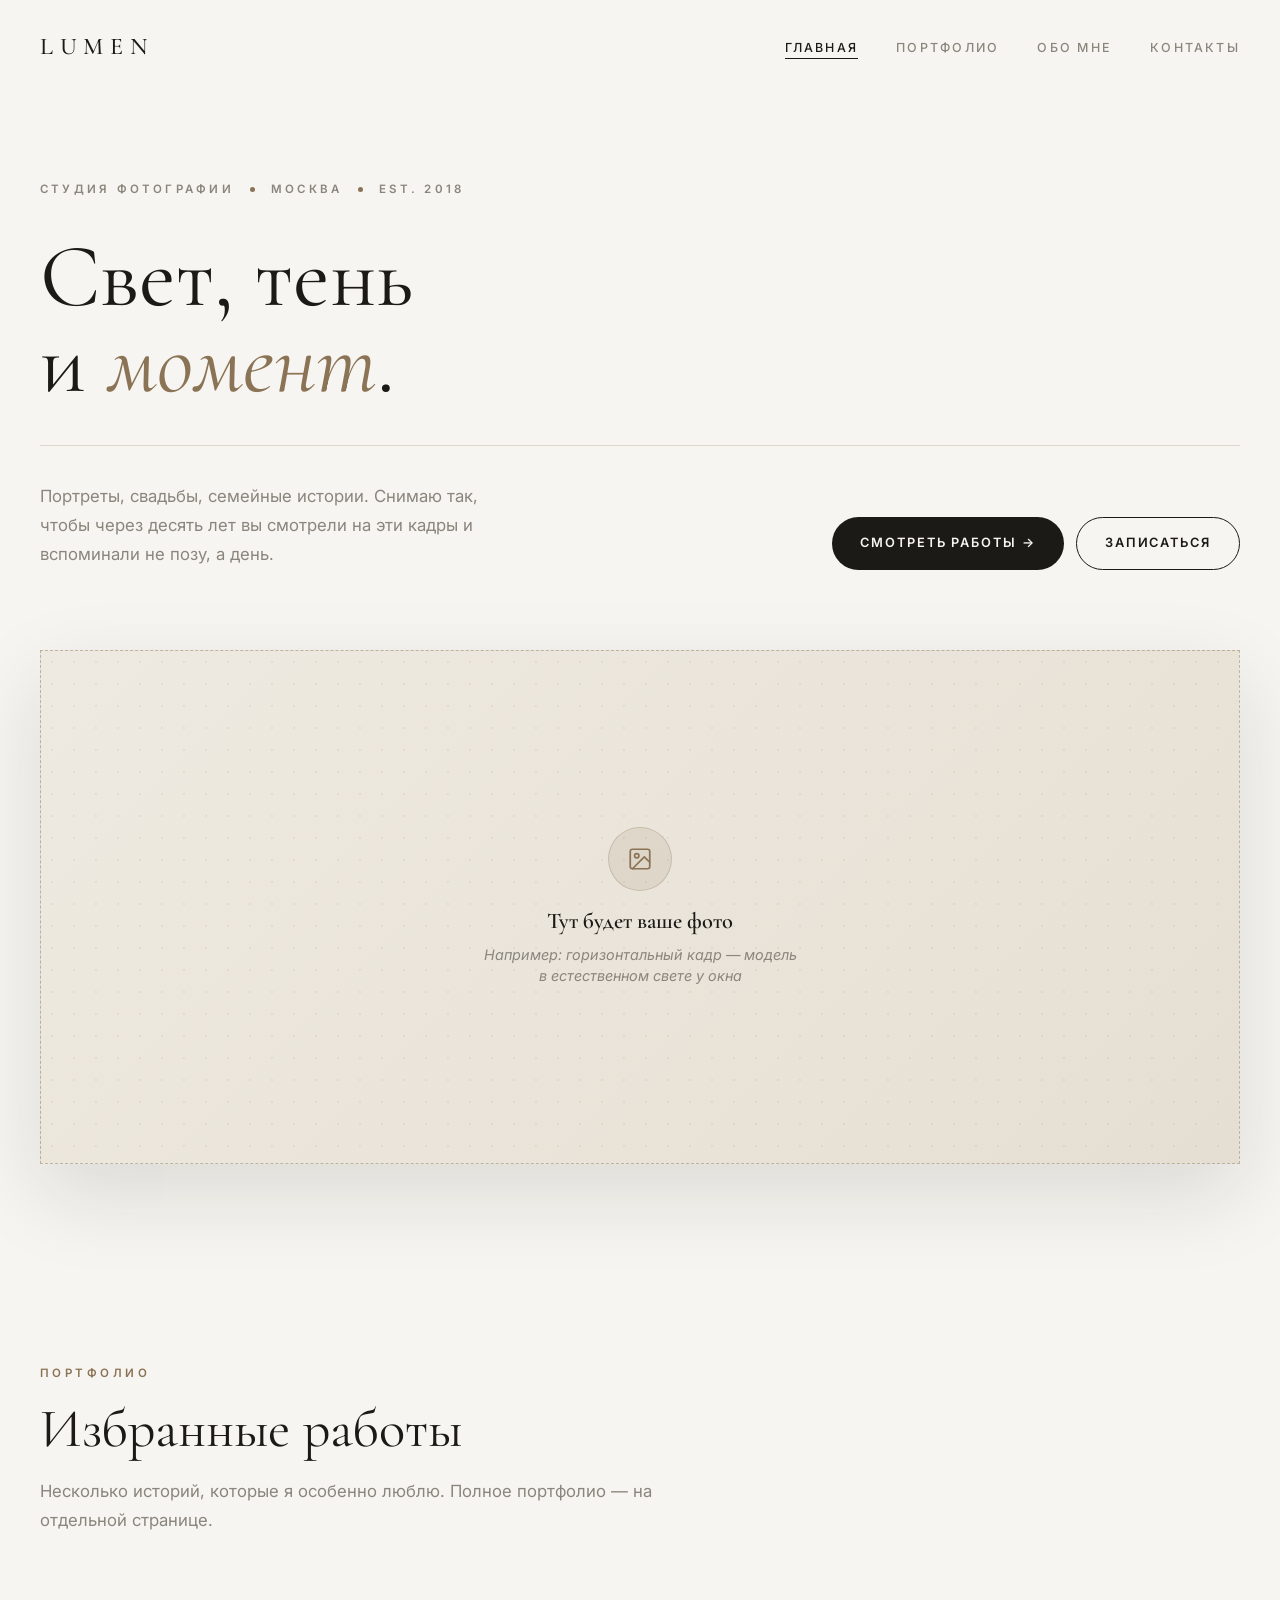
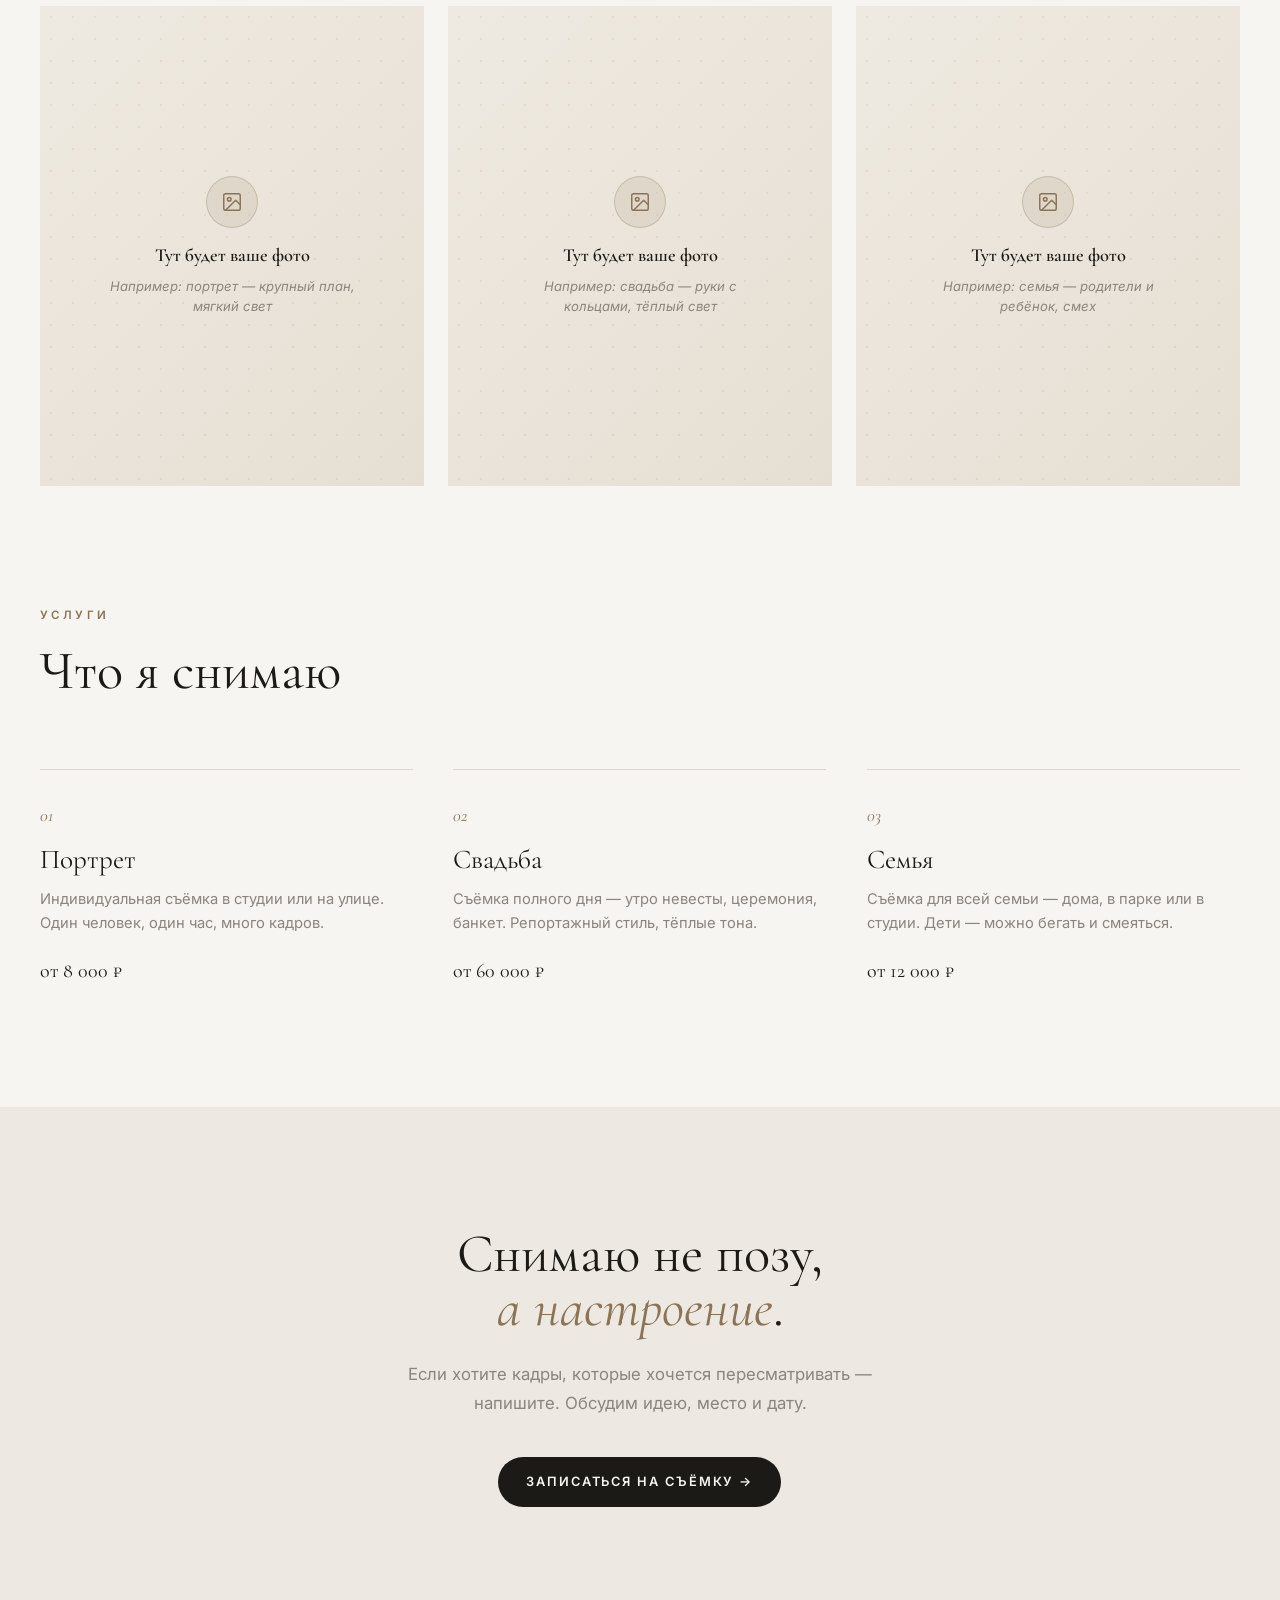
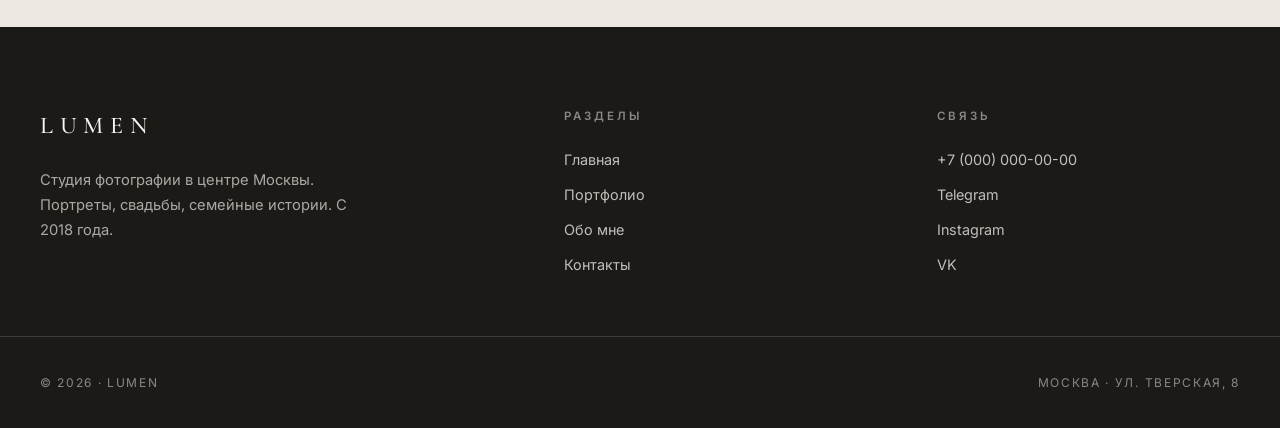
<file: photographer/index.html>
<!DOCTYPE html>
<html lang="ru">
<head>
<meta charset="UTF-8">
<meta name="viewport" content="width=device-width, initial-scale=1.0">
<title>LUMEN — студия фотографии</title>
<link rel="preconnect" href="https://fonts.googleapis.com">
<link rel="preconnect" href="https://fonts.gstatic.com" crossorigin>
<link href="https://fonts.googleapis.com/css2?family=Cormorant+Garamond:ital,wght@0,400;0,500;0,600;1,400;1,500&family=Inter:wght@400;500;600;700&display=swap" rel="stylesheet">
<link rel="stylesheet" href="style.css">
</head>
<body>

<!-- NAV -->
<nav class="nav" id="nav">
  <div class="nav-inner">
    <a href="index.html" class="logo">LUMEN</a>
    <ul class="nav-links" id="navLinks">
      <li><a href="index.html" class="active">Главная</a></li>
      <li><a href="portfolio.html">Портфолио</a></li>
      <li><a href="about.html">Обо мне</a></li>
      <li><a href="contact.html">Контакты</a></li>
    </ul>
    <button class="burger" id="burger" aria-label="Меню">
      <span></span><span></span><span></span>
    </button>
  </div>
</nav>

<!-- HERO -->
<header class="hero">
  <div class="hero-inner">
    <div class="hero-meta">
      <span>Студия фотографии</span>
      <span class="dot"></span>
      <span>Москва</span>
      <span class="dot"></span>
      <span>Est. 2018</span>
    </div>
    <h1>Свет, тень<br>и <em>момент</em>.</h1>
    <div class="hero-bottom">
      <p>Портреты, свадьбы, семейные истории. Снимаю так, чтобы через десять лет вы смотрели на эти кадры и вспоминали не позу, а день.</p>
      <div class="hero-cta">
        <a href="portfolio.html" class="btn btn-dark">Смотреть работы →</a>
        <a href="contact.html" class="btn btn-outline">Записаться</a>
      </div>
    </div>
    <div class="hero-photo">
      <div class="photo-slot photo-slot-lg">
        <div class="photo-slot-inner">
          <div class="photo-slot-icon">
            <svg viewBox="0 0 24 24" fill="none" stroke="currentColor" stroke-width="1.6" stroke-linecap="round" stroke-linejoin="round"><rect x="3" y="3" width="18" height="18" rx="2"/><circle cx="9" cy="9" r="2"/><path d="M21 15l-5-5L5 21"/></svg>
          </div>
          <strong>Тут будет ваше фото</strong>
          <span>Например: горизонтальный кадр — модель в естественном свете у окна</span>
        </div>
      </div>
    </div>
  </div>
</header>

<!-- WORKS PREVIEW -->
<section>
  <div class="wrap">
    <div class="sec-head rv">
      <span class="sec-label">Портфолио</span>
      <h2>Избранные работы</h2>
      <p>Несколько историй, которые я особенно люблю. Полное портфолио — на отдельной странице.</p>
    </div>
    <div class="works-grid">
      <a href="portfolio.html" class="work-card rv">
        <div class="photo-slot">
          <div class="photo-slot-inner">
            <div class="photo-slot-icon">
              <svg viewBox="0 0 24 24" fill="none" stroke="currentColor" stroke-width="1.6" stroke-linecap="round" stroke-linejoin="round"><rect x="3" y="3" width="18" height="18" rx="2"/><circle cx="9" cy="9" r="2"/><path d="M21 15l-5-5L5 21"/></svg>
            </div>
            <strong>Тут будет ваше фото</strong>
            <span>Например: портрет — крупный план, мягкий свет</span>
          </div>
        </div>
        <div class="work-meta">
          <span class="cat">Портрет</span>
          <span class="title">Тихая комната</span>
        </div>
      </a>
      <a href="portfolio.html" class="work-card rv" style="--d:.1s">
        <div class="photo-slot">
          <div class="photo-slot-inner">
            <div class="photo-slot-icon">
              <svg viewBox="0 0 24 24" fill="none" stroke="currentColor" stroke-width="1.6" stroke-linecap="round" stroke-linejoin="round"><rect x="3" y="3" width="18" height="18" rx="2"/><circle cx="9" cy="9" r="2"/><path d="M21 15l-5-5L5 21"/></svg>
            </div>
            <strong>Тут будет ваше фото</strong>
            <span>Например: свадьба — руки с кольцами, тёплый свет</span>
          </div>
        </div>
        <div class="work-meta">
          <span class="cat">Свадьба</span>
          <span class="title">Марина и Павел</span>
        </div>
      </a>
      <a href="portfolio.html" class="work-card rv" style="--d:.2s">
        <div class="photo-slot">
          <div class="photo-slot-inner">
            <div class="photo-slot-icon">
              <svg viewBox="0 0 24 24" fill="none" stroke="currentColor" stroke-width="1.6" stroke-linecap="round" stroke-linejoin="round"><rect x="3" y="3" width="18" height="18" rx="2"/><circle cx="9" cy="9" r="2"/><path d="M21 15l-5-5L5 21"/></svg>
            </div>
            <strong>Тут будет ваше фото</strong>
            <span>Например: семья — родители и ребёнок, смех</span>
          </div>
        </div>
        <div class="work-meta">
          <span class="cat">Семья</span>
          <span class="title">Утро в парке</span>
        </div>
      </a>
    </div>
  </div>
</section>

<!-- SERVICES BRIEF -->
<section style="padding-top:0">
  <div class="wrap">
    <div class="sec-head rv">
      <span class="sec-label">Услуги</span>
      <h2>Что я снимаю</h2>
    </div>
    <div class="services-brief">
      <div class="service-brief rv">
        <div class="num">01</div>
        <h3>Портрет</h3>
        <p>Индивидуальная съёмка в студии или на улице. Один человек, один час, много кадров.</p>
        <div class="price">от 8 000 ₽</div>
      </div>
      <div class="service-brief rv" style="--d:.1s">
        <div class="num">02</div>
        <h3>Свадьба</h3>
        <p>Съёмка полного дня — утро невесты, церемония, банкет. Репортажный стиль, тёплые тона.</p>
        <div class="price">от 60 000 ₽</div>
      </div>
      <div class="service-brief rv" style="--d:.2s">
        <div class="num">03</div>
        <h3>Семья</h3>
        <p>Съёмка для всей семьи — дома, в парке или в студии. Дети — можно бегать и смеяться.</p>
        <div class="price">от 12 000 ₽</div>
      </div>
    </div>
  </div>
</section>

<!-- CTA -->
<section class="cta-block">
  <div class="wrap">
    <h2 class="rv">Снимаю не позу,<br><em>а настроение</em>.</h2>
    <p class="rv" style="--d:.1s">Если хотите кадры, которые хочется пересматривать — напишите. Обсудим идею, место и дату.</p>
    <a href="contact.html" class="btn btn-dark rv" style="--d:.2s">Записаться на съёмку →</a>
  </div>
</section>

<!-- FOOTER -->
<footer>
  <div class="footer-inner">
    <div class="footer-brand">
      <div class="logo">LUMEN</div>
      <p>Студия фотографии в центре Москвы. Портреты, свадьбы, семейные истории. С 2018 года.</p>
    </div>
    <div class="footer-col">
      <h4>Разделы</h4>
      <ul>
        <li><a href="index.html">Главная</a></li>
        <li><a href="portfolio.html">Портфолио</a></li>
        <li><a href="about.html">Обо мне</a></li>
        <li><a href="contact.html">Контакты</a></li>
      </ul>
    </div>
    <div class="footer-col">
      <h4>Связь</h4>
      <ul>
        <li><a href="tel:+70000000000">+7 (000) 000-00-00</a></li>
        <li><a href="https://t.me/" target="_blank" rel="noopener">Telegram</a></li>
        <li><a href="#">Instagram</a></li>
        <li><a href="#">VK</a></li>
      </ul>
    </div>
  </div>
  <div class="footer-bottom">
    <span>© 2026 · LUMEN</span>
    <span>Москва · ул. Тверская, 8</span>
  </div>
</footer>

<script src="script.js"></script>
</body>
</html>
</file>
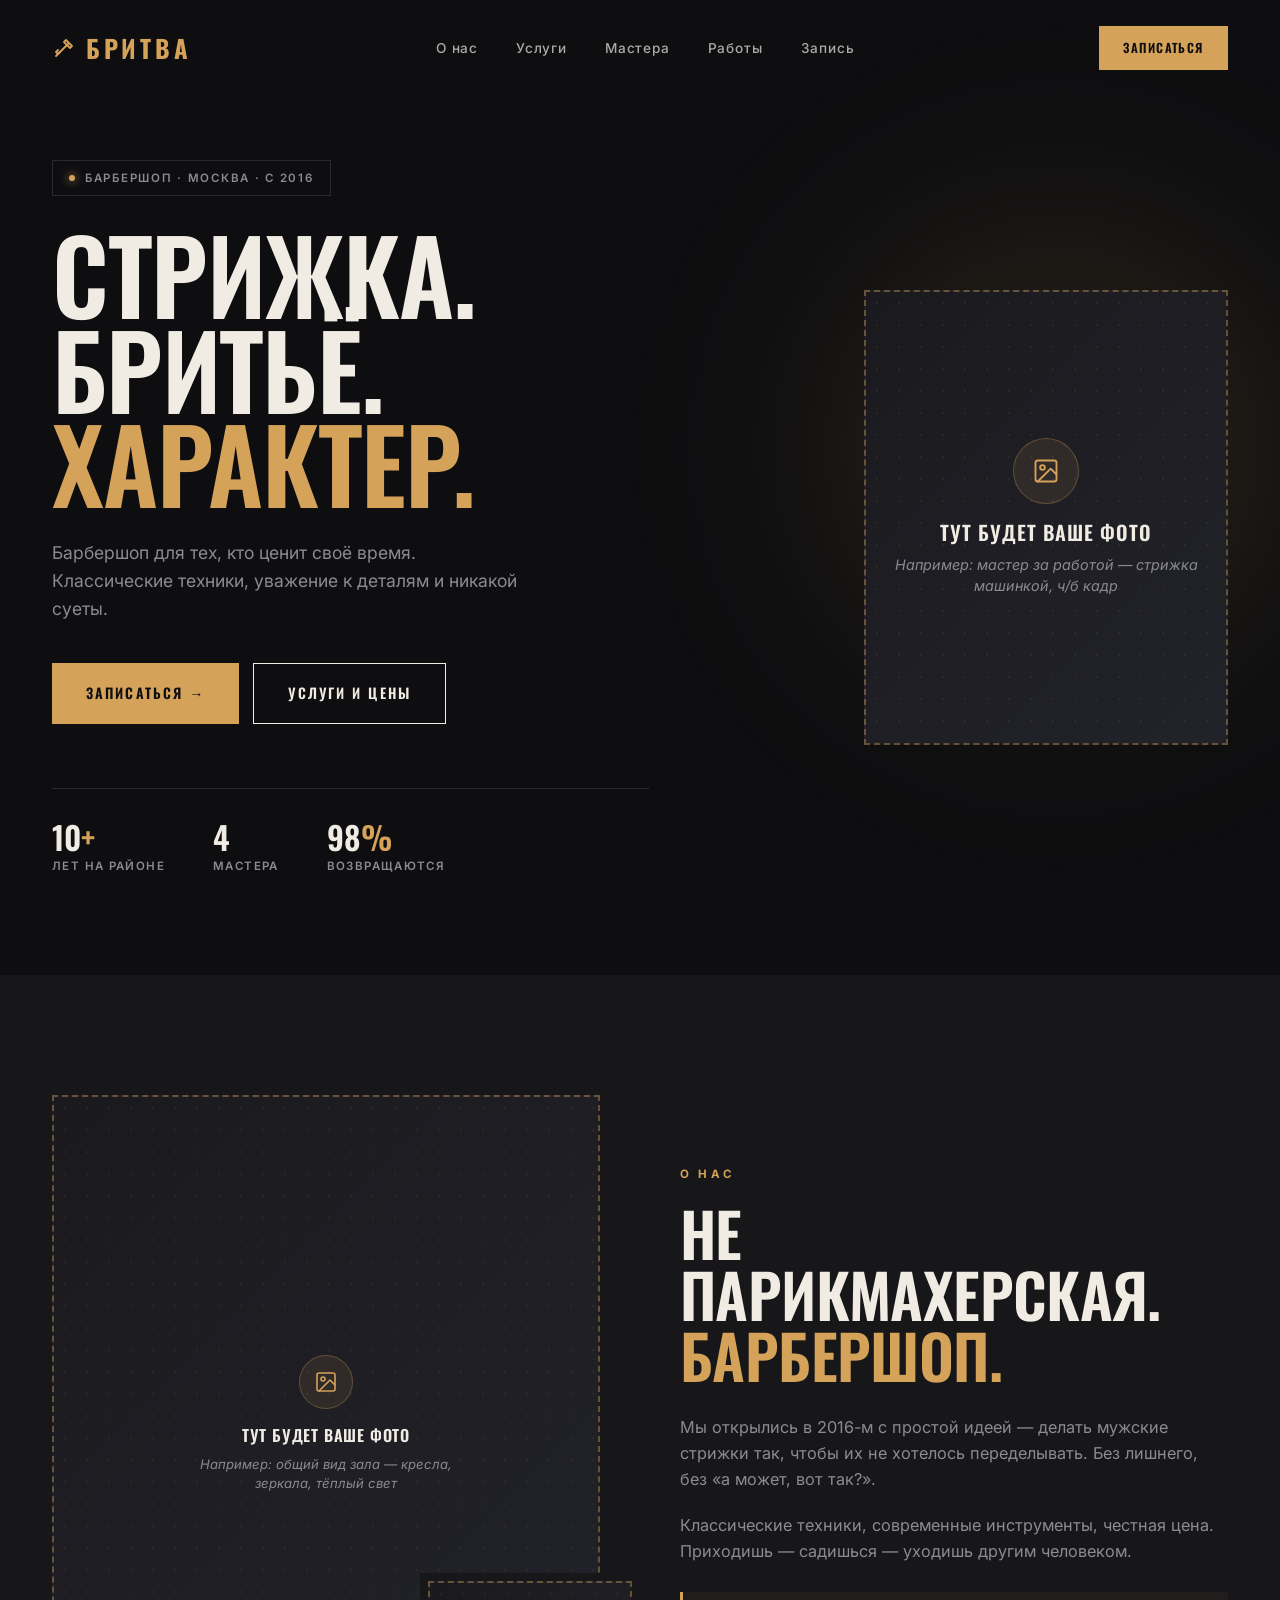
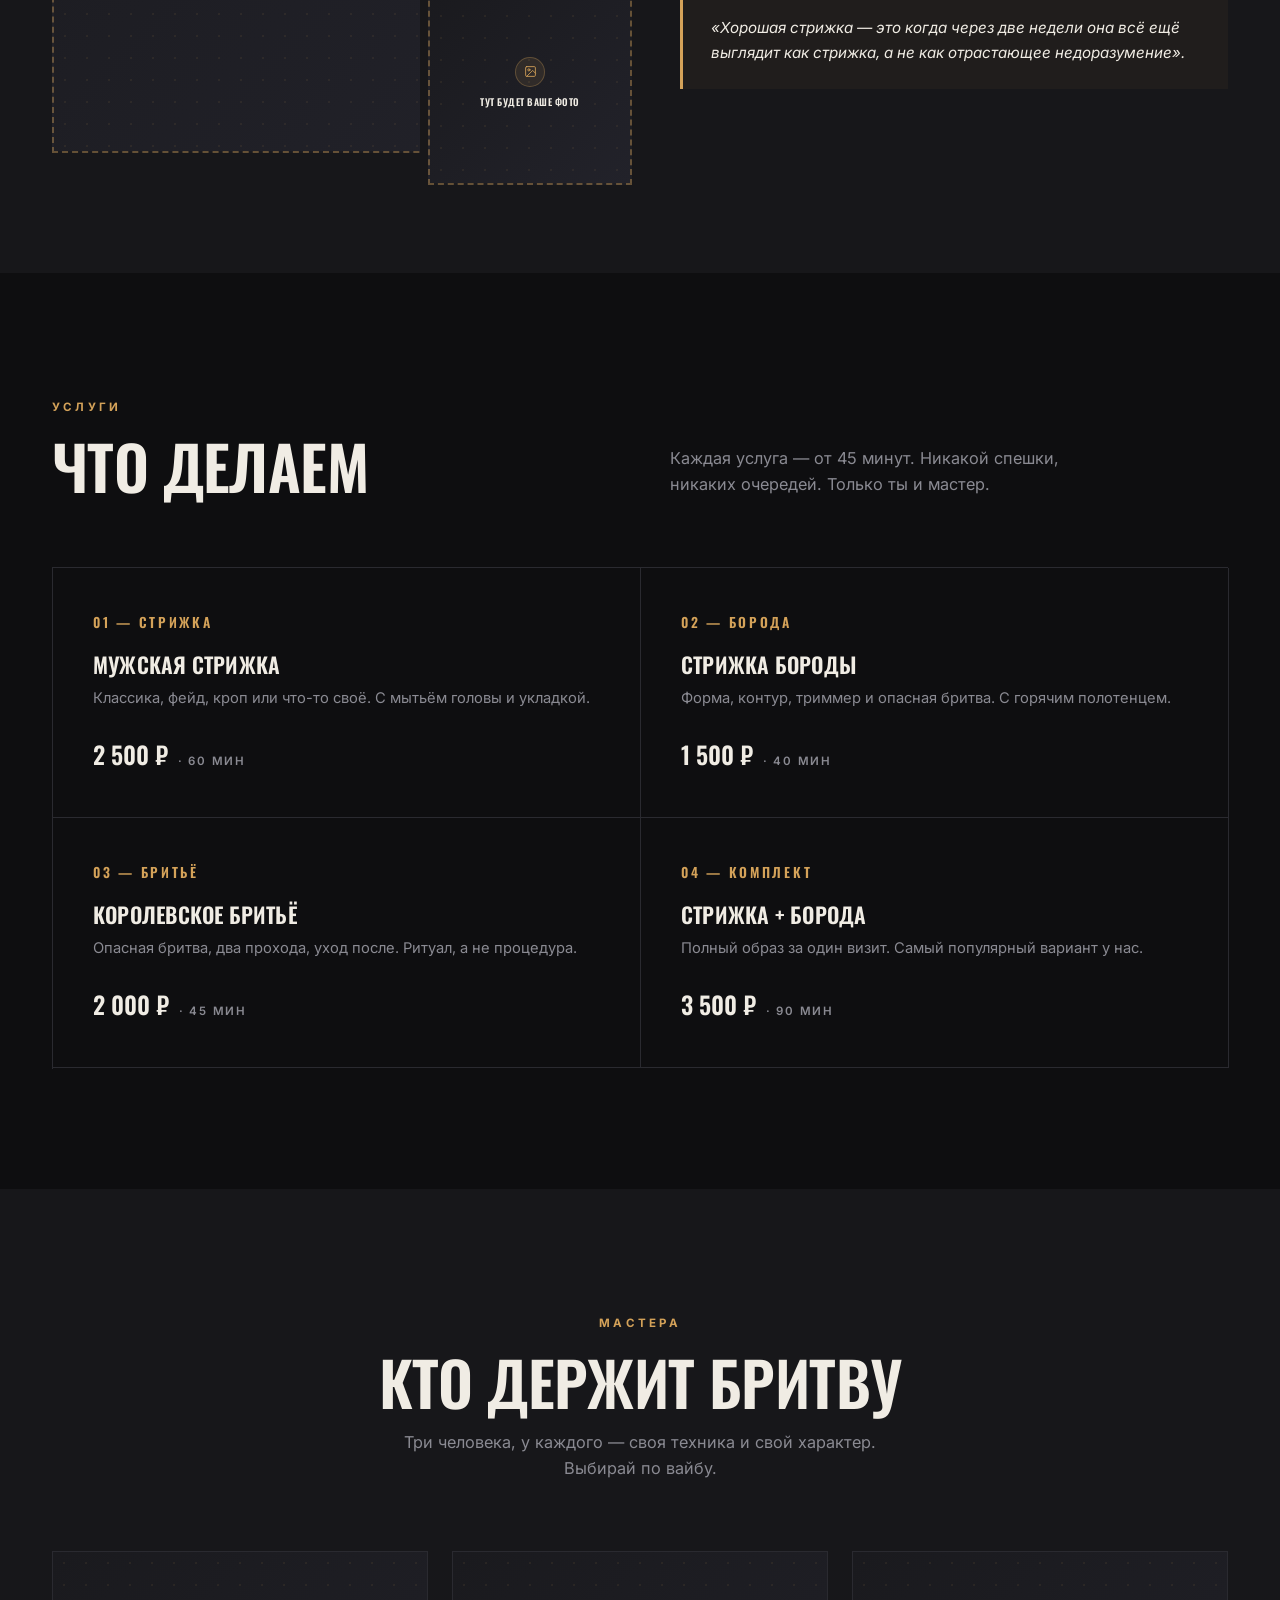
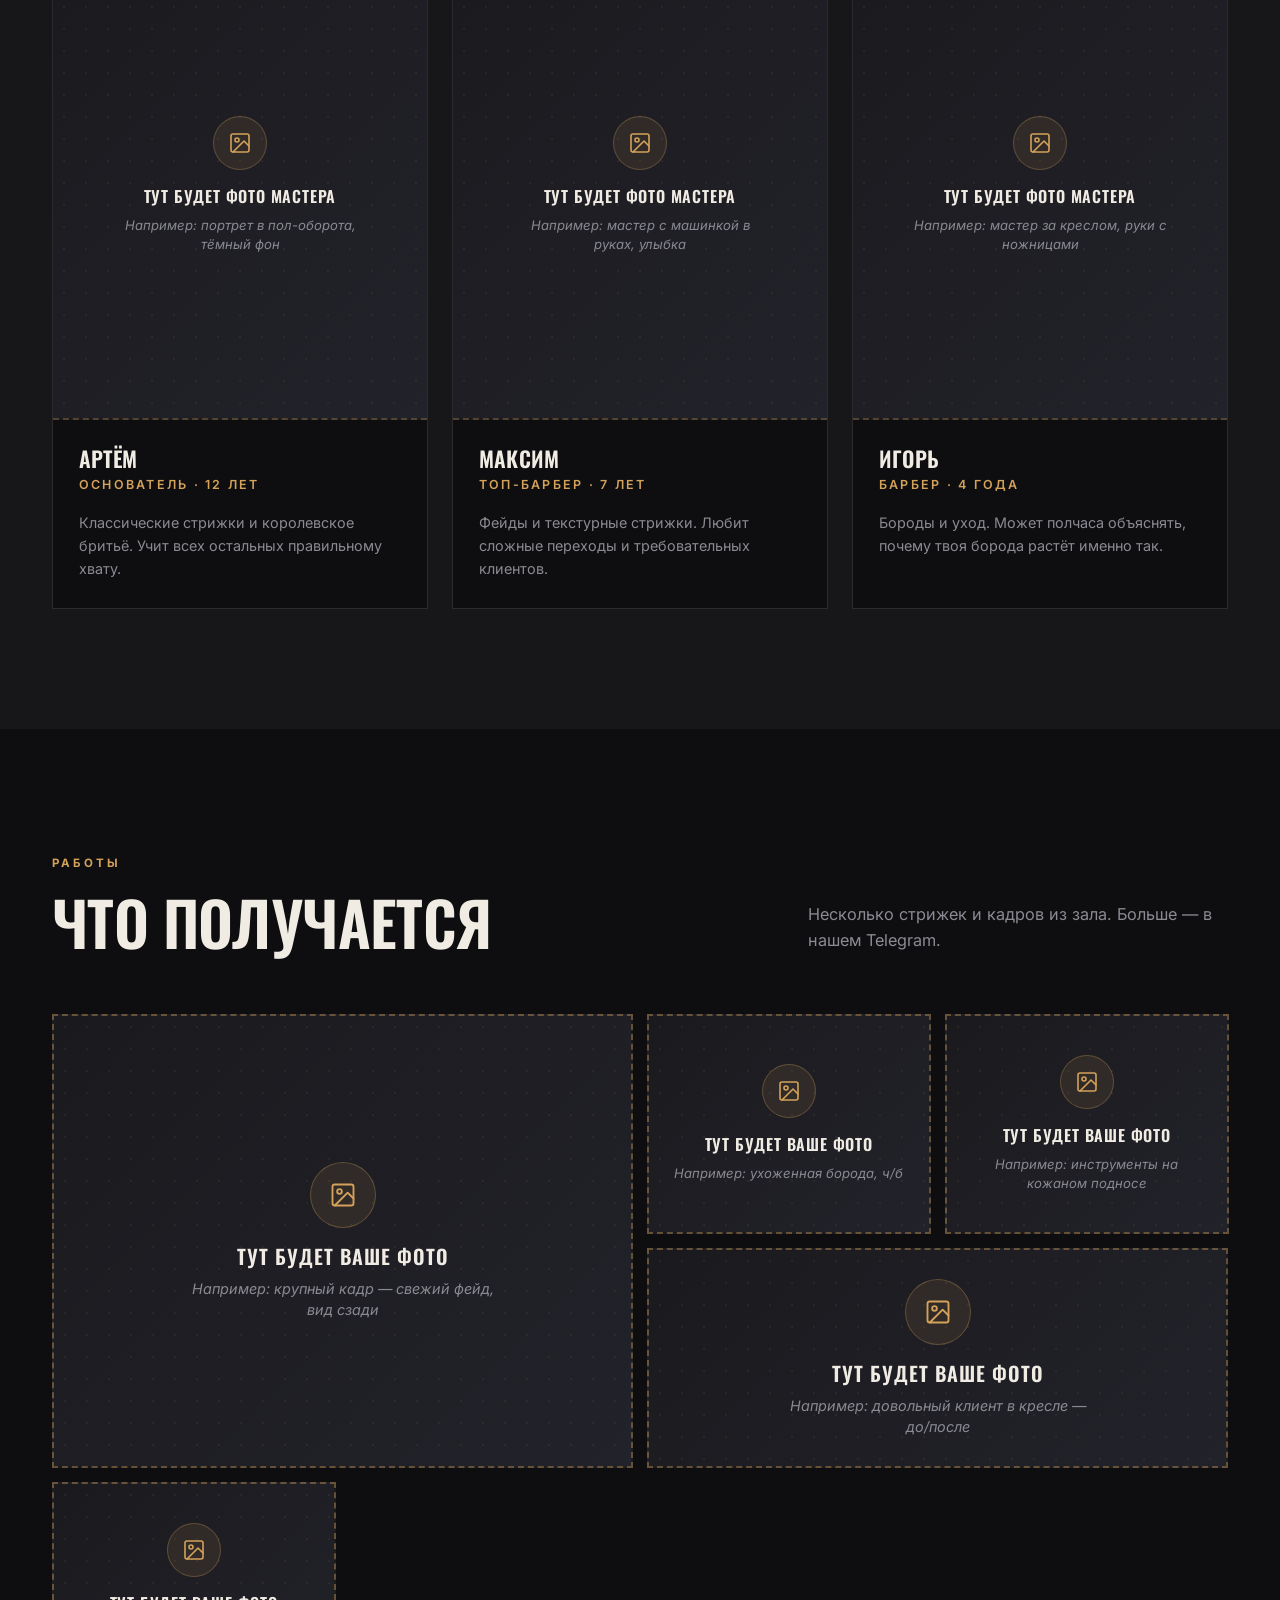
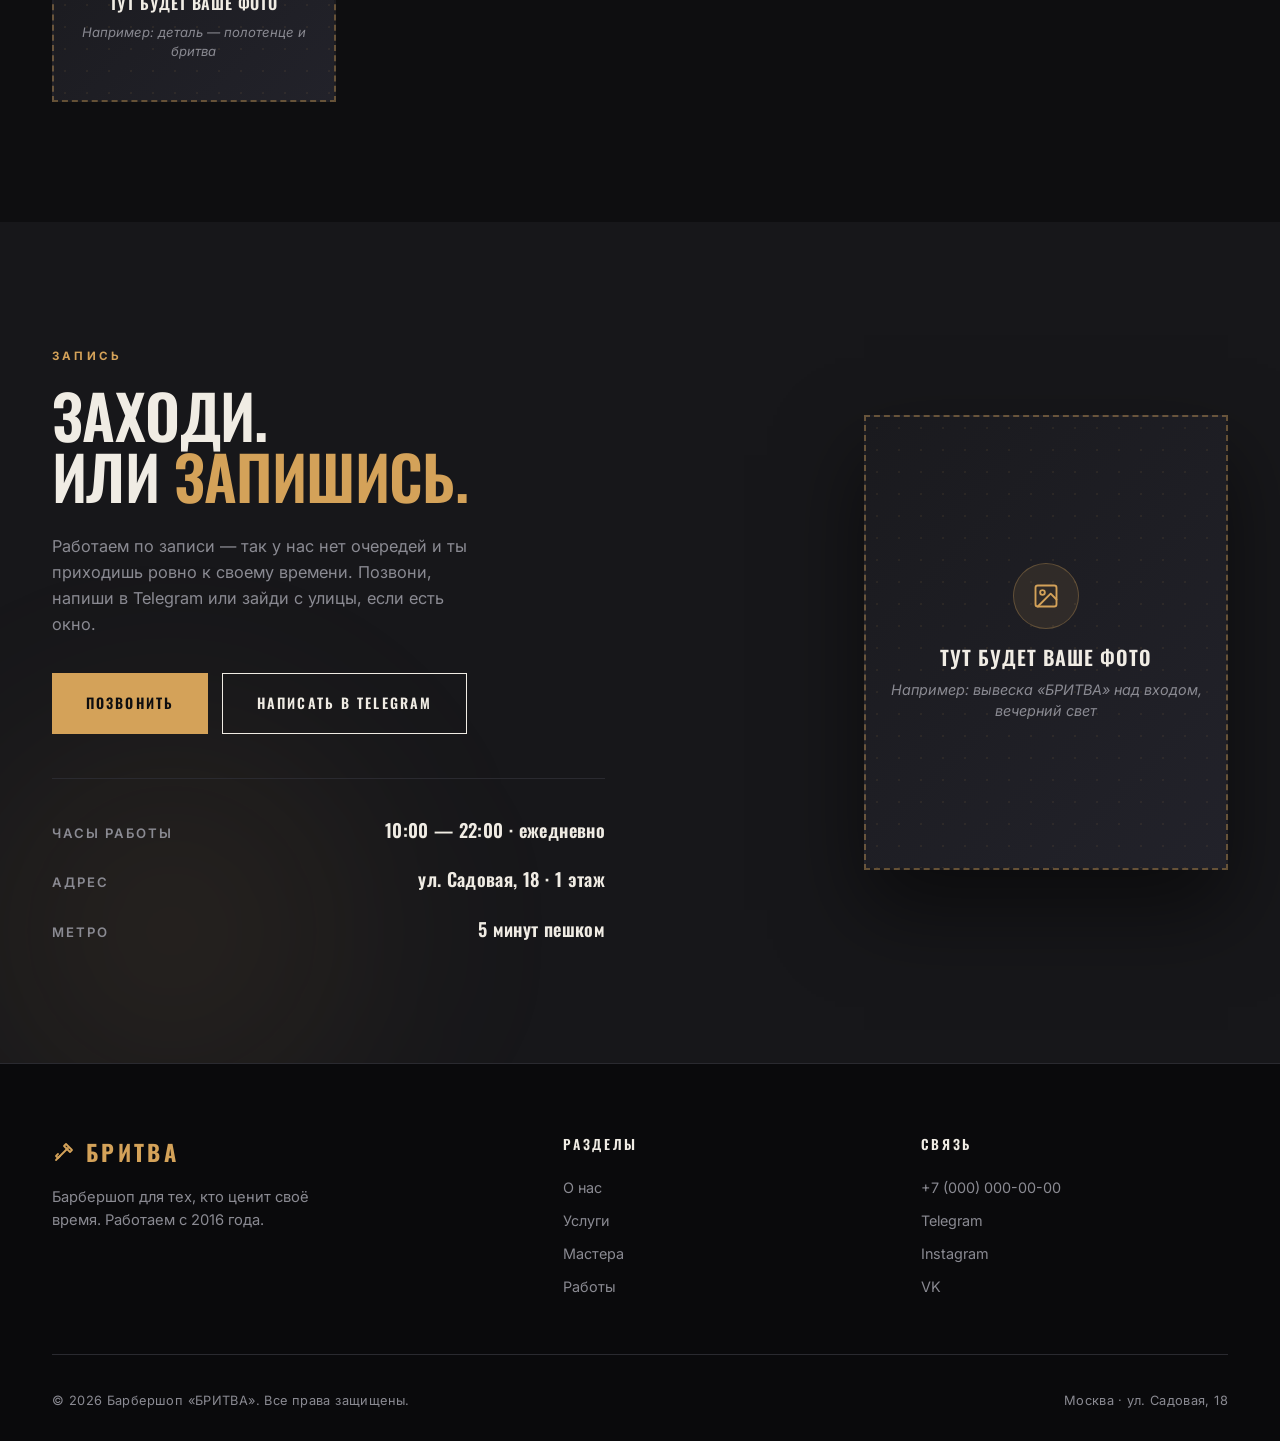
<file: britva.html>
<!DOCTYPE html>
<html lang="ru">
<head>
<meta charset="UTF-8">
<meta name="viewport" content="width=device-width, initial-scale=1.0">
<title>БРИТВА — барбершоп в центре Москвы</title>
<link rel="preconnect" href="https://fonts.googleapis.com">
<link rel="preconnect" href="https://fonts.gstatic.com" crossorigin>
<link href="https://fonts.googleapis.com/css2?family=Oswald:wght@400;500;600;700&family=Inter:wght@400;500;600;700&display=swap" rel="stylesheet">
<style>
  :root{
    --bg:#0e0e10;
    --bg-2:#17171a;
    --bg-3:#1f1f24;
    --text:#f0ece4;
    --muted:#8a8a92;
    --accent:#d4a259;
    --accent-2:#e8b878;
    --line:#2a2a30;
  }
  *{margin:0;padding:0;box-sizing:border-box}
  html{scroll-behavior:smooth}
  body{
    font-family:'Inter',system-ui,sans-serif;
    background:var(--bg);color:var(--text);
    line-height:1.6;overflow-x:hidden;
    -webkit-font-smoothing:antialiased;
  }
  a{color:inherit;text-decoration:none}
  img{display:block;max-width:100%}
  .wrap{max-width:1240px;margin:0 auto;padding:0 32px}

  h1,h2,h3{font-family:'Oswald',sans-serif;font-weight:600;line-height:1;letter-spacing:-.01em;text-transform:uppercase}
  h1{font-size:clamp(3rem,8vw,6.5rem);line-height:.92}
  h2{font-size:clamp(2.2rem,5vw,3.8rem);line-height:1}
  h3{font-size:1.35rem;letter-spacing:.01em}

  .eyebrow{
    display:inline-block;font-size:.72rem;letter-spacing:.28em;
    text-transform:uppercase;font-weight:700;color:var(--accent);
    margin-bottom:20px;font-family:'Inter',sans-serif;
  }

  /* ---------- BUTTONS ---------- */
  .btn{
    display:inline-flex;align-items:center;gap:10px;
    padding:18px 34px;
    font-family:'Oswald',sans-serif;font-size:.88rem;font-weight:600;
    letter-spacing:.15em;text-transform:uppercase;
    transition:.3s cubic-bezier(.2,.8,.2,1);cursor:pointer;
    border:none;
  }
  .btn-accent{background:var(--accent);color:#0e0e10}
  .btn-accent:hover{background:var(--accent-2);transform:translateY(-2px);box-shadow:0 14px 32px rgba(212,162,89,.25)}
  .btn-outline{background:transparent;color:var(--text);border:1.5px solid var(--text)}
  .btn-outline:hover{background:var(--text);color:var(--bg)}

  /* ---------- NAV ---------- */
  .nav{position:fixed;top:0;left:0;right:0;z-index:100;padding:26px 0;transition:.4s}
  .nav.scrolled{padding:16px 0;background:rgba(14,14,16,.92);backdrop-filter:blur(16px);-webkit-backdrop-filter:blur(16px);border-bottom:1px solid var(--line)}
  .nav-inner{max-width:1240px;margin:0 auto;padding:0 32px;display:flex;align-items:center;justify-content:space-between;gap:24px}
  .logo{font-family:'Oswald',sans-serif;font-size:1.55rem;font-weight:700;letter-spacing:.15em;color:var(--text);display:flex;align-items:center;gap:10px}
  .logo span{color:var(--accent)}
  .logo svg{width:24px;height:24px;color:var(--accent)}
  .nav-links{display:flex;gap:38px;list-style:none}
  .nav-links a{font-size:.85rem;font-weight:500;letter-spacing:.06em;color:var(--text);opacity:.7;transition:.25s;position:relative}
  .nav-links a:hover{opacity:1;color:var(--accent)}
  .nav-links a::after{content:'';position:absolute;left:0;bottom:-8px;width:0;height:2px;background:var(--accent);transition:.3s}
  .nav-links a:hover::after{width:100%}
  .nav-cta{
    padding:12px 24px;background:var(--accent);color:#0e0e10;
    font-family:'Oswald',sans-serif;font-size:.78rem;font-weight:600;
    letter-spacing:.12em;text-transform:uppercase;transition:.3s;
  }
  .nav-cta:hover{background:var(--accent-2)}
  .burger{display:none;background:none;border:none;cursor:pointer;padding:8px}
  .burger span{display:block;width:26px;height:2px;background:var(--text);margin:6px 0;transition:.3s}

  /* ---------- PHOTO PLACEHOLDERS (dark) ---------- */
  .photo-slot{
    position:relative;width:100%;height:100%;
    background:linear-gradient(135deg,#1a1a1e 0%,#22222a 100%);
    border:2px dashed rgba(212,162,89,.4);
    display:flex;align-items:center;justify-content:center;
    overflow:hidden;color:var(--text);padding:20px;
    transition:.4s;
  }
  .photo-slot::before{
    content:'';position:absolute;inset:0;
    background-image:radial-gradient(circle,rgba(212,162,89,.08) 1px,transparent 1px);
    background-size:22px 22px;pointer-events:none;
  }
  .photo-slot-inner{position:relative;z-index:1;display:flex;flex-direction:column;align-items:center;text-align:center;gap:10px;max-width:100%}
  .photo-slot-icon{
    width:54px;height:54px;border-radius:50%;
    background:rgba(212,162,89,.1);color:var(--accent);
    border:1px solid rgba(212,162,89,.3);
    display:grid;place-items:center;margin-bottom:6px;flex-shrink:0;
  }
  .photo-slot-icon svg{width:24px;height:24px}
  .photo-slot strong{
    font-family:'Oswald',sans-serif;font-weight:600;font-size:1rem;
    letter-spacing:.05em;line-height:1.25;color:var(--text);
    text-transform:uppercase;word-break:break-word;
  }
  .photo-slot span{font-size:.82rem;color:var(--muted);font-style:italic;line-height:1.45;max-width:260px;word-break:break-word}
  .photo-slot-lg .photo-slot-icon{width:66px;height:66px}
  .photo-slot-lg .photo-slot-icon svg{width:28px;height:28px}
  .photo-slot-lg strong{font-size:1.25rem}
  .photo-slot-lg span{font-size:.9rem;max-width:320px}
  .photo-slot-sm{padding:8px}
  .photo-slot-sm .photo-slot-icon{width:30px;height:30px;margin:0}
  .photo-slot-sm .photo-slot-icon svg{width:13px;height:13px}
  .photo-slot-sm strong{font-size:.6rem;line-height:1.2}
  .photo-slot-sm span{display:none}

  /* ---------- HERO ---------- */
  .hero{padding:160px 0 100px;position:relative;overflow:hidden}
  .hero::before{
    content:'';position:absolute;top:10%;right:-10%;
    width:700px;height:700px;border-radius:50%;
    background:radial-gradient(circle,rgba(212,162,89,.18),transparent 65%);
    filter:blur(90px);pointer-events:none;
  }
  .hero-inner{
    max-width:1240px;margin:0 auto;padding:0 32px;
    display:grid;grid-template-columns:1.15fr 1fr;gap:60px;align-items:center;
    position:relative;z-index:1;
  }
  .hero-badge{
    display:inline-flex;align-items:center;gap:10px;
    padding:8px 16px;border:1px solid var(--line);
    font-size:.72rem;font-weight:600;letter-spacing:.15em;
    text-transform:uppercase;color:var(--muted);margin-bottom:30px;
  }
  .hero-badge::before{
    content:'';width:6px;height:6px;border-radius:50%;
    background:var(--accent);box-shadow:0 0 10px var(--accent);
    animation:pulse 2s infinite;
  }
  @keyframes pulse{0%,100%{opacity:1}50%{opacity:.4}}
  .hero h1{margin-bottom:30px}
  .hero h1 em{font-style:normal;color:var(--accent)}
  .hero p{font-size:1.1rem;color:var(--muted);max-width:480px;margin-bottom:40px}
  .hero-cta{display:flex;gap:14px;flex-wrap:wrap;margin-bottom:64px}
  .hero-stats{display:flex;gap:48px;flex-wrap:wrap;padding-top:32px;border-top:1px solid var(--line)}
  .hero-stats div{display:flex;flex-direction:column;gap:4px}
  .hero-stats strong{font-family:'Oswald',sans-serif;font-size:2rem;line-height:1;color:var(--text);font-weight:600}
  .hero-stats strong em{font-style:normal;color:var(--accent)}
  .hero-stats span{font-size:.72rem;color:var(--muted);text-transform:uppercase;letter-spacing:.12em;font-weight:600}
  .hero-media{position:relative;aspect-ratio:4/5;max-width:540px;margin-left:auto}

  /* ---------- ABOUT ---------- */
  .about{padding:120px 0;background:var(--bg-2);position:relative}
  .about-grid{display:grid;grid-template-columns:1fr 1fr;gap:80px;align-items:center}
  .about-media{position:relative;aspect-ratio:5/6;max-width:560px}
  .about-photo-accent{
    position:absolute;bottom:-40px;right:-40px;
    width:220px;height:220px;
    border:8px solid var(--bg-2);
    z-index:2;
  }
  .about-copy .eyebrow{color:var(--accent)}
  .about-copy h2{margin-bottom:28px}
  .about-copy h2 em{font-style:normal;color:var(--accent)}
  .about-copy p{color:var(--muted);margin-bottom:20px;font-size:1.02rem}
  .about-quote{
    margin-top:28px;padding:24px 28px;
    border-left:3px solid var(--accent);
    background:rgba(212,162,89,.05);
    font-style:italic;color:var(--text);font-size:.95rem;
  }

  /* ---------- SERVICES ---------- */
  .services{padding:120px 0;position:relative}
  .services-head{display:grid;grid-template-columns:1fr 1fr;gap:60px;align-items:end;margin-bottom:70px}
  .services-head p{color:var(--muted);font-size:1.02rem;max-width:420px}
  .services-grid{display:grid;grid-template-columns:repeat(2,1fr);border-top:1px solid var(--line);border-left:1px solid var(--line)}
  .service{
    padding:44px 40px;
    border-right:1px solid var(--line);border-bottom:1px solid var(--line);
    background:var(--bg);transition:.4s;position:relative;overflow:hidden;
  }
  .service::before{
    content:'';position:absolute;left:0;top:0;bottom:0;width:3px;
    background:var(--accent);transform:scaleY(0);transform-origin:top;transition:.4s;
  }
  .service:hover{background:var(--bg-2)}
  .service:hover::before{transform:scaleY(1)}
  .service-num{
    font-family:'Oswald',sans-serif;font-size:.85rem;font-weight:600;
    color:var(--accent);letter-spacing:.2em;margin-bottom:20px;
  }
  .service h3{margin-bottom:12px;color:var(--text)}
  .service p{color:var(--muted);font-size:.92rem;margin-bottom:24px}
  .service-price{
    font-family:'Oswald',sans-serif;font-size:1.5rem;font-weight:600;
    color:var(--text);display:flex;align-items:baseline;gap:10px;flex-wrap:wrap;
  }
  .service-price em{
    font-style:normal;font-size:.72rem;letter-spacing:.15em;
    color:var(--muted);text-transform:uppercase;
    font-family:'Inter',sans-serif;font-weight:600;
  }

  /* ---------- MASTERS ---------- */
  .masters{padding:120px 0;background:var(--bg-2)}
  .masters-head{text-align:center;margin-bottom:70px}
  .masters-head p{color:var(--muted);font-size:1.02rem;max-width:520px;margin:16px auto 0}
  .masters-grid{display:grid;grid-template-columns:repeat(3,1fr);gap:24px}
  .master{background:var(--bg);border:1px solid var(--line);transition:.4s;overflow:hidden}
  .master:hover{transform:translateY(-6px);border-color:rgba(212,162,89,.4)}
  .master-photo{aspect-ratio:4/5;position:relative}
  .master-photo .photo-slot{border:none;border-bottom:2px dashed rgba(212,162,89,.3)}
  .master-body{padding:28px 26px}
  .master h3{margin-bottom:6px;color:var(--text)}
  .master-role{font-size:.78rem;letter-spacing:.18em;text-transform:uppercase;color:var(--accent);font-weight:600;margin-bottom:16px;font-family:'Inter',sans-serif}
  .master p{color:var(--muted);font-size:.9rem;line-height:1.6}

  /* ---------- GALLERY ---------- */
  .gallery{padding:120px 0}
  .gallery-head{display:flex;justify-content:space-between;align-items:end;gap:30px;flex-wrap:wrap;margin-bottom:60px}
  .gallery-head p{color:var(--muted);font-size:1.02rem;max-width:420px}
  .gallery-grid{display:grid;grid-template-columns:repeat(4,1fr);grid-auto-rows:220px;gap:14px}
  .gallery-item{position:relative;overflow:hidden;background:var(--bg-3)}
  .gallery-item:nth-child(1){grid-column:span 2;grid-row:span 2}
  .gallery-item:nth-child(4){grid-column:span 2}
  .gallery-item:hover .photo-slot{
    background:linear-gradient(135deg,#24242c 0%,#2c2c36 100%);
    border-color:rgba(212,162,89,.8);
  }

  /* ---------- BOOKING ---------- */
  .booking{padding:120px 0;background:var(--bg-2);position:relative;overflow:hidden}
  .booking::before{
    content:'';position:absolute;bottom:-20%;left:-10%;
    width:600px;height:600px;border-radius:50%;
    background:radial-gradient(circle,rgba(212,162,89,.1),transparent 70%);
    filter:blur(80px);pointer-events:none;
  }
  .booking-grid{display:grid;grid-template-columns:1fr 1fr;gap:70px;align-items:center;position:relative;z-index:1}
  .booking-copy .eyebrow{color:var(--accent)}
  .booking-copy h2{margin-bottom:26px}
  .booking-copy h2 em{font-style:normal;color:var(--accent)}
  .booking-copy p{color:var(--muted);margin-bottom:36px;font-size:1.02rem;max-width:440px}
  .booking-actions{display:flex;gap:14px;flex-wrap:wrap;margin-bottom:44px}
  .booking-info{display:flex;flex-direction:column;gap:20px;padding-top:36px;border-top:1px solid var(--line)}
  .booking-row{display:flex;justify-content:space-between;align-items:baseline;gap:20px;flex-wrap:wrap}
  .booking-row span{color:var(--muted);font-size:.82rem;text-transform:uppercase;letter-spacing:.15em;font-weight:600}
  .booking-row em{font-style:normal;font-family:'Oswald',sans-serif;font-size:1.15rem;font-weight:600;color:var(--text);letter-spacing:.02em}
  .booking-media{aspect-ratio:4/5;max-width:520px;margin-left:auto}
  .booking-media .photo-slot{box-shadow:0 40px 80px rgba(0,0,0,.5)}

  /* ---------- FOOTER ---------- */
  footer{background:#0a0a0c;border-top:1px solid var(--line);padding:70px 0 30px}
  .footer-inner{display:grid;grid-template-columns:1.5fr 1fr 1fr;gap:50px;margin-bottom:56px}
  .footer-brand p{color:var(--muted);font-size:.92rem;max-width:300px;margin-top:16px;line-height:1.6}
  .footer-col h4{font-family:'Oswald',sans-serif;font-size:.85rem;letter-spacing:.2em;text-transform:uppercase;color:var(--text);margin-bottom:20px;font-weight:600}
  .footer-col ul{list-style:none;display:flex;flex-direction:column;gap:10px}
  .footer-col a,.footer-col li{color:var(--muted);font-size:.9rem;transition:.2s}
  .footer-col a:hover{color:var(--accent)}
  .footer-bottom{
    padding-top:36px;border-top:1px solid var(--line);
    display:flex;justify-content:space-between;align-items:center;
    gap:20px;flex-wrap:wrap;font-size:.8rem;color:var(--muted);
    letter-spacing:.03em;
  }

  /* ---------- REVEAL ---------- */
  .reveal{opacity:0;transform:translateY(30px);transition:opacity .9s cubic-bezier(.2,.8,.2,1),transform .9s cubic-bezier(.2,.8,.2,1);transition-delay:var(--d,0s);will-change:opacity,transform}
  .reveal.in{opacity:1;transform:none}

  /* ---------- RESPONSIVE ---------- */
  @media(max-width:960px){
    .nav-links,.nav-cta{display:none}
    .burger{display:block}
    .nav-links.open{display:flex;flex-direction:column;position:absolute;top:100%;left:0;right:0;background:var(--bg-2);padding:24px 32px;gap:20px;border-bottom:1px solid var(--line)}
    .hero{padding:130px 0 80px}
    .hero-inner{grid-template-columns:1fr;gap:50px;text-align:left}
    .hero-media{max-width:480px;margin:0 auto;aspect-ratio:1}
    .hero-stats{gap:36px}
    .about-grid,.booking-grid{grid-template-columns:1fr;gap:60px}
    .about-photo-accent{width:170px;height:170px;right:16px;bottom:16px;border-width:6px}
    .services-head{grid-template-columns:1fr;gap:24px}
    .services-grid{grid-template-columns:1fr}
    .masters-grid{grid-template-columns:1fr;gap:20px}
    .gallery-grid{grid-template-columns:repeat(2,1fr);grid-auto-rows:180px}
    .gallery-item:nth-child(1){grid-column:span 2;grid-row:span 1}
    .gallery-item:nth-child(4){grid-column:span 1}
    .booking-media{order:-1;max-width:400px;margin:0 auto;aspect-ratio:1}
    .footer-inner{grid-template-columns:1fr 1fr;gap:40px}
    .footer-brand{grid-column:span 2}
    .wrap,.hero-inner,.nav-inner{padding-left:20px;padding-right:20px}
    section{padding:80px 0}
  }
  @media(max-width:520px){
    .gallery-grid{grid-template-columns:1fr;grid-auto-rows:200px}
    .gallery-item:nth-child(1){grid-column:span 1}
    .gallery-item:nth-child(4){grid-column:span 1}
    .footer-inner{grid-template-columns:1fr}
    .footer-brand{grid-column:span 1}
    .hero-stats{gap:24px}
    .service{padding:32px 26px}
  }
</style>
</head>
<body>

<!-- NAV -->
<nav class="nav" id="nav">
  <div class="nav-inner">
    <a href="#" class="logo">
      <svg viewBox="0 0 24 24" fill="none" stroke="currentColor" stroke-width="1.8" stroke-linecap="round" stroke-linejoin="round" aria-hidden="true">
        <path d="M4 20L16 8"/>
        <path d="M14 4l6 6-2 2-6-6z"/>
        <path d="M8 16l-2 2-2-2 2-2"/>
      </svg>
      <span>БРИТВА</span>
    </a>
    <ul class="nav-links" id="navLinks">
      <li><a href="#about">О нас</a></li>
      <li><a href="#services">Услуги</a></li>
      <li><a href="#masters">Мастера</a></li>
      <li><a href="#gallery">Работы</a></li>
      <li><a href="#booking">Запись</a></li>
    </ul>
    <a href="#booking" class="nav-cta">Записаться</a>
    <button class="burger" id="burger" aria-label="Меню">
      <span></span><span></span><span></span>
    </button>
  </div>
</nav>

<!-- HERO -->
<header class="hero">
  <div class="hero-inner">
    <div class="hero-copy">
      <span class="hero-badge">Барбершоп · Москва · с 2016</span>
      <h1>Стрижка.<br>Бритьё.<br><em>Характер.</em></h1>
      <p>Барбершоп для тех, кто ценит своё время. Классические техники, уважение к деталям и никакой суеты.</p>
      <div class="hero-cta">
        <a href="#booking" class="btn btn-accent">Записаться →</a>
        <a href="#services" class="btn btn-outline">Услуги и цены</a>
      </div>
      <div class="hero-stats">
        <div><strong>10<em>+</em></strong><span>лет на районе</span></div>
        <div><strong>4</strong><span>мастера</span></div>
        <div><strong>98<em>%</em></strong><span>возвращаются</span></div>
      </div>
    </div>
    <div class="hero-media">
      <div class="photo-slot photo-slot-lg">
        <div class="photo-slot-inner">
          <div class="photo-slot-icon">
            <svg viewBox="0 0 24 24" fill="none" stroke="currentColor" stroke-width="1.6" stroke-linecap="round" stroke-linejoin="round">
              <rect x="3" y="3" width="18" height="18" rx="2"/>
              <circle cx="9" cy="9" r="2"/>
              <path d="M21 15l-5-5L5 21"/>
            </svg>
          </div>
          <strong>Тут будет ваше фото</strong>
          <span>Например: мастер за работой — стрижка машинкой, ч/б кадр</span>
        </div>
      </div>
    </div>
  </div>
</header>

<!-- ABOUT -->
<section class="about" id="about">
  <div class="wrap about-grid">
    <div class="about-media reveal">
      <div class="photo-slot">
        <div class="photo-slot-inner">
          <div class="photo-slot-icon">
            <svg viewBox="0 0 24 24" fill="none" stroke="currentColor" stroke-width="1.6" stroke-linecap="round" stroke-linejoin="round">
              <rect x="3" y="3" width="18" height="18" rx="2"/>
              <circle cx="9" cy="9" r="2"/>
              <path d="M21 15l-5-5L5 21"/>
            </svg>
          </div>
          <strong>Тут будет ваше фото</strong>
          <span>Например: общий вид зала — кресла, зеркала, тёплый свет</span>
        </div>
      </div>
      <div class="about-photo-accent">
        <div class="photo-slot photo-slot-sm">
          <div class="photo-slot-inner">
            <div class="photo-slot-icon">
              <svg viewBox="0 0 24 24" fill="none" stroke="currentColor" stroke-width="1.6" stroke-linecap="round" stroke-linejoin="round">
                <rect x="3" y="3" width="18" height="18" rx="2"/>
                <circle cx="9" cy="9" r="2"/>
                <path d="M21 15l-5-5L5 21"/>
              </svg>
            </div>
            <strong>Тут будет ваше фото</strong>
            <span>Например: опасная бритва и помазок крупным планом</span>
          </div>
        </div>
      </div>
    </div>
    <div class="about-copy reveal" style="--d:.1s">
      <span class="eyebrow">О нас</span>
      <h2>Не парикмахерская.<br><em>Барбершоп.</em></h2>
      <p>Мы открылись в 2016-м с простой идеей — делать мужские стрижки так, чтобы их не хотелось переделывать. Без лишнего, без «а может, вот так?».</p>
      <p>Классические техники, современные инструменты, честная цена. Приходишь — садишься — уходишь другим человеком.</p>
      <div class="about-quote">«Хорошая стрижка — это когда через две недели она всё ещё выглядит как стрижка, а не как отрастающее недоразумение».</div>
    </div>
  </div>
</section>

<!-- SERVICES -->
<section class="services" id="services">
  <div class="wrap">
    <div class="services-head reveal">
      <div>
        <span class="eyebrow">Услуги</span>
        <h2>Что делаем</h2>
      </div>
      <p>Каждая услуга — от 45 минут. Никакой спешки, никаких очередей. Только ты и мастер.</p>
    </div>
    <div class="services-grid">
      <div class="service reveal">
        <div class="service-num">01 — СТРИЖКА</div>
        <h3>Мужская стрижка</h3>
        <p>Классика, фейд, кроп или что-то своё. С мытьём головы и укладкой.</p>
        <div class="service-price">2 500 ₽ <em>· 60 мин</em></div>
      </div>
      <div class="service reveal" style="--d:.05s">
        <div class="service-num">02 — БОРОДА</div>
        <h3>Стрижка бороды</h3>
        <p>Форма, контур, триммер и опасная бритва. С горячим полотенцем.</p>
        <div class="service-price">1 500 ₽ <em>· 40 мин</em></div>
      </div>
      <div class="service reveal" style="--d:.1s">
        <div class="service-num">03 — БРИТЬЁ</div>
        <h3>Королевское бритьё</h3>
        <p>Опасная бритва, два прохода, уход после. Ритуал, а не процедура.</p>
        <div class="service-price">2 000 ₽ <em>· 45 мин</em></div>
      </div>
      <div class="service reveal" style="--d:.15s">
        <div class="service-num">04 — КОМПЛЕКТ</div>
        <h3>Стрижка + борода</h3>
        <p>Полный образ за один визит. Самый популярный вариант у нас.</p>
        <div class="service-price">3 500 ₽ <em>· 90 мин</em></div>
      </div>
    </div>
  </div>
</section>

<!-- MASTERS -->
<section class="masters" id="masters">
  <div class="wrap">
    <div class="masters-head reveal">
      <span class="eyebrow">Мастера</span>
      <h2>Кто держит бритву</h2>
      <p>Три человека, у каждого — своя техника и свой характер. Выбирай по вайбу.</p>
    </div>
    <div class="masters-grid">
      <div class="master reveal">
        <div class="master-photo">
          <div class="photo-slot">
            <div class="photo-slot-inner">
              <div class="photo-slot-icon">
                <svg viewBox="0 0 24 24" fill="none" stroke="currentColor" stroke-width="1.6" stroke-linecap="round" stroke-linejoin="round">
                  <rect x="3" y="3" width="18" height="18" rx="2"/>
                  <circle cx="9" cy="9" r="2"/>
                  <path d="M21 15l-5-5L5 21"/>
                </svg>
              </div>
              <strong>Тут будет фото мастера</strong>
              <span>Например: портрет в пол-оборота, тёмный фон</span>
            </div>
          </div>
        </div>
        <div class="master-body">
          <h3>Артём</h3>
          <div class="master-role">Основатель · 12 лет</div>
          <p>Классические стрижки и королевское бритьё. Учит всех остальных правильному хвату.</p>
        </div>
      </div>
      <div class="master reveal" style="--d:.1s">
        <div class="master-photo">
          <div class="photo-slot">
            <div class="photo-slot-inner">
              <div class="photo-slot-icon">
                <svg viewBox="0 0 24 24" fill="none" stroke="currentColor" stroke-width="1.6" stroke-linecap="round" stroke-linejoin="round">
                  <rect x="3" y="3" width="18" height="18" rx="2"/>
                  <circle cx="9" cy="9" r="2"/>
                  <path d="M21 15l-5-5L5 21"/>
                </svg>
              </div>
              <strong>Тут будет фото мастера</strong>
              <span>Например: мастер с машинкой в руках, улыбка</span>
            </div>
          </div>
        </div>
        <div class="master-body">
          <h3>Максим</h3>
          <div class="master-role">Топ-барбер · 7 лет</div>
          <p>Фейды и текстурные стрижки. Любит сложные переходы и требовательных клиентов.</p>
        </div>
      </div>
      <div class="master reveal" style="--d:.2s">
        <div class="master-photo">
          <div class="photo-slot">
            <div class="photo-slot-inner">
              <div class="photo-slot-icon">
                <svg viewBox="0 0 24 24" fill="none" stroke="currentColor" stroke-width="1.6" stroke-linecap="round" stroke-linejoin="round">
                  <rect x="3" y="3" width="18" height="18" rx="2"/>
                  <circle cx="9" cy="9" r="2"/>
                  <path d="M21 15l-5-5L5 21"/>
                </svg>
              </div>
              <strong>Тут будет фото мастера</strong>
              <span>Например: мастер за креслом, руки с ножницами</span>
            </div>
          </div>
        </div>
        <div class="master-body">
          <h3>Игорь</h3>
          <div class="master-role">Барбер · 4 года</div>
          <p>Бороды и уход. Может полчаса объяснять, почему твоя борода растёт именно так.</p>
        </div>
      </div>
    </div>
  </div>
</section>

<!-- GALLERY -->
<section class="gallery" id="gallery">
  <div class="wrap">
    <div class="gallery-head reveal">
      <div>
        <span class="eyebrow">Работы</span>
        <h2>Что получается</h2>
      </div>
      <p>Несколько стрижек и кадров из зала. Больше — в нашем Telegram.</p>
    </div>
    <div class="gallery-grid">
      <div class="gallery-item reveal">
        <div class="photo-slot photo-slot-lg">
          <div class="photo-slot-inner">
            <div class="photo-slot-icon">
              <svg viewBox="0 0 24 24" fill="none" stroke="currentColor" stroke-width="1.6" stroke-linecap="round" stroke-linejoin="round">
                <rect x="3" y="3" width="18" height="18" rx="2"/>
                <circle cx="9" cy="9" r="2"/>
                <path d="M21 15l-5-5L5 21"/>
              </svg>
            </div>
            <strong>Тут будет ваше фото</strong>
            <span>Например: крупный кадр — свежий фейд, вид сзади</span>
          </div>
        </div>
      </div>
      <div class="gallery-item reveal" style="--d:.05s">
        <div class="photo-slot">
          <div class="photo-slot-inner">
            <div class="photo-slot-icon">
              <svg viewBox="0 0 24 24" fill="none" stroke="currentColor" stroke-width="1.6" stroke-linecap="round" stroke-linejoin="round">
                <rect x="3" y="3" width="18" height="18" rx="2"/>
                <circle cx="9" cy="9" r="2"/>
                <path d="M21 15l-5-5L5 21"/>
              </svg>
            </div>
            <strong>Тут будет ваше фото</strong>
            <span>Например: ухоженная борода, ч/б</span>
          </div>
        </div>
      </div>
      <div class="gallery-item reveal" style="--d:.1s">
        <div class="photo-slot">
          <div class="photo-slot-inner">
            <div class="photo-slot-icon">
              <svg viewBox="0 0 24 24" fill="none" stroke="currentColor" stroke-width="1.6" stroke-linecap="round" stroke-linejoin="round">
                <rect x="3" y="3" width="18" height="18" rx="2"/>
                <circle cx="9" cy="9" r="2"/>
                <path d="M21 15l-5-5L5 21"/>
              </svg>
            </div>
            <strong>Тут будет ваше фото</strong>
            <span>Например: инструменты на кожаном подносе</span>
          </div>
        </div>
      </div>
      <div class="gallery-item reveal" style="--d:.15s">
        <div class="photo-slot photo-slot-lg">
          <div class="photo-slot-inner">
            <div class="photo-slot-icon">
              <svg viewBox="0 0 24 24" fill="none" stroke="currentColor" stroke-width="1.6" stroke-linecap="round" stroke-linejoin="round">
                <rect x="3" y="3" width="18" height="18" rx="2"/>
                <circle cx="9" cy="9" r="2"/>
                <path d="M21 15l-5-5L5 21"/>
              </svg>
            </div>
            <strong>Тут будет ваше фото</strong>
            <span>Например: довольный клиент в кресле — до/после</span>
          </div>
        </div>
      </div>
      <div class="gallery-item reveal" style="--d:.2s">
        <div class="photo-slot">
          <div class="photo-slot-inner">
            <div class="photo-slot-icon">
              <svg viewBox="0 0 24 24" fill="none" stroke="currentColor" stroke-width="1.6" stroke-linecap="round" stroke-linejoin="round">
                <rect x="3" y="3" width="18" height="18" rx="2"/>
                <circle cx="9" cy="9" r="2"/>
                <path d="M21 15l-5-5L5 21"/>
              </svg>
            </div>
            <strong>Тут будет ваше фото</strong>
            <span>Например: деталь — полотенце и бритва</span>
          </div>
        </div>
      </div>
    </div>
  </div>
</section>

<!-- BOOKING -->
<section class="booking" id="booking">
  <div class="wrap booking-grid">
    <div class="booking-copy reveal">
      <span class="eyebrow">Запись</span>
      <h2>Заходи.<br>Или <em>запишись.</em></h2>
      <p>Работаем по записи — так у нас нет очередей и ты приходишь ровно к своему времени. Позвони, напиши в Telegram или зайди с улицы, если есть окно.</p>
      <div class="booking-actions">
        <a href="tel:+70000000000" class="btn btn-accent">Позвонить</a>
        <a href="https://t.me/" target="_blank" rel="noopener" class="btn btn-outline">Написать в Telegram</a>
      </div>
      <div class="booking-info">
        <div class="booking-row"><span>Часы работы</span><em>10:00 — 22:00 · ежедневно</em></div>
        <div class="booking-row"><span>Адрес</span><em>ул. Садовая, 18 · 1 этаж</em></div>
        <div class="booking-row"><span>Метро</span><em>5 минут пешком</em></div>
      </div>
    </div>
    <div class="booking-media reveal" style="--d:.1s">
      <div class="photo-slot photo-slot-lg">
        <div class="photo-slot-inner">
          <div class="photo-slot-icon">
            <svg viewBox="0 0 24 24" fill="none" stroke="currentColor" stroke-width="1.6" stroke-linecap="round" stroke-linejoin="round">
              <rect x="3" y="3" width="18" height="18" rx="2"/>
              <circle cx="9" cy="9" r="2"/>
              <path d="M21 15l-5-5L5 21"/>
            </svg>
          </div>
          <strong>Тут будет ваше фото</strong>
          <span>Например: вывеска «БРИТВА» над входом, вечерний свет</span>
        </div>
      </div>
    </div>
  </div>
</section>

<!-- FOOTER -->
<footer>
  <div class="wrap">
    <div class="footer-inner">
      <div class="footer-brand">
        <div class="logo" style="font-size:1.4rem">
          <svg viewBox="0 0 24 24" fill="none" stroke="currentColor" stroke-width="1.8" stroke-linecap="round" stroke-linejoin="round" aria-hidden="true">
            <path d="M4 20L16 8"/>
            <path d="M14 4l6 6-2 2-6-6z"/>
            <path d="M8 16l-2 2-2-2 2-2"/>
          </svg>
          <span>БРИТВА</span>
        </div>
        <p>Барбершоп для тех, кто ценит своё время. Работаем с 2016 года.</p>
      </div>
      <div class="footer-col">
        <h4>Разделы</h4>
        <ul>
          <li><a href="#about">О нас</a></li>
          <li><a href="#services">Услуги</a></li>
          <li><a href="#masters">Мастера</a></li>
          <li><a href="#gallery">Работы</a></li>
        </ul>
      </div>
      <div class="footer-col">
        <h4>Связь</h4>
        <ul>
          <li><a href="tel:+70000000000">+7 (000) 000-00-00</a></li>
          <li><a href="https://t.me/" target="_blank" rel="noopener">Telegram</a></li>
          <li><a href="#">Instagram</a></li>
          <li><a href="#">VK</a></li>
        </ul>
      </div>
    </div>
    <div class="footer-bottom">
      <span>© 2026 Барбершоп «БРИТВА». Все права защищены.</span>
      <span>Москва · ул. Садовая, 18</span>
    </div>
  </div>
</footer>

<script>
  /* NAV — фон при скролле */
  const nav = document.getElementById('nav');
  window.addEventListener('scroll', () => {
    nav.classList.toggle('scrolled', window.scrollY > 20);
  }, { passive:true });

  /* Бургер */
  const burger = document.getElementById('burger');
  const navLinks = document.getElementById('navLinks');
  burger.addEventListener('click', () => {
    navLinks.classList.toggle('open');
  });
  navLinks.querySelectorAll('a').forEach(a => {
    a.addEventListener('click', () => navLinks.classList.remove('open'));
  });

  /* Плавное появление */
  const io = new IntersectionObserver((entries) => {
    entries.forEach(en => {
      if(en.isIntersecting){
        en.target.classList.add('in');
        io.unobserve(en.target);
      }
    });
  }, { threshold:0.15, rootMargin:'0px 0px -60px 0px' });
  document.querySelectorAll('.reveal').forEach(el => io.observe(el));
</script>
</body>
</html>
</file>
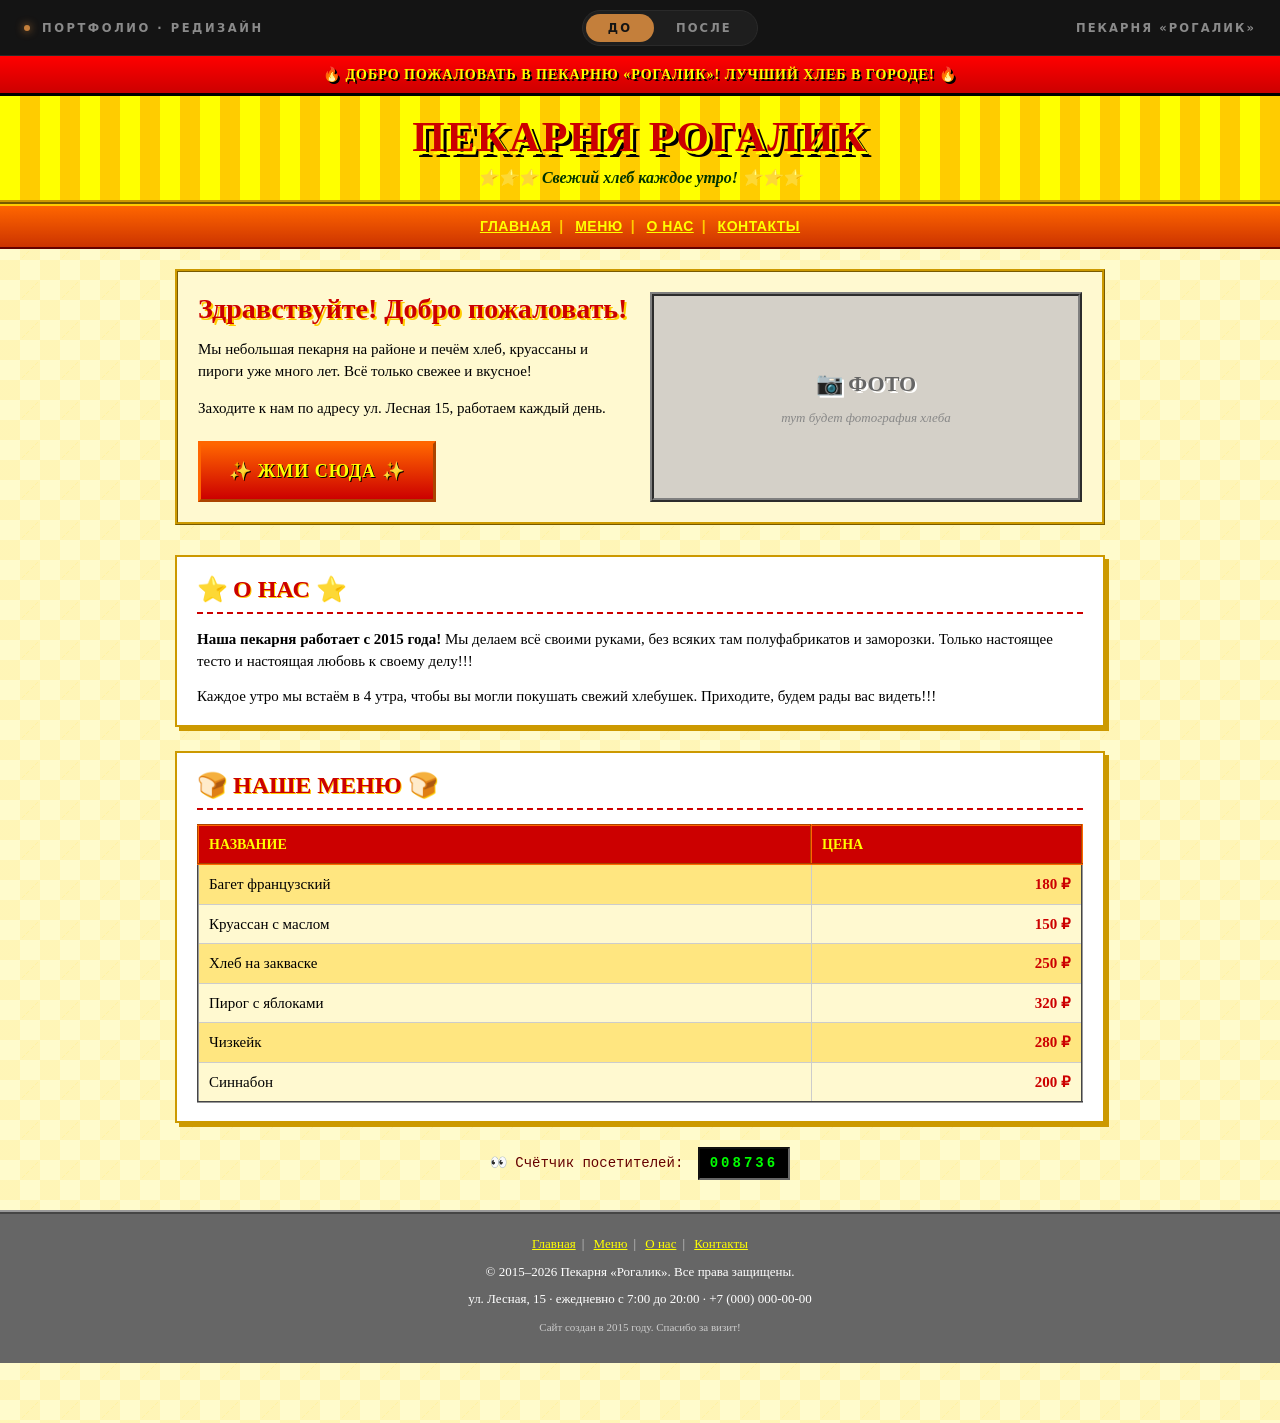
<file: pekar.html>
<!DOCTYPE html>
<html lang="ru">
<head>
<meta charset="UTF-8">
<meta name="viewport" content="width=device-width, initial-scale=1.0">
<title>Редизайн · Пекарня «Рогалик» — кейс</title>
<link rel="preconnect" href="https://fonts.googleapis.com">
<link rel="preconnect" href="https://fonts.gstatic.com" crossorigin>
<link href="https://fonts.googleapis.com/css2?family=Fraunces:opsz,wght@9..144,400;9..144,500;9..144,600;9..144,700&family=DM+Sans:wght@400;500;600;700&display=swap" rel="stylesheet">
<style>
/* ==========================================
   СБРОС + БАЗА
   ========================================== */
*{margin:0;padding:0;box-sizing:border-box}
html{scroll-behavior:smooth}
body{
  font-family:system-ui,-apple-system,sans-serif;
  background:#141414;color:#fff;
  overflow-x:hidden;
}
img{display:block;max-width:100%}
a{color:inherit;text-decoration:none}

/* ==========================================
   ПАНЕЛЬ ПОРТФОЛИО (сверху)
   ========================================== */
.pbar{
  position:fixed;top:0;left:0;right:0;z-index:9999;
  height:56px;
  background:#141414;
  border-bottom:1px solid #2a2a2a;
  display:flex;align-items:center;
  font-family:system-ui,sans-serif;
}
.pbar-inner{
  width:100%;max-width:1400px;margin:0 auto;
  padding:0 24px;
  display:flex;align-items:center;justify-content:space-between;gap:24px;
}
.pbar-brand{
  font-size:.72rem;letter-spacing:.22em;
  text-transform:uppercase;color:#8a8a8a;
  font-weight:600;
  display:flex;align-items:center;gap:12px;
}
.pbar-brand::before{
  content:'';width:6px;height:6px;border-radius:50%;
  background:#c47f3b;box-shadow:0 0 8px #c47f3b;
}
.pbar-toggle{
  display:flex;background:#1e1e1e;border-radius:999px;
  padding:3px;
  border:1px solid #2a2a2a;
}
.pbar-toggle button{
  padding:7px 22px;border-radius:999px;
  font-family:inherit;font-size:.72rem;font-weight:700;
  letter-spacing:.18em;text-transform:uppercase;
  background:transparent;color:#8a8a8a;
  border:none;cursor:pointer;transition:.25s;
}
.pbar-toggle button:hover{color:#fff}
.pbar-toggle button.active{background:#c47f3b;color:#141414}
.pbar-meta{
  font-size:.72rem;letter-spacing:.18em;
  text-transform:uppercase;color:#8a8a8a;
  font-weight:600;
}

/* ==========================================
   ПЕРЕКЛЮЧЕНИЕ ВЕРСИЙ
   ========================================== */
.version{display:none;padding-top:56px;min-height:100vh}
.version.active{display:block}

/* ==========================================
   ================ ВЕРСИЯ «ДО» ==============
   ========================================== */
.v-before{
  font-family:'Times New Roman',Times,serif;
  font-size:15px;
  line-height:1.5;
  color:#000;
  background-color:#fffbcc;
  background-image:
    linear-gradient(45deg, rgba(255,200,0,.1) 25%, transparent 25%),
    linear-gradient(-45deg, rgba(255,200,0,.1) 25%, transparent 25%),
    linear-gradient(45deg, transparent 75%, rgba(255,200,0,.1) 75%),
    linear-gradient(-45deg, transparent 75%, rgba(255,200,0,.1) 75%);
  background-size:40px 40px;
  background-position:0 0, 0 20px, 20px -20px, -20px 0;
  padding-bottom:60px;
}
.v-before h1,.v-before h2,.v-before h3{
  font-family:"Comic Sans MS","Comic Sans",cursive;
  line-height:1.2;
}
.v-before a{
  color:#0000ee;text-decoration:underline;
}
.v-before a:hover{color:#ff0000}

/* верхняя лента */
.v-before .b-topstrip{
  background:linear-gradient(#ff0000,#cc0000);
  color:#ffff00;
  text-align:center;
  padding:8px 12px;
  font-family:"Comic Sans MS",cursive;
  font-size:14px;
  font-weight:bold;
  text-transform:uppercase;
  letter-spacing:1px;
  text-shadow:2px 2px 0 #000;
  border-bottom:3px solid #000;
}
.v-before .b-topstrip span{animation:bBlink 1s infinite}
@keyframes bBlink{
  0%,50%{opacity:1}
  51%,100%{opacity:.35}
}

/* шапка */
.v-before .b-header{
  text-align:center;
  padding:20px 12px 10px;
  background:
    repeating-linear-gradient(90deg,
      #ffff00 0 20px,
      #ffcc00 20px 40px);
  border-bottom:4px ridge #cc9900;
}
.v-before .b-logo{
  font-family:"Comic Sans MS",cursive;
  font-size:42px;
  font-weight:900;
  color:#cc0000;
  text-shadow:3px 3px 0 #ffff00, 6px 6px 0 #000;
  letter-spacing:2px;
  margin-bottom:6px;
  line-height:1;
}
.v-before .b-tagline{
  font-size:16px;
  color:#003300;
  font-weight:bold;
  font-style:italic;
  margin-top:8px;
  font-family:"Comic Sans MS",cursive;
}

/* навигация */
.v-before .b-nav{
  background:linear-gradient(#ff6600,#cc3300);
  border-top:2px solid #ffcc00;
  border-bottom:2px solid #660000;
  text-align:center;
  padding:10px 12px;
  font-family:Arial,sans-serif;
  font-size:14px;
  font-weight:bold;
}
.v-before .b-nav a{
  color:#ffff00 !important;
  text-decoration:underline;
  margin:0 6px;
  text-transform:uppercase;
  letter-spacing:.5px;
}
.v-before .b-nav a:hover{color:#ffffff !important}
.v-before .b-nav .sep{color:#ffcc00;margin:0 2px}

/* контейнер контента */
.v-before .b-container{
  max-width:960px;
  margin:20px auto;
  padding:0 15px;
}

/* герой */
.v-before .b-hero{
  display:grid;
  grid-template-columns:1fr 1fr;
  gap:20px;
  margin-bottom:30px;
  background:#fff9d0;
  border:3px ridge #cc9900;
  padding:20px;
}
.v-before .b-hero-text h1{
  font-size:28px;
  color:#cc0000;
  margin-bottom:12px;
  text-shadow:2px 2px 0 #ffcc00;
}
.v-before .b-hero-text p{
  margin-bottom:14px;
  color:#000;
  font-size:15px;
}
.v-before .b-hero-btn{
  display:inline-block;
  padding:14px 28px;
  font-family:"Comic Sans MS",cursive;
  font-size:18px;
  font-weight:bold;
  color:#ffff00 !important;
  background:linear-gradient(#ff6600,#cc0000);
  border:3px outset #ff6600;
  text-decoration:none !important;
  text-transform:uppercase;
  letter-spacing:1px;
  text-shadow:1px 1px 0 #000;
  cursor:pointer;
  margin-top:8px;
  animation:bPulse 1.5s infinite;
}
.v-before .b-hero-btn:hover{
  background:linear-gradient(#ff9900,#ff0000);
  border-style:inset;
}
@keyframes bPulse{
  0%,100%{transform:scale(1)}
  50%{transform:scale(1.05)}
}

/* фото-заглушка (плохая) */
.v-before .b-photo{
  background:#d4d0c8;
  border:4px ridge #808080;
  padding:44px 20px;
  text-align:center;
  font-family:"Comic Sans MS",cursive;
  color:#444;
  min-height:180px;
  display:flex;
  flex-direction:column;
  align-items:center;
  justify-content:center;
  gap:8px;
}
.v-before .b-photo-label{
  font-size:22px;
  font-weight:bold;
  color:#666;
  text-shadow:2px 2px 0 #fff;
}
.v-before .b-photo-hint{
  font-size:13px;
  color:#888;
  font-style:italic;
}

/* секции */
.v-before .b-section{
  background:#ffffff;
  border:2px solid #cc9900;
  padding:18px 20px;
  margin-bottom:24px;
  box-shadow:4px 4px 0 #cc9900;
}
.v-before .b-section h2{
  font-size:24px;
  color:#cc0000;
  text-shadow:1px 1px 0 #ffcc00;
  border-bottom:2px dashed #cc0000;
  padding-bottom:8px;
  margin-bottom:14px;
}
.v-before .b-section p{
  margin-bottom:12px;
}
.v-before .b-section p:last-child{margin-bottom:0}

/* меню — плохая таблица */
.v-before .b-menu-table{
  width:100%;
  border-collapse:collapse;
  border:2px outset #999;
  margin-top:10px;
  font-size:15px;
}
.v-before .b-menu-table th{
  background:#cc0000;
  color:#ffff00;
  padding:8px 10px;
  text-align:left;
  border:2px outset #ff6600;
  font-family:"Comic Sans MS",cursive;
  font-size:14px;
  text-transform:uppercase;
}
.v-before .b-menu-table td{
  padding:8px 10px;
  border:1px inset #ccc;
}
.v-before .b-menu-table tr:nth-child(odd) td{background:#fff9d0}
.v-before .b-menu-table tr:nth-child(even) td{background:#ffe680}
.v-before .b-menu-table td:last-child{
  color:#cc0000;
  font-weight:bold;
  text-align:right;
  white-space:nowrap;
}

/* счётчик и мелкие детали */
.v-before .b-counter{
  text-align:center;
  margin-top:24px;
  font-family:"Courier New",monospace;
  font-size:14px;
  color:#660000;
}
.v-before .b-counter-box{
  display:inline-block;
  background:#000;
  color:#00ff00;
  padding:4px 10px;
  border:2px inset #666;
  font-family:"Courier New",monospace;
  letter-spacing:3px;
  margin-left:6px;
  font-weight:bold;
}

/* футер */
.v-before .b-footer{
  background:#666;
  color:#ffffff;
  padding:20px 15px;
  text-align:center;
  font-size:13px;
  border-top:4px ridge #999;
  margin-top:30px;
}
.v-before .b-footer a{color:#ffff00 !important}
.v-before .b-footer .b-sep{
  color:#ccc;margin:0 6px;
  user-select:none;
}
.v-before .b-footer p{margin-bottom:8px}

/* адаптив — минимальный, чтобы не стараться */
@media(max-width:720px){
  .v-before .b-hero{grid-template-columns:1fr}
  .v-before .b-logo{font-size:28px}
  .v-before .b-nav{font-size:12px}
  .v-before .b-nav a{margin:0 3px;font-size:11px}
  .v-before .b-section{padding:14px}
  .v-before .b-hero-btn{font-size:15px;padding:11px 20px}
}

/* ==========================================
   ================ ВЕРСИЯ «ПОСЛЕ» ==========
   ========================================== */
.v-after{
  font-family:'DM Sans',system-ui,sans-serif;
  background:#fbf3e7;
  color:#2b1a0e;
  line-height:1.65;
  font-size:16px;
  padding-bottom:0;
  -webkit-font-smoothing:antialiased;
}
.v-after h1,.v-after h2,.v-after h3{
  font-family:'Fraunces',Georgia,serif;
  font-weight:600;
  line-height:1.05;
  letter-spacing:-.015em;
  color:#2b1a0e;
}
.v-after h1{font-size:clamp(2.6rem,5.5vw,4.6rem);line-height:1}
.v-after h2{font-size:clamp(2rem,4vw,3rem)}
.v-after h3{font-size:1.4rem}
.v-after a{color:inherit;text-decoration:none}
.v-after .a-wrap{
  max-width:1180px;
  margin:0 auto;
  padding:0 32px;
}

/* нав */
.v-after .a-nav{
  position:sticky;top:56px;z-index:50;
  background:rgba(251,243,231,.88);
  backdrop-filter:blur(14px);
  -webkit-backdrop-filter:blur(14px);
  border-bottom:1px solid #ece0cc;
}
.v-after .a-nav-inner{
  max-width:1180px;margin:0 auto;
  padding:18px 32px;
  display:flex;align-items:center;justify-content:space-between;gap:24px;
}
.v-after .a-logo{
  font-family:'Fraunces',serif;
  font-size:1.4rem;font-weight:700;
  letter-spacing:-.01em;
  display:flex;align-items:center;gap:10px;
}
.v-after .a-logo-icon{
  width:30px;height:30px;border-radius:50%;
  background:#c47f3b;color:#fbf3e7;
  display:grid;place-items:center;
  font-size:1rem;font-weight:700;
  font-family:'Fraunces',serif;
}
.v-after .a-nav-links{
  display:flex;gap:32px;list-style:none;
}
.v-after .a-nav-links a{
  font-size:.88rem;font-weight:500;
  color:#8a7159;transition:.2s;
  position:relative;padding-bottom:4px;
}
.v-after .a-nav-links a:hover{color:#2b1a0e}
.v-after .a-nav-links a::after{
  content:'';position:absolute;left:0;right:0;bottom:0;height:1.5px;
  background:#c47f3b;transform:scaleX(0);transform-origin:left;
  transition:.3s;border-radius:2px;
}
.v-after .a-nav-links a:hover::after{transform:scaleX(1)}
.v-after .a-nav-cta{
  padding:10px 22px;border-radius:999px;
  background:#2b1a0e;color:#fbf3e7;
  font-size:.82rem;font-weight:600;
  transition:.3s;
}
.v-after .a-nav-cta:hover{background:#c47f3b;transform:translateY(-1px)}

/* герой */
.v-after .a-hero{
  padding:80px 0 100px;
  position:relative;overflow:hidden;
}
.v-after .a-hero::before{
  content:'';position:absolute;
  top:-10%;right:-15%;
  width:600px;height:600px;border-radius:50%;
  background:radial-gradient(circle,rgba(217,156,92,.35),transparent 65%);
  filter:blur(70px);
  pointer-events:none;
}
.v-after .a-hero-inner{
  display:grid;grid-template-columns:1.05fr 1fr;
  gap:60px;align-items:center;
  position:relative;z-index:1;
}
.v-after .a-badge{
  display:inline-flex;align-items:center;gap:10px;
  padding:8px 16px;border-radius:999px;
  background:rgba(196,127,59,.12);
  border:1px solid rgba(196,127,59,.3);
  font-size:.75rem;font-weight:600;
  letter-spacing:.12em;text-transform:uppercase;
  color:#a56729;
  margin-bottom:28px;
}
.v-after .a-badge::before{
  content:'';width:7px;height:7px;border-radius:50%;
  background:#4ade80;box-shadow:0 0 8px #4ade80;
  animation:aPulse 2s infinite;
}
@keyframes aPulse{0%,100%{opacity:1}50%{opacity:.45}}
.v-after .a-hero h1{margin-bottom:24px}
.v-after .a-hero h1 em{
  font-style:italic;color:#c47f3b;
  font-weight:500;
}
.v-after .a-hero p{
  color:#8a7159;
  font-size:1.05rem;
  max-width:440px;
  margin-bottom:36px;
  line-height:1.7;
}
.v-after .a-cta{
  display:inline-flex;align-items:center;gap:10px;
  padding:16px 32px;border-radius:999px;
  background:#2b1a0e;color:#fbf3e7;
  font-size:.9rem;font-weight:600;
  transition:.3s cubic-bezier(.2,.8,.2,1);
}
.v-after .a-cta:hover{
  background:#c47f3b;transform:translateY(-2px);
  box-shadow:0 14px 32px rgba(196,127,59,.3);
}
.v-after .a-hero-media{
  aspect-ratio:4/5;
  border-radius:24px;
  overflow:hidden;
  box-shadow:0 30px 60px rgba(43,26,14,.12);
}

/* фото-заглушка (хорошая) */
.v-after .a-photo{
  position:relative;width:100%;height:100%;
  background:linear-gradient(135deg,#f0e2cb 0%,#e5d3b8 100%);
  border:1.5px dashed rgba(196,127,59,.5);
  display:flex;align-items:center;justify-content:center;
  padding:20px;overflow:hidden;
}
.v-after .a-photo::before{
  content:'';position:absolute;inset:0;
  background-image:radial-gradient(circle,rgba(196,127,59,.1) 1px,transparent 1px);
  background-size:22px 22px;pointer-events:none;
}
.v-after .a-photo-inner{
  position:relative;z-index:1;
  display:flex;flex-direction:column;
  align-items:center;text-align:center;gap:8px;
  max-width:100%;
}
.v-after .a-photo-icon{
  width:48px;height:48px;border-radius:50%;
  background:rgba(196,127,59,.15);
  border:1px solid rgba(196,127,59,.3);
  color:#c47f3b;
  display:grid;place-items:center;
  margin-bottom:4px;flex-shrink:0;
}
.v-after .a-photo-icon svg{width:22px;height:22px}
.v-after .a-photo strong{
  font-family:'Fraunces',serif;font-weight:600;
  font-size:1.05rem;color:#2b1a0e;
  line-height:1.25;word-break:break-word;
}
.v-after .a-photo span{
  font-size:.82rem;color:#8a7159;
  font-style:italic;line-height:1.4;
  max-width:240px;word-break:break-word;
}

/* секция */
.v-after .a-section{
  padding:100px 0;
}
.v-after .a-section-alt{
  background:#f4e7d3;
}
.v-after .a-sec-head{
  max-width:640px;margin-bottom:56px;
}
.v-after .a-sec-head h2{margin-bottom:16px}
.v-after .a-sec-head p{
  color:#8a7159;font-size:1.02rem;line-height:1.7;
}

/* about */
.v-after .a-about{
  display:grid;grid-template-columns:1fr 1fr;
  gap:70px;align-items:center;
}
.v-after .a-about-media{
  aspect-ratio:1;
  border-radius:24px;
  overflow:hidden;
  box-shadow:0 24px 50px rgba(43,26,14,.1);
}
.v-after .a-about-copy h2{margin-bottom:24px}
.v-after .a-about-copy h2 em{
  font-style:italic;color:#c47f3b;
}
.v-after .a-about-copy p{
  color:#8a7159;font-size:1.02rem;line-height:1.75;
  margin-bottom:16px;
}

/* меню */
.v-after .a-menu-list{
  display:grid;
  grid-template-columns:repeat(2,1fr);
  gap:0 60px;
  border-top:1px solid #e8d8c0;
}
.v-after .a-menu-item{
  display:flex;justify-content:space-between;align-items:baseline;
  gap:20px;
  padding:22px 0;
  border-bottom:1px solid #e8d8c0;
}
.v-after .a-menu-item-left{flex:1}
.v-after .a-menu-name{
  font-family:'Fraunces',serif;
  font-size:1.25rem;font-weight:600;
  color:#2b1a0e;margin-bottom:4px;
}
.v-after .a-menu-desc{
  font-size:.85rem;color:#8a7159;line-height:1.5;
}
.v-after .a-menu-price{
  font-family:'Fraunces',serif;
  font-size:1.15rem;font-weight:600;
  color:#c47f3b;white-space:nowrap;
}

/* футер */
.v-after .a-footer{
  background:#2b1a0e;color:#f4e7d3;
  padding:70px 0 36px;
}
.v-after .a-footer-inner{
  display:grid;
  grid-template-columns:1.4fr 1fr 1fr;
  gap:60px;
  margin-bottom:50px;
}
.v-after .a-footer-brand .a-logo{
  color:#fbf3e7;
  font-size:1.5rem;
  margin-bottom:18px;
}
.v-after .a-footer-brand .a-logo-icon{
  background:#c47f3b;color:#2b1a0e;
}
.v-after .a-footer-brand p{
  color:rgba(251,243,231,.55);
  font-size:.9rem;line-height:1.7;
  max-width:320px;
}
.v-after .a-footer-col h4{
  font-family:'DM Sans',sans-serif;
  font-size:.72rem;font-weight:600;
  letter-spacing:.22em;text-transform:uppercase;
  color:rgba(251,243,231,.45);
  margin-bottom:18px;
}
.v-after .a-footer-col ul{
  list-style:none;display:flex;flex-direction:column;gap:12px;
}
.v-after .a-footer-col a,
.v-after .a-footer-col li{
  color:rgba(251,243,231,.8);
  font-size:.9rem;transition:.2s;
}
.v-after .a-footer-col a:hover{color:#d99c5c}
.v-after .a-footer-bottom{
  padding-top:32px;
  border-top:1px solid rgba(251,243,231,.15);
  display:flex;justify-content:space-between;align-items:center;
  gap:20px;flex-wrap:wrap;
  font-size:.78rem;letter-spacing:.1em;
  text-transform:uppercase;
  color:rgba(251,243,231,.45);
}

/* адаптив */
@media(max-width:960px){
  .v-after .a-nav-links{display:none}
  .v-after .a-hero-inner{grid-template-columns:1fr;gap:50px}
  .v-after .a-hero-media{aspect-ratio:4/3;max-width:500px;margin:0 auto}
  .v-after .a-about{grid-template-columns:1fr;gap:50px}
  .v-after .a-about-media{max-width:460px;margin:0 auto;aspect-ratio:4/3}
  .v-after .a-menu-list{grid-template-columns:1fr}
  .v-after .a-footer-inner{grid-template-columns:1fr 1fr;gap:40px}
  .v-after .a-footer-brand{grid-column:span 2}
  .v-after .a-section{padding:70px 0}
}
@media(max-width:560px){
  .v-after .a-wrap{padding:0 20px}
  .v-after .a-nav-inner{padding:14px 20px}
  .v-after .a-nav-cta{padding:8px 16px;font-size:.78rem}
  .v-after .a-footer-inner{grid-template-columns:1fr}
  .v-after .a-footer-brand{grid-column:span 1}
}
</style>
</head>
<body>

<!-- ============================================
     ПАНЕЛЬ ПОРТФОЛИО
     ============================================ -->
<div class="pbar">
  <div class="pbar-inner">
    <div class="pbar-brand">Портфолио · Редизайн</div>
    <div class="pbar-toggle" id="pbarToggle">
      <button data-v="before" class="active">ДО</button>
      <button data-v="after">ПОСЛЕ</button>
    </div>
    <div class="pbar-meta">Пекарня «Рогалик»</div>
  </div>
</div>

<!-- ============================================
     ВЕРСИЯ «ДО»
     ============================================ -->
<div class="version v-before active" id="vBefore">

  <div class="b-topstrip">
    <span>🔥 ДОБРО ПОЖАЛОВАТЬ В ПЕКАРНЮ «РОГАЛИК»! ЛУЧШИЙ ХЛЕБ В ГОРОДЕ! 🔥</span>
  </div>

  <header class="b-header">
    <div class="b-logo">ПЕКАРНЯ РОГАЛИК</div>
    <div class="b-tagline">⭐⭐⭐ Свежий хлеб каждое утро! ⭐⭐⭐</div>
  </header>

  <nav class="b-nav">
    <a href="#">Главная</a><span class="sep">|</span>
    <a href="#">Меню</a><span class="sep">|</span>
    <a href="#">О нас</a><span class="sep">|</span>
    <a href="#">Контакты</a>
  </nav>

  <div class="b-container">

    <div class="b-hero">
      <div class="b-hero-text">
        <h1>Здравствуйте! Добро пожаловать!</h1>
        <p>Мы небольшая пекарня на районе и печём хлеб, круассаны и пироги уже много лет. Всё только свежее и вкусное!</p>
        <p>Заходите к нам по адресу ул. Лесная 15, работаем каждый день.</p>
        <a href="#" class="b-hero-btn">✨ ЖМИ СЮДА ✨</a>
      </div>
      <div class="b-photo">
        <div class="b-photo-label">📷 ФОТО</div>
        <div class="b-photo-hint">тут будет фотография хлеба</div>
      </div>
    </div>

    <div class="b-section">
      <h2>⭐ О НАС ⭐</h2>
      <p><b>Наша пекарня работает с 2015 года!</b> Мы делаем всё своими руками, без всяких там полуфабрикатов и заморозки. Только настоящее тесто и настоящая любовь к своему делу!!!</p>
      <p>Каждое утро мы встаём в 4 утра, чтобы вы могли покушать свежий хлебушек. Приходите, будем рады вас видеть!!!</p>
    </div>

    <div class="b-section">
      <h2>🍞 НАШЕ МЕНЮ 🍞</h2>
      <table class="b-menu-table">
        <tr>
          <th>Название</th>
          <th>Цена</th>
        </tr>
        <tr>
          <td>Багет французский</td>
          <td>180 ₽</td>
        </tr>
        <tr>
          <td>Круассан с маслом</td>
          <td>150 ₽</td>
        </tr>
        <tr>
          <td>Хлеб на закваске</td>
          <td>250 ₽</td>
        </tr>
        <tr>
          <td>Пирог с яблоками</td>
          <td>320 ₽</td>
        </tr>
        <tr>
          <td>Чизкейк</td>
          <td>280 ₽</td>
        </tr>
        <tr>
          <td>Синнабон</td>
          <td>200 ₽</td>
        </tr>
      </table>
    </div>

    <div class="b-counter">
      👀 Счётчик посетителей:
      <span class="b-counter-box">008736</span>
    </div>

  </div>

  <footer class="b-footer">
    <p>
      <a href="#">Главная</a><span class="b-sep">|</span>
      <a href="#">Меню</a><span class="b-sep">|</span>
      <a href="#">О нас</a><span class="b-sep">|</span>
      <a href="#">Контакты</a>
    </p>
    <p>© 2015–2026 Пекарня «Рогалик». Все права защищены.</p>
    <p>ул. Лесная, 15 · ежедневно с 7:00 до 20:00 · +7 (000) 000-00-00</p>
    <p style="margin-top:10px;font-size:11px;color:#ccc;">Сайт создан в 2015 году. Спасибо за визит!</p>
  </footer>

</div>

<!-- ============================================
     ВЕРСИЯ «ПОСЛЕ»
     ============================================ -->
<div class="version v-after" id="vAfter">

  <nav class="a-nav">
    <div class="a-nav-inner">
      <a href="#" class="a-logo">
        <span class="a-logo-icon">Р</span>
        Рогалик
      </a>
      <ul class="a-nav-links">
        <li><a href="#a-menu">Меню</a></li>
        <li><a href="#a-about">О нас</a></li>
        <li><a href="#a-footer">Контакты</a></li>
      </ul>
      <a href="#a-footer" class="a-nav-cta">Как добраться</a>
    </div>
  </nav>

  <header class="a-hero">
    <div class="a-wrap">
      <div class="a-hero-inner">
        <div class="a-hero-copy">
          <span class="a-badge">Свежая выпечка с 5 утра</span>
          <h1>Хлеб, который<br>пахнет <em>утром</em></h1>
          <p>Небольшая пекарня на районе. Всё печём руками — от замеса до упаковки. Никакой заморозки, никаких полуфабрикатов.</p>
          <a href="#a-menu" class="a-cta">Смотреть меню →</a>
        </div>
        <div class="a-hero-media">
          <div class="a-photo">
            <div class="a-photo-inner">
              <div class="a-photo-icon">
                <svg viewBox="0 0 24 24" fill="none" stroke="currentColor" stroke-width="1.6" stroke-linecap="round" stroke-linejoin="round">
                  <rect x="3" y="3" width="18" height="18" rx="2"/>
                  <circle cx="9" cy="9" r="2"/>
                  <path d="M21 15l-5-5L5 21"/>
                </svg>
              </div>
              <strong>Тут будет ваше фото</strong>
              <span>Например: свежий багет на доске, утренний свет</span>
            </div>
          </div>
        </div>
      </div>
    </div>
  </header>

  <section class="a-section" id="a-about">
    <div class="a-wrap">
      <div class="a-about">
        <div class="a-about-media">
          <div class="a-photo">
            <div class="a-photo-inner">
              <div class="a-photo-icon">
                <svg viewBox="0 0 24 24" fill="none" stroke="currentColor" stroke-width="1.6" stroke-linecap="round" stroke-linejoin="round">
                  <rect x="3" y="3" width="18" height="18" rx="2"/>
                  <circle cx="9" cy="9" r="2"/>
                  <path d="M21 15l-5-5L5 21"/>
                </svg>
              </div>
              <strong>Тут будет ваше фото</strong>
              <span>Например: пекарь замешивает тесто — руки и мука</span>
            </div>
          </div>
        </div>
        <div class="a-about-copy">
          <h2>Печём с <em>2015 года</em></h2>
          <p>Мы открылись как маленькая пекарня на Лесной и до сих пор работаем там же. Каждое утро — новая партия хлеба, круассанов и пирогов.</p>
          <p>Тесто поднимается ночью, а утром ты приходишь и берёшь ещё тёплый багет. Всё, что не продали — отдаём соседям. Так честно.</p>
        </div>
      </div>
    </div>
  </section>

  <section class="a-section a-section-alt" id="a-menu">
    <div class="a-wrap">
      <div class="a-sec-head">
        <h2>Что у нас сегодня</h2>
        <p>Каждое утро — свежая партия. К вечеру ассортимент меняется — заходите пораньше.</p>
      </div>
      <div class="a-menu-list">
        <div class="a-menu-item">
          <div class="a-menu-item-left">
            <div class="a-menu-name">Багет французский</div>
            <div class="a-menu-desc">Хрустящая корочка, мягкий мякиш. С маслом — идеально</div>
          </div>
          <div class="a-menu-price">180 ₽</div>
        </div>
        <div class="a-menu-item">
          <div class="a-menu-item-left">
            <div class="a-menu-name">Круассан с маслом</div>
            <div class="a-menu-desc">Многослойный, тает во рту. К утреннему кофе</div>
          </div>
          <div class="a-menu-price">150 ₽</div>
        </div>
        <div class="a-menu-item">
          <div class="a-menu-item-left">
            <div class="a-menu-name">Хлеб на закваске</div>
            <div class="a-menu-desc">Плотный, ароматный, живёт до пяти дней</div>
          </div>
          <div class="a-menu-price">250 ₽</div>
        </div>
        <div class="a-menu-item">
          <div class="a-menu-item-left">
            <div class="a-menu-name">Пирог с яблоками</div>
            <div class="a-menu-desc">По бабушкиному рецепту. К чаю и к вечеру</div>
          </div>
          <div class="a-menu-price">320 ₽</div>
        </div>
        <div class="a-menu-item">
          <div class="a-menu-item-left">
            <div class="a-menu-name">Чизкейк</div>
            <div class="a-menu-desc">Нежный, на песочной основе. Бывает не всегда</div>
          </div>
          <div class="a-menu-price">280 ₽</div>
        </div>
        <div class="a-menu-item">
          <div class="a-menu-item-left">
            <div class="a-menu-name">Синнабон</div>
            <div class="a-menu-desc">С корицей и сахарной глазурью. Тёплый — это важно</div>
          </div>
          <div class="a-menu-price">200 ₽</div>
        </div>
      </div>
    </div>
  </section>

  <footer class="a-footer" id="a-footer">
    <div class="a-wrap">
      <div class="a-footer-inner">
        <div class="a-footer-brand">
          <a href="#" class="a-logo">
            <span class="a-logo-icon">Р</span>
            Рогалик
          </a>
          <p>Небольшая пекарня на Лесной. Печём каждый день с 5 утра — чтобы к завтраку у вас был тёплый хлеб.</p>
        </div>
        <div class="a-footer-col">
          <h4>Разделы</h4>
          <ul>
            <li><a href="#a-menu">Меню</a></li>
            <li><a href="#a-about">О нас</a></li>
            <li><a href="#a-footer">Контакты</a></li>
          </ul>
        </div>
        <div class="a-footer-col">
          <h4>Контакты</h4>
          <ul>
            <li>ул. Лесная, 15</li>
            <li>Ежедневно · 7:00 — 20:00</li>
            <li><a href="tel:+70000000000">+7 (000) 000-00-00</a></li>
          </ul>
        </div>
      </div>
      <div class="a-footer-bottom">
        <span>© 2026 · Пекарня «Рогалик»</span>
        <span>Москва · ул. Лесная, 15</span>
      </div>
    </div>
  </footer>

</div>

<script>
  const pbarToggle = document.getElementById('pbarToggle');
  const vBefore = document.getElementById('vBefore');
  const vAfter = document.getElementById('vAfter');

  pbarToggle.addEventListener('click', (e) => {
    const btn = e.target.closest('button');
    if(!btn) return;

    pbarToggle.querySelectorAll('button').forEach(b => b.classList.remove('active'));
    btn.classList.add('active');

    if(btn.dataset.v === 'before'){
      vBefore.classList.add('active');
      vAfter.classList.remove('active');
    } else {
      vAfter.classList.add('active');
      vBefore.classList.remove('active');
    }
    window.scrollTo(0, 0);
  });
</script>
</body>
</html>
</file>
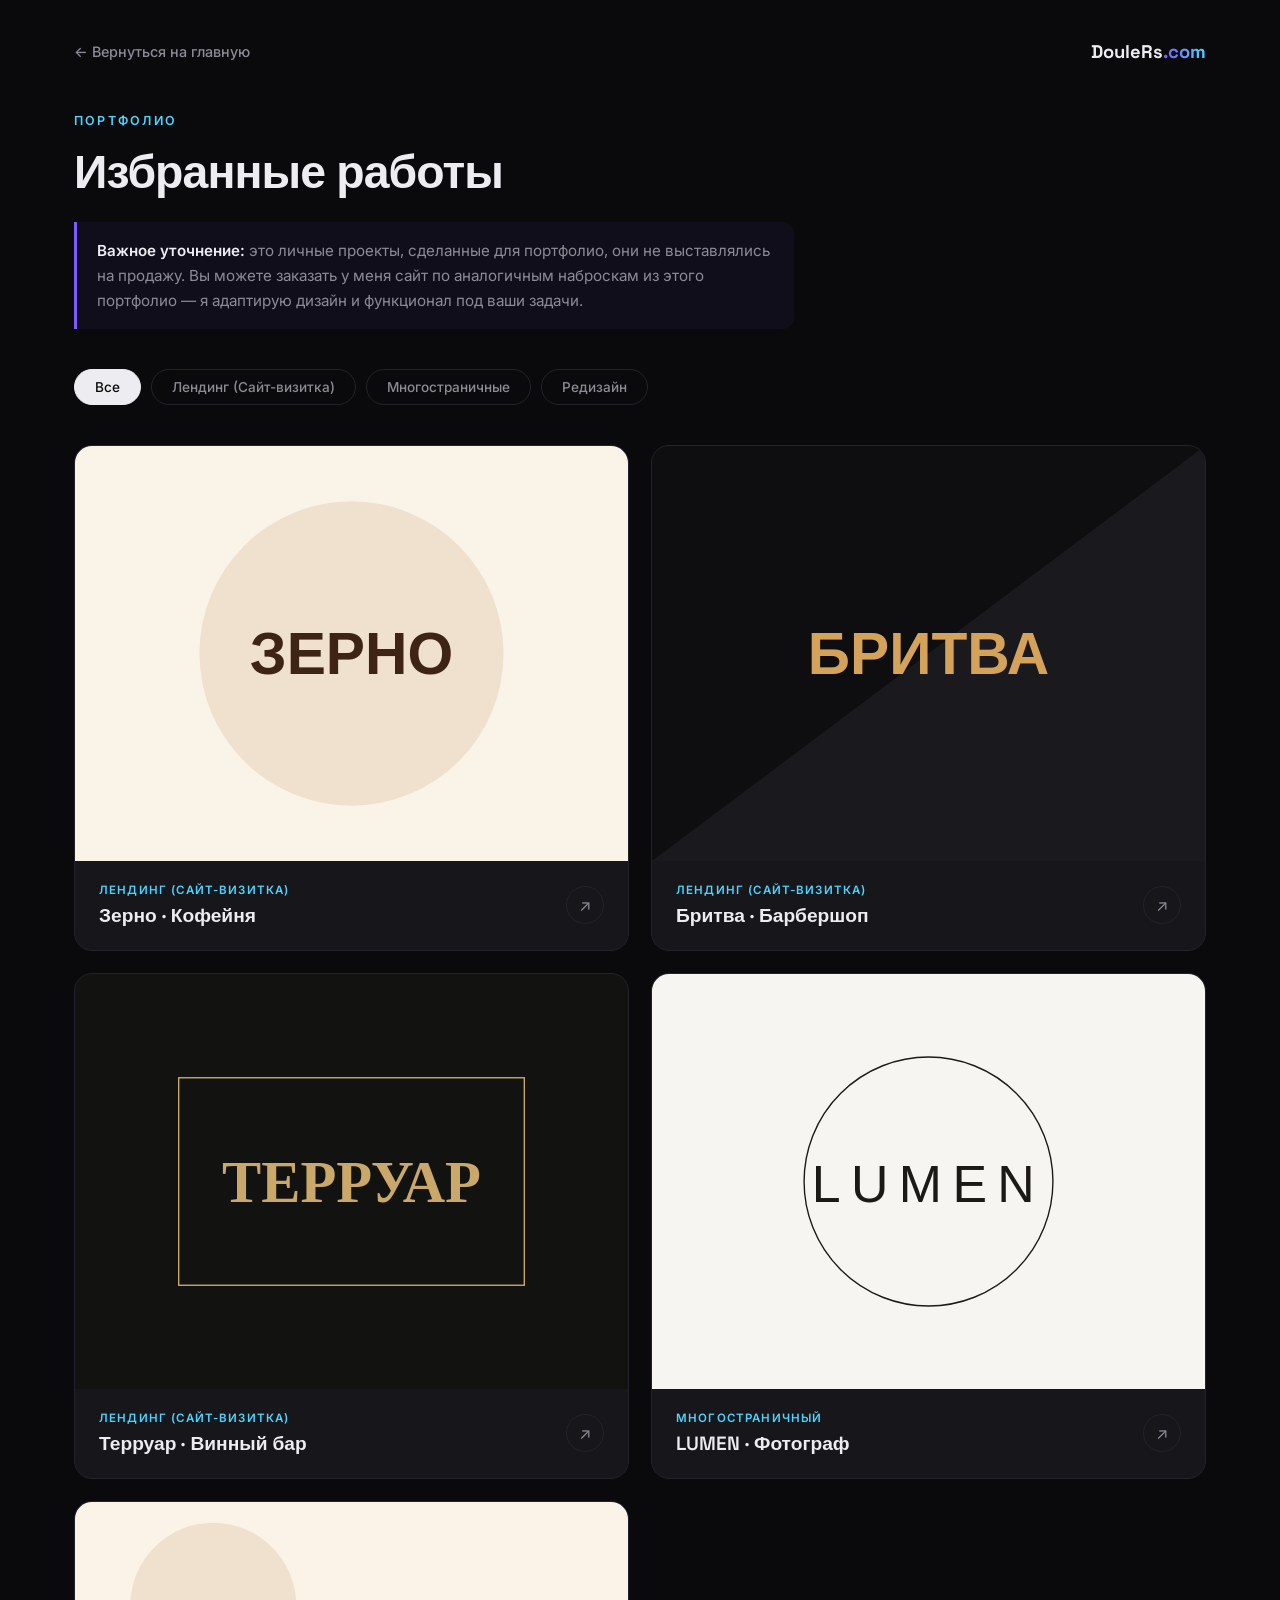
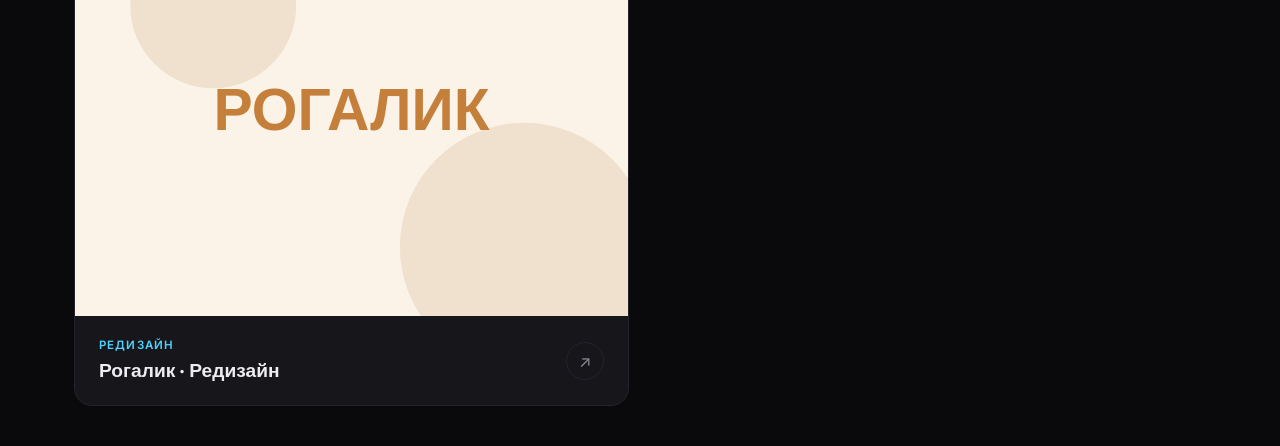
<file: portfolio.html>
<!DOCTYPE html>
<html lang="ru">
<head>
<meta charset="UTF-8">
<meta name="viewport" content="width=device-width, initial-scale=1.0">
<title>Мои работы — DouleRs.com</title>
<link rel="preconnect" href="https://fonts.googleapis.com">
<link href="https://fonts.googleapis.com/css2?family=Inter:wght@300;400;600;800&family=Space+Grotesk:wght@500;700&display=swap" rel="stylesheet">
<style>
  :root{
    --bg:#0a0a0c; --bg-2:#121216; --card:#16161b; --text:#ececf1;
    --muted:#8b8b96; --accent:#7c5cff; --accent-2:#4dd4ff;
    --border:#23232b; --radius:18px;
  }
  *{margin:0;padding:0;box-sizing:border-box}
  body{font-family:'Inter',system-ui,sans-serif; background:var(--bg); color:var(--text); padding:40px 0; min-height:100vh;}
  a{color:inherit;text-decoration:none}
  .wrap{max-width:1180px;margin:0 auto;padding:0 24px}
  
  .topbar { display: flex; justify-content: space-between; align-items: center; margin-bottom: 50px; }
  .back-link { color: var(--muted); font-size: .9rem; display: inline-flex; align-items: center; gap: 8px; transition: .3s; font-weight: 500; }
  .back-link:hover { color: var(--accent-2); }
  .logo { font-family:'Space Grotesk',sans-serif; font-weight:700; font-size:1.15rem; }
  .logo span { background: linear-gradient(90deg,var(--accent),var(--accent-2)); -webkit-background-clip:text; color:transparent; }

  .sec-label{font-size:.78rem;letter-spacing:.18em;text-transform:uppercase;color:var(--accent-2);margin-bottom:14px;font-weight:600}
  .sec-title{font-family:'Space Grotesk',sans-serif;font-size:clamp(1.9rem,4vw,2.9rem);letter-spacing:-.02em;font-weight:700; margin-bottom: 20px;}
  
  .portfolio-disclaimer { color: var(--muted); font-size: .95rem; line-height: 1.65; margin-bottom: 40px; padding: 16px 20px; background: rgba(124, 92, 255, 0.06); border-left: 3px solid var(--accent); border-radius: 0 12px 12px 0; max-width: 720px; }
  .portfolio-disclaimer strong { color: var(--text); font-weight: 600; }

  .filters{display:flex;gap:10px;flex-wrap:wrap;margin-bottom:40px}
  .filter{padding:9px 20px;border-radius:999px;font-size:.85rem;font-weight:500;background:transparent;color:var(--muted);border:1px solid var(--border);cursor:pointer;transition:.25s;font-family:inherit}
  .filter:hover{color:var(--text);border-color:#3a3a45;transform:translateY(-1px)}
  .filter.active{background:var(--text);color:var(--bg);border-color:var(--text)}

  /* ВЕРНУЛИ СТАНДАРТНУЮ СЕТКУ */
  .grid{display:grid;grid-template-columns:repeat(2,1fr);gap:22px}
  .card{
    position:relative;border-radius:var(--radius);overflow:hidden;
    background:var(--card);border:1px solid var(--border);cursor:pointer;
    transition:.4s cubic-bezier(.2,.8,.2,1);
  }
  .card:hover{transform:translateY(-6px);border-color:#3a3a45;box-shadow:0 20px 50px rgba(0,0,0,.5)}
  .card-img{aspect-ratio:4/3;overflow:hidden;position:relative;background:linear-gradient(135deg,#1c1c24,#2a2a36)}
  .card-img img{width:100%;height:100%;object-fit:cover;transition:.6s cubic-bezier(.2,.8,.2,1)}
  .card:hover .card-img img{transform:scale(1.06)}
  .card-body{padding:22px 24px;display:flex;justify-content:space-between;align-items:center;gap:16px}
  .card-cat{font-size:.72rem;letter-spacing:.1em;text-transform:uppercase;color:var(--accent-2);font-weight:600;margin-bottom:6px}
  .card-title{font-family:'Space Grotesk',sans-serif;font-size:1.2rem;font-weight:600}
  .card-arrow{width:38px;height:38px;border-radius:50%;flex-shrink:0;border:1px solid var(--border);display:grid;place-items:center;transition:.3s;color:var(--muted)}
  .card:hover .card-arrow{background:linear-gradient(120deg,var(--accent),var(--accent-2));border-color:transparent;color:#0a0a0c;transform:rotate(-45deg)}

  /* МОДАЛКА */
  .modal{position:fixed;inset:0;z-index:200;display:none;background:rgba(0,0,0,.85);backdrop-filter:blur(8px);padding:24px;overflow-y:auto}
  .modal.open{display:flex;align-items:center;justify-content:center}
  .modal-box{background:var(--bg-2);border:1px solid var(--border);border-radius:var(--radius);max-width:820px;width:100%;overflow:hidden;animation:modalIn .35s cubic-bezier(.2,.8,.2,1)}
  @keyframes modalIn{from{opacity:0;transform:scale(.95) translateY(20px)}to{opacity:1;transform:scale(1) translateY(0)}}
  .modal-img{aspect-ratio:16/9;overflow:hidden;background:#1c1c24}
  .modal-img img{width:100%;height:100%;object-fit:cover}
  .modal-content{padding:32px}
  .modal-content h3{font-family:'Space Grotesk',sans-serif;font-size:1.7rem;margin-bottom:8px}
  .modal-content .card-cat{margin-bottom:16px}
  .modal-content p{color:var(--muted);margin-bottom:24px}
  .modal-close{position:absolute;top:24px;right:24px;width:44px;height:44px;border-radius:50%;background:rgba(255,255,255,.08);border:none;color:#fff;font-size:1.4rem;cursor:pointer;display:grid;place-items:center;transition:.2s;z-index:10}
  .modal-close:hover{background:rgba(255,255,255,.18);transform:rotate(90deg)}
  
  .btn{display:inline-flex;align-items:center;gap:10px;padding:14px 28px;border-radius:999px;font-weight:600;font-size:.95rem;transition:.25s;cursor:pointer;border:none;font-family:inherit;}
  .btn-primary{background:linear-gradient(120deg,var(--accent),var(--accent-2));color:#0a0a0c}
  .btn-primary:hover{transform:translateY(-2px);box-shadow:0 12px 32px rgba(124,92,255,.35)}

  @media(max-width:820px){
    .grid{grid-template-columns:1fr}
    .topbar { flex-direction: column; align-items: flex-start; gap: 20px; }
  }
</style>
</head>
<body>

<div class="wrap">
  <div class="topbar">
    <a href="index.html" class="back-link">← Вернуться на главную</a>
    <a href="index.html" class="logo">DouleRs<span>.com</span></a>
  </div>

  <div class="sec-label">Портфолио</div>
  <h2 class="sec-title">Избранные работы</h2>
  <p class="portfolio-disclaimer">
    <strong>Важное уточнение:</strong> это личные проекты, сделанные для портфолио, они не выставлялись на продажу. Вы можете заказать у меня сайт по аналогичным наброскам из этого портфолио — я адаптирую дизайн и функционал под ваши задачи.
  </p>

  <div class="filters" id="filters">
    <button class="filter active" data-cat="all">Все</button>
    <button class="filter" data-cat="landing">Лендинг (Сайт-визитка)</button>
    <button class="filter" data-cat="multipage">Многостраничные</button>
    <button class="filter" data-cat="redesign">Редизайн</button>
  </div>

  <div class="grid" id="grid"></div>
</div>

<!-- МОДАЛКА -->
<div class="modal" id="modal">
  <button class="modal-close" id="modalClose">×</button>
  <div class="modal-box" id="modalBox"></div>
</div>

<script>
  const projects = [
    { cat: 'landing', title: 'Зерно · Кофейня', desc: 'Уютный, светлый лендинг для кофейни. Кремовые тона, аккуратные карточки меню, галерея и плейсхолдеры под фото.', img: "data:image/svg+xml,%3Csvg xmlns='http://www.w3.org/2000/svg' viewBox='0 0 800 600'%3E%3Crect width='800' height='600' fill='%23FAF3E8'/%3E%3Ccircle cx='400' cy='300' r='220' fill='%23F0E1CF'/%3E%3Ctext x='400' y='330' font-family='sans-serif' font-size='85' font-weight='bold' fill='%233D2415' text-anchor='middle'%3EЗЕРНО%3C/text%3E%3C/svg%3E", link: 'zerno.html' },
    { cat: 'landing', title: 'Бритва · Барбершоп', desc: 'Тёмный, брутальный лендинг с характером. Индустриальный стиль, сетка услуг и карточки мастеров.', img: "data:image/svg+xml,%3Csvg xmlns='http://www.w3.org/2000/svg' viewBox='0 0 800 600'%3E%3Crect width='800' height='600' fill='%230E0E10'/%3E%3Cpath d='M0 600 L800 0 L800 600 Z' fill='%231A1A1E'/%3E%3Ctext x='400' y='330' font-family='sans-serif' font-size='85' font-weight='bold' fill='%23D4A259' text-anchor='middle'%3EБРИТВА%3C/text%3E%3C/svg%3E", link: 'britva.html' },
    { cat: 'landing', title: 'Терруар · Винный бар', desc: 'Редакционный стиль для винного бара. Глубокие зелёные тона, крупные серифные заголовки и акцент на атмосферу.', img: "data:image/svg+xml,%3Csvg xmlns='http://www.w3.org/2000/svg' viewBox='0 0 800 600'%3E%3Crect width='800' height='600' fill='%23121310'/%3E%3Crect x='150' y='150' width='500' height='300' fill='none' stroke='%23C9A86A' stroke-width='2'/%3E%3Ctext x='400' y='330' font-family='serif' font-size='85' font-weight='bold' fill='%23C9A86A' text-anchor='middle'%3EТЕРРУАР%3C/text%3E%3C/svg%3E", link: 'terroir.html' },
    { cat: 'multipage', title: 'LUMEN · Фотограф', desc: 'Многостраничный сайт (4 страницы). Минимализм, галерейный стиль, фильтры портфолио и плавные переходы.', img: "data:image/svg+xml,%3Csvg xmlns='http://www.w3.org/2000/svg' viewBox='0 0 800 600'%3E%3Crect width='800' height='600' fill='%23F7F5F1'/%3E%3Ccircle cx='400' cy='300' r='180' fill='none' stroke='%231C1A17' stroke-width='2'/%3E%3Ctext x='400' y='330' font-family='sans-serif' font-size='75' font-weight='300' letter-spacing='15' fill='%231C1A17' text-anchor='middle'%3ELUMEN%3C/text%3E%3C/svg%3E", link: 'photographer/index.html' },
    { cat: 'redesign', title: 'Рогалик · Редизайн', desc: 'Кейс редизайна: как сайт из 2010-х превратился в современную пекарню. Встроенный переключатель ДО/ПОСЛЕ.', img: "data:image/svg+xml,%3Csvg xmlns='http://www.w3.org/2000/svg' viewBox='0 0 800 600'%3E%3Crect width='800' height='600' fill='%23FBF3E7'/%3E%3Ccircle cx='200' cy='150' r='120' fill='%23F0E1CF'/%3E%3Ccircle cx='650' cy='500' r='180' fill='%23F0E1CF'/%3E%3Ctext x='400' y='330' font-family='sans-serif' font-size='85' font-weight='bold' fill='%23C47F3B' text-anchor='middle'%3EРОГАЛИК%3C/text%3E%3C/svg%3E", link: 'pekar.html' }
  ];
  const catNames = { landing: 'Лендинг (Сайт-визитка)', multipage: 'Многостраничный', redesign: 'Редизайн' };
  const grid = document.getElementById('grid');
  const modal = document.getElementById('modal');
  const modalBox = document.getElementById('modalBox');

  function render(filter='all'){
    grid.innerHTML = '';
    projects.forEach((p) => {
      if(filter !== 'all' && p.cat !== filter) return;
      const el = document.createElement('div');
      el.className = 'card';
      el.innerHTML = `
        <div class="card-img"><img src="${p.img}" alt="${p.title}" loading="lazy"></div>
        <div class="card-body"><div><div class="card-cat">${catNames[p.cat] || ''}</div><div class="card-title">${p.title}</div></div><div class="card-arrow">↗</div></div>
      `;
      el.addEventListener('click', ()=> openModal(p));
      grid.appendChild(el);
    });
  }

  document.getElementById('filters').addEventListener('click', e=>{
    const btn = e.target.closest('.filter');
    if(!btn) return;
    document.querySelectorAll('.filter').forEach(b=>b.classList.remove('active'));
    btn.classList.add('active');
    render(btn.dataset.cat);
  });

  function openModal(p){
    modalBox.innerHTML = `
      <div class="modal-img"><img src="${p.img}" alt="${p.title}"></div>
      <div class="modal-content">
        <div class="card-cat">${catNames[p.cat] || ''}</div>
        <h3>${p.title}</h3>
        <p>${p.desc || ''}</p>
        <a href="${p.link}" target="_blank" class="btn btn-primary">Открыть сайт →</a>
      </div>`;
    modal.classList.add('open');
    document.body.style.overflow = 'hidden';
  }
  
  document.getElementById('modalClose').addEventListener('click', ()=>{ modal.classList.remove('open'); document.body.style.overflow = ''; });
  modal.addEventListener('click', e=>{ if(e.target === modal){ modal.classList.remove('open'); document.body.style.overflow = ''; } });

  render();
</script>
</body>
</html>
</file>
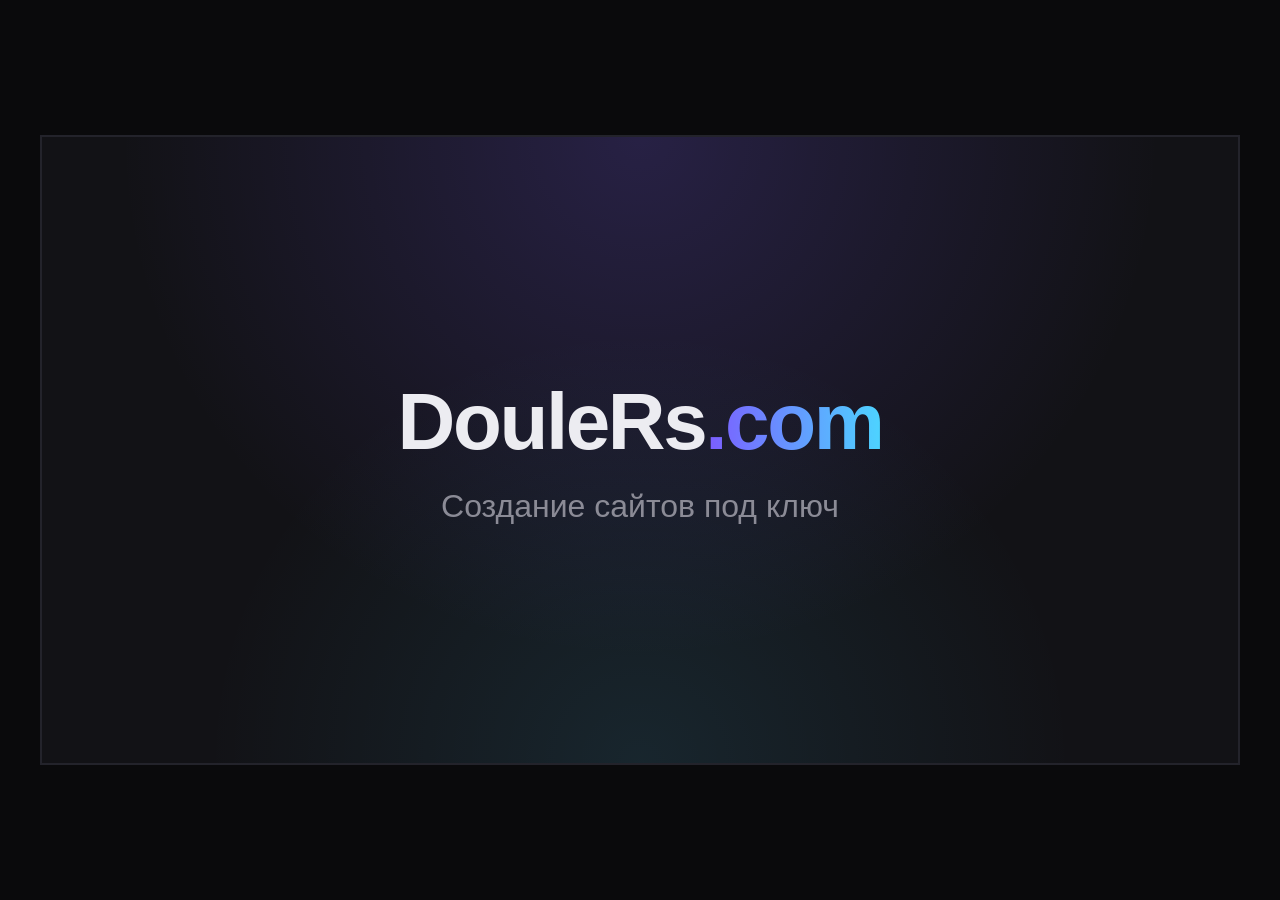
<file: preview.html>
<!DOCTYPE html>
<html lang="ru">
<head>
<meta charset="UTF-8">
<style>
  body {
    margin: 0; display: flex; justify-content: center; align-items: center; 
    background: #0a0a0c; height: 100vh; overflow: hidden;
  }
  .banner {
    width: 1200px; height: 630px;
    background: radial-gradient(circle at 50% 0%, rgba(124,92,255,0.2), transparent 60%), #121216;
    border: 2px solid #23232b;
    display: flex; flex-direction: column; align-items: center; justify-content: center;
    font-family: 'Inter', sans-serif; color: #ececf1;
    position: relative; overflow: hidden; box-sizing: border-box;
  }
  .banner::after {
    content: ''; position: absolute; inset: 0;
    background: radial-gradient(circle at 50% 100%, rgba(77,212,255,0.1), transparent 50%);
  }
  .logo {
    font-family: 'Space Grotesk', sans-serif; font-size: 80px; font-weight: 700; letter-spacing: -0.03em;
    margin-bottom: 20px; z-index: 2;
  }
  .logo span {
    background: linear-gradient(90deg, #7c5cff, #4dd4ff); -webkit-background-clip: text; color: transparent;
  }
  .subtitle {
    font-size: 32px; color: #8b8b96; font-weight: 400; z-index: 2;
  }
</style>
</head>
<body>
  <div class="banner">
    <div class="logo">DouleRs<span>.com</span></div>
    <div class="subtitle">Создание сайтов под ключ</div>
  </div>
</body>
</html>
</file>
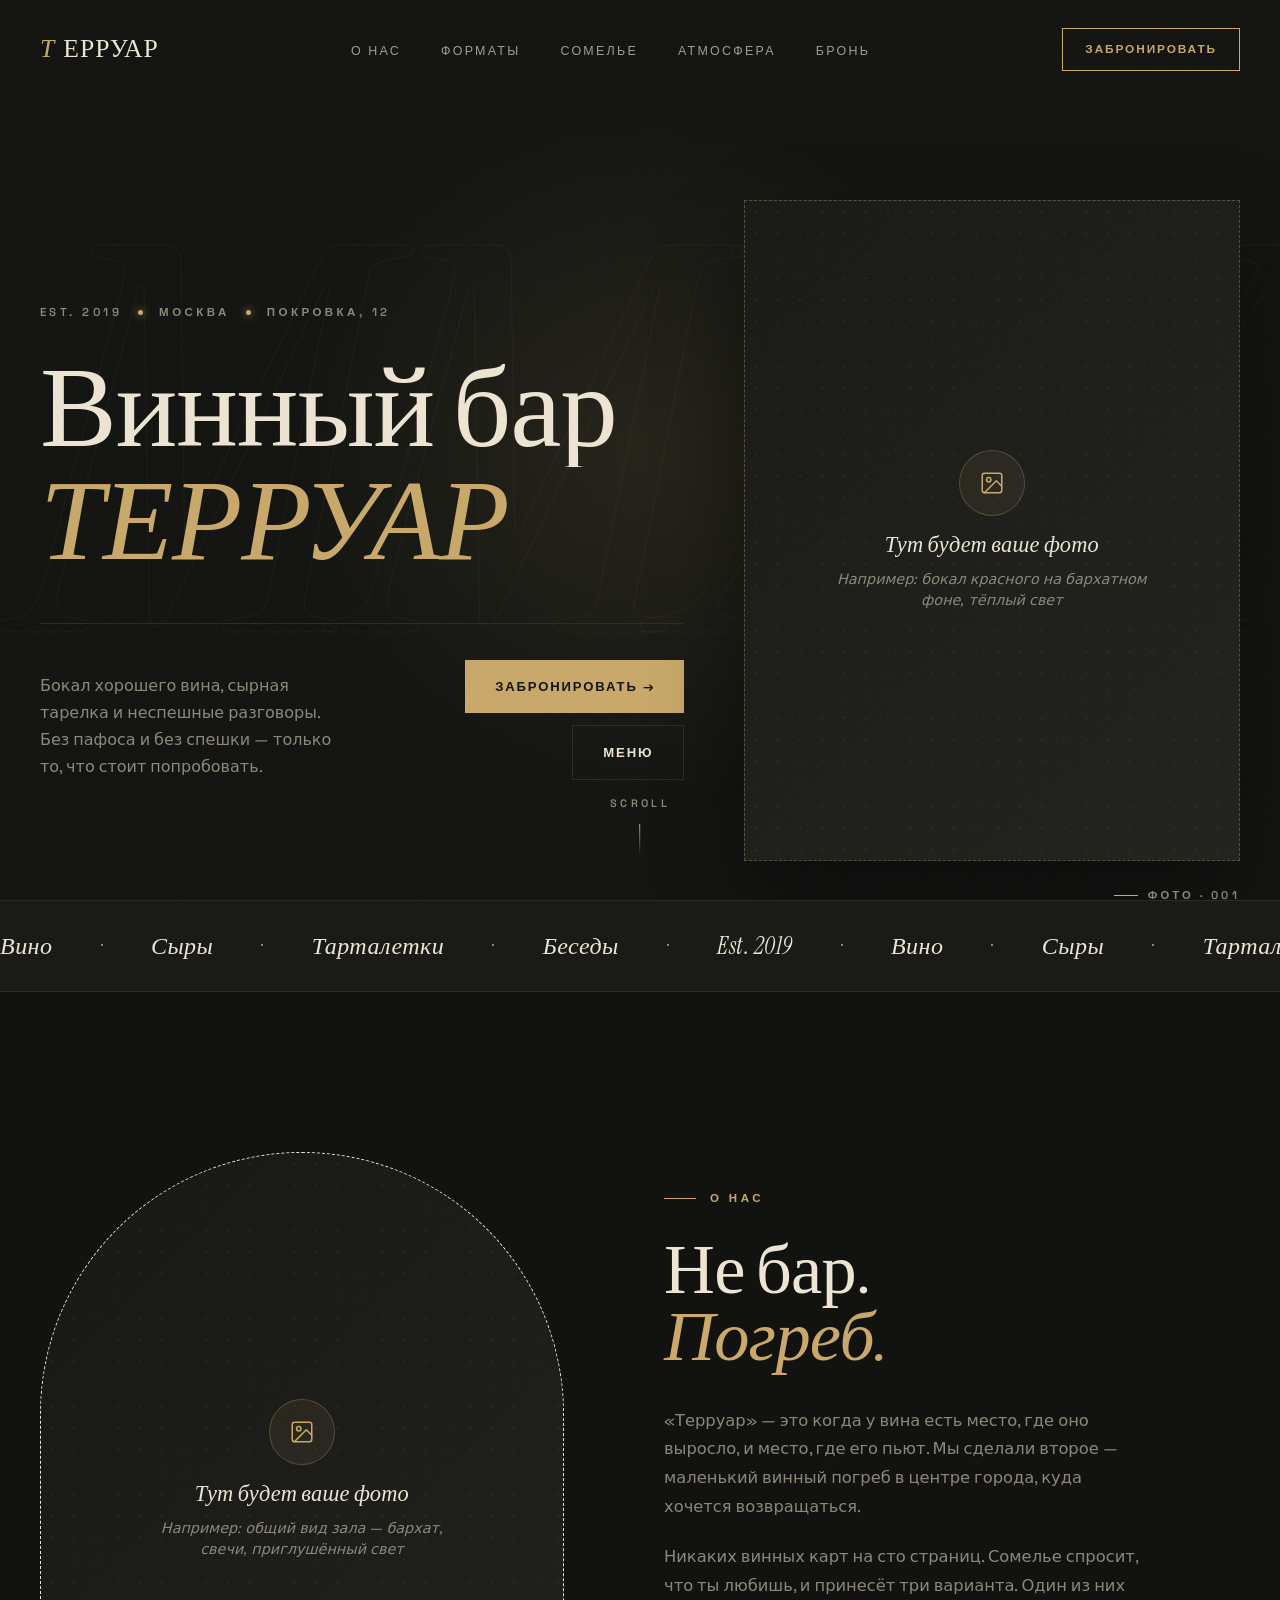
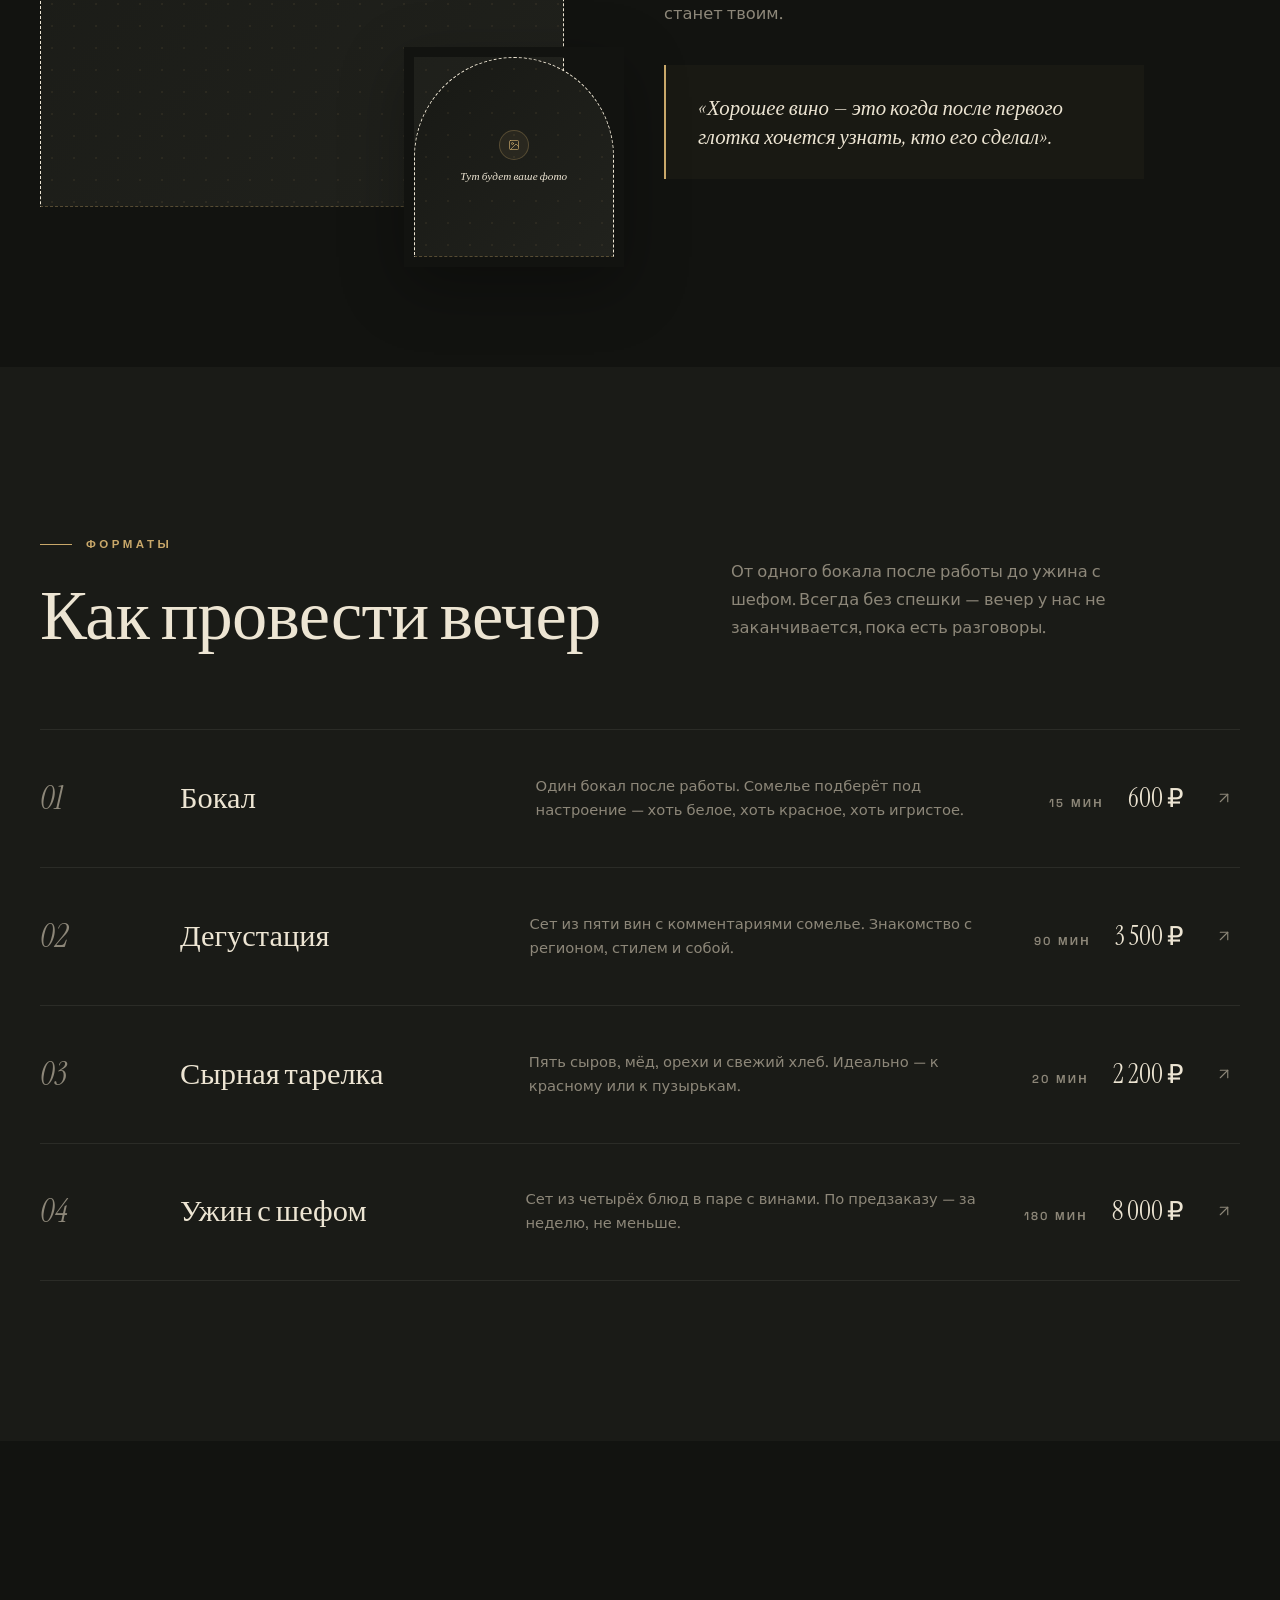
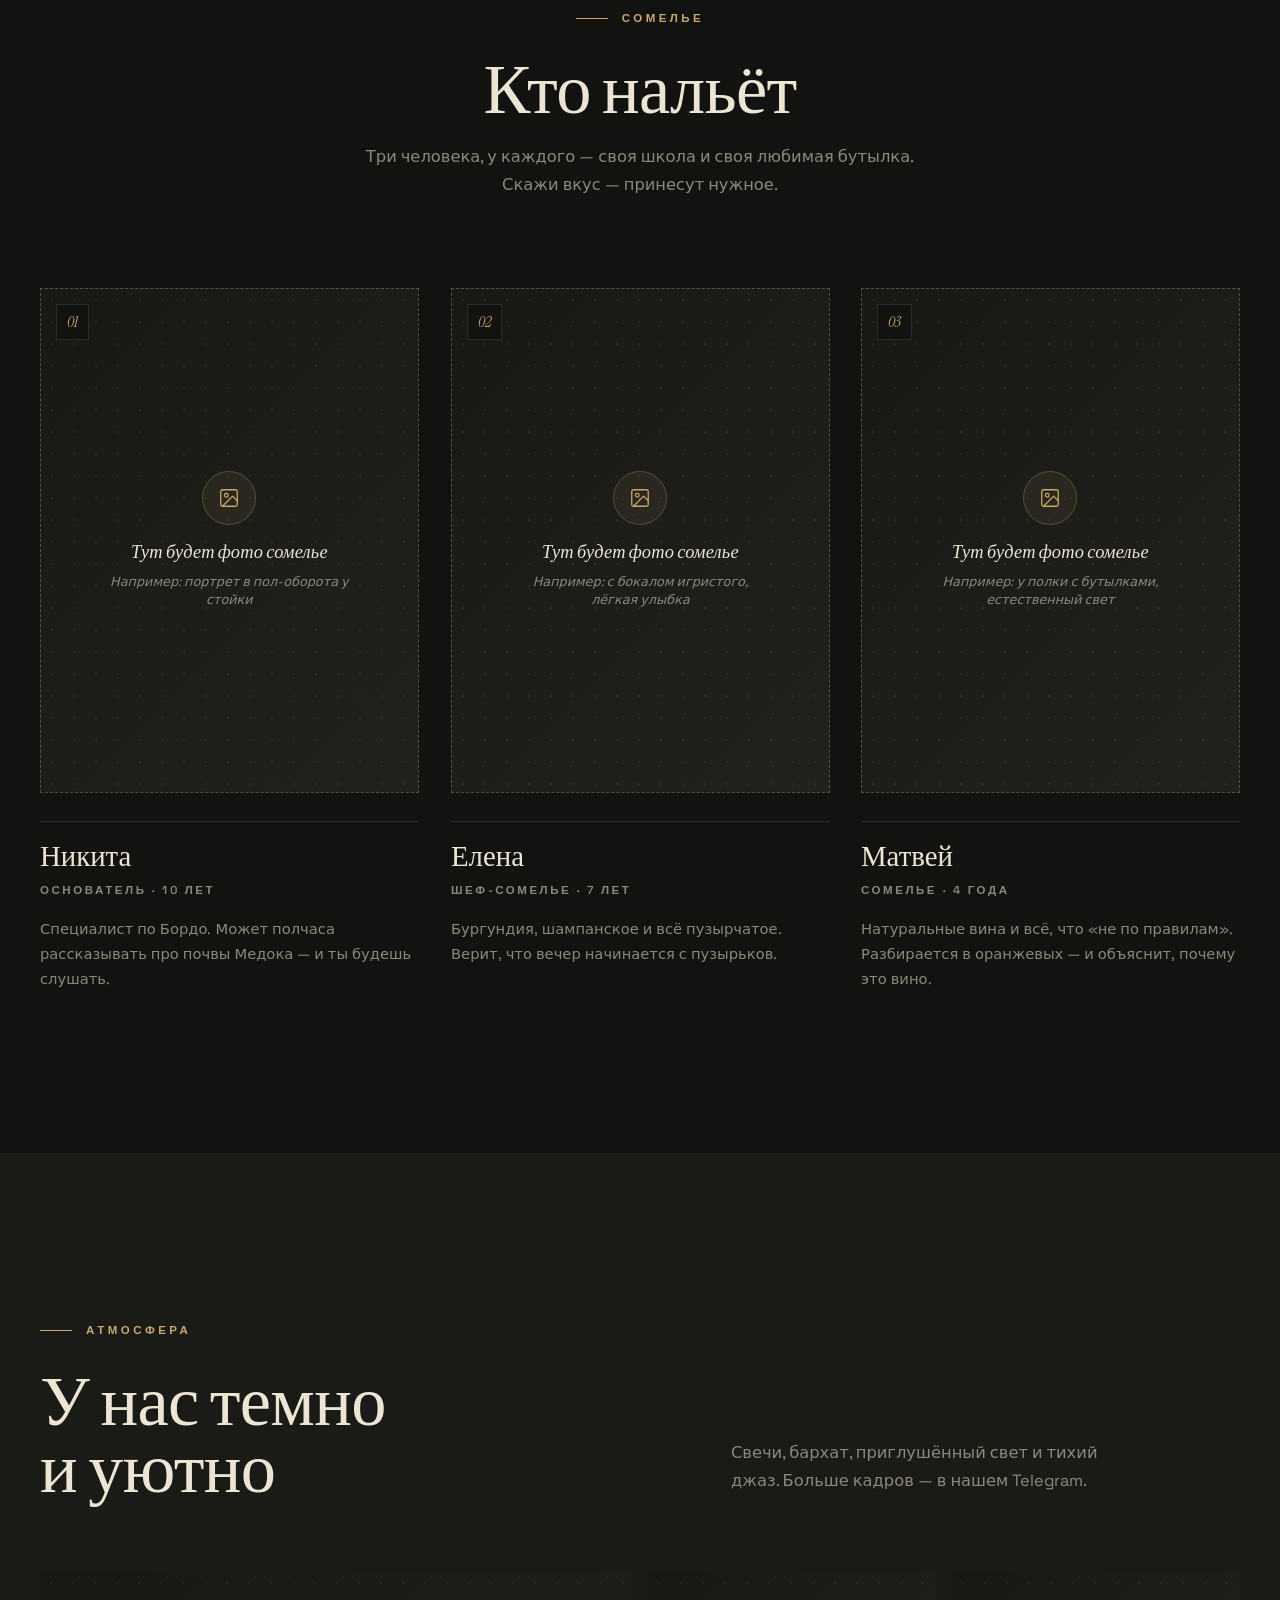
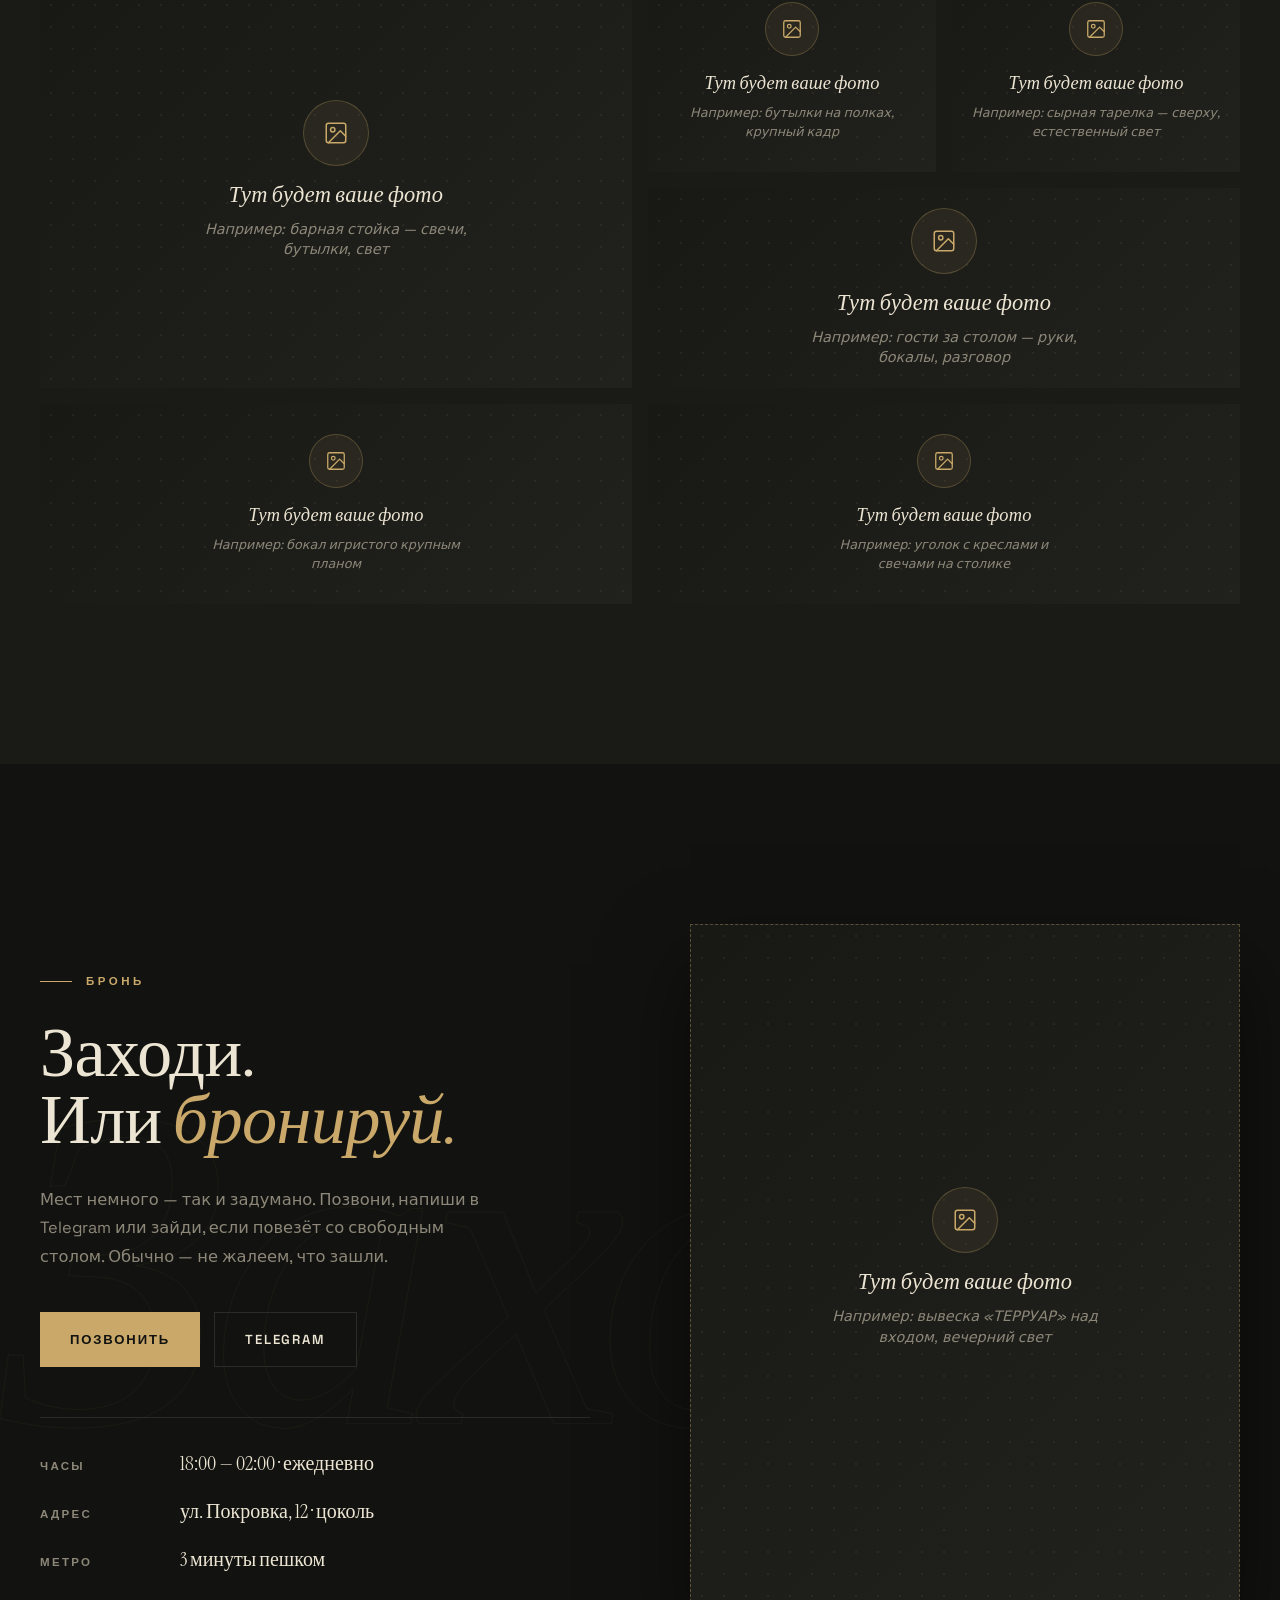
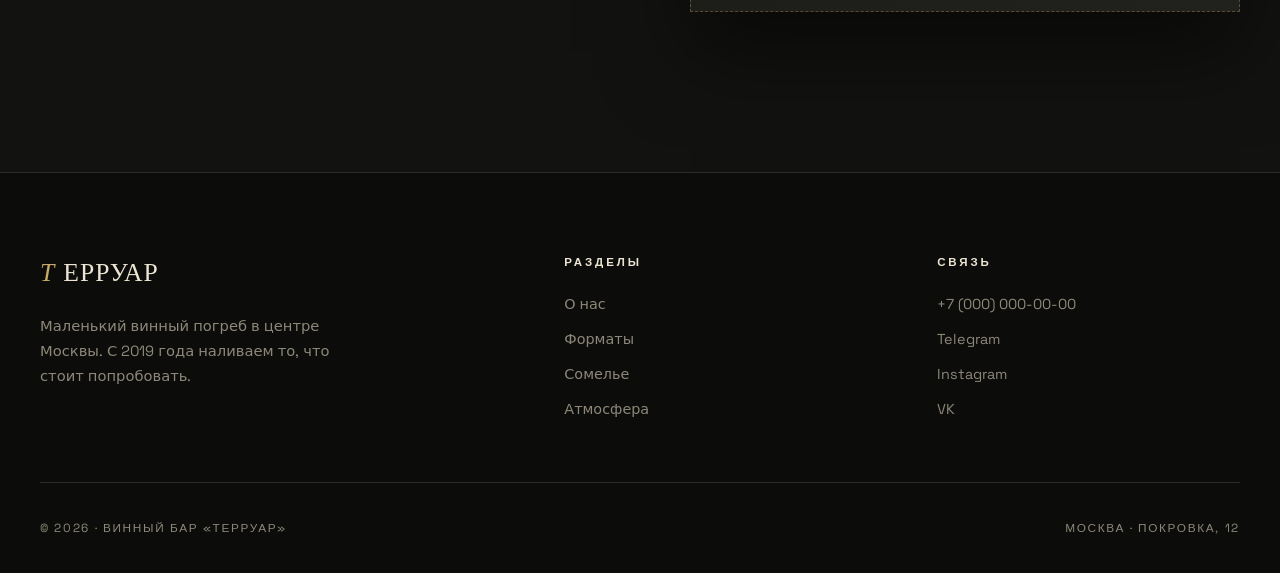
<file: terroir.html>
<!DOCTYPE html>
<html lang="ru">
<head>
<meta charset="UTF-8">
<meta name="viewport" content="width=device-width, initial-scale=1.0">
<title>ТЕРРУАР — винный бар в центре Москвы</title>
<link rel="preconnect" href="https://fonts.googleapis.com">
<link rel="preconnect" href="https://fonts.gstatic.com" crossorigin>
<link href="https://fonts.googleapis.com/css2?family=Instrument+Serif:ital@0;1&family=Space+Grotesk:wght@400;500;600;700&display=swap" rel="stylesheet">
<style>
  :root{
    --bg:#121310;
    --bg-2:#1a1b17;
    --bg-3:#232420;
    --text:#ede5d3;
    --muted:#8d8779;
    --gold:#c9a86a;
    --gold-2:#dcc08a;
    --red:#b8443a;
    --line:#2b2c27;
  }
  *{margin:0;padding:0;box-sizing:border-box}
  html{scroll-behavior:smooth}
  body{
    font-family:'Space Grotesk',system-ui,sans-serif;
    background:var(--bg);color:var(--text);
    line-height:1.6;overflow-x:hidden;
    -webkit-font-smoothing:antialiased;
    position:relative;
  }
  /* film grain */
  body::after{
    content:'';position:fixed;inset:0;pointer-events:none;z-index:9998;
    opacity:.035;
    background-image:url("data:image/svg+xml,%3Csvg xmlns='http://www.w3.org/2000/svg' width='240' height='240'%3E%3Cfilter id='n'%3E%3CfeTurbulence type='fractalNoise' baseFrequency='0.9' numOctaves='2' stitchTiles='stitch'/%3E%3C/filter%3E%3Crect width='240' height='240' filter='url(%23n)'/%3E%3C/svg%3E");
  }
  a{color:inherit;text-decoration:none}
  img{display:block;max-width:100%}
  .wrap{max-width:1280px;margin:0 auto;padding:0 40px}

  h1,h2,h3{
    font-family:'Instrument Serif',Georgia,serif;
    font-weight:400;line-height:1;letter-spacing:-.01em;
  }
  h1{font-size:clamp(3.4rem,9vw,7.5rem);line-height:.92}
  h2{font-size:clamp(2.4rem,5.5vw,4.4rem);line-height:.96}
  h3{font-size:1.7rem;letter-spacing:0}

  .eyebrow{
    display:inline-flex;align-items:center;gap:14px;
    font-family:'Space Grotesk',sans-serif;
    font-size:.72rem;letter-spacing:.3em;
    text-transform:uppercase;font-weight:600;color:var(--gold);
    margin-bottom:28px;
  }
  .eyebrow::before{content:'';width:32px;height:1px;background:var(--gold)}

  /* ---------- BUTTONS ---------- */
  .btn{
    display:inline-flex;align-items:center;gap:12px;
    padding:16px 30px;
    font-family:'Space Grotesk',sans-serif;
    font-size:.82rem;font-weight:600;letter-spacing:.14em;
    text-transform:uppercase;transition:.35s cubic-bezier(.2,.8,.2,1);
    cursor:pointer;border:none;
  }
  .btn-primary{background:var(--gold);color:var(--bg)}
  .btn-primary:hover{background:var(--gold-2);transform:translateY(-2px);box-shadow:0 14px 32px rgba(201,168,106,.3)}
  .btn-ghost{background:transparent;color:var(--text);border:1px solid var(--line)}
  .btn-ghost:hover{border-color:var(--gold);color:var(--gold)}

  /* ---------- NAV ---------- */
  .nav{
    position:fixed;top:0;left:0;right:0;z-index:100;
    padding:28px 0;transition:.4s;
  }
  .nav.scrolled{
    padding:16px 0;
    background:rgba(18,19,16,.88);
    backdrop-filter:blur(18px);-webkit-backdrop-filter:blur(18px);
    border-bottom:1px solid var(--line);
  }
  .nav-inner{
    max-width:1280px;margin:0 auto;padding:0 40px;
    display:flex;align-items:center;justify-content:space-between;gap:24px;
  }
  .logo{
    font-family:'Instrument Serif',Georgia,serif;
    font-size:1.6rem;letter-spacing:.04em;
    display:flex;align-items:center;gap:8px;
  }
  .logo em{font-style:italic;color:var(--gold)}
  .nav-links{display:flex;gap:40px;list-style:none}
  .nav-links a{
    font-family:'Space Grotesk',sans-serif;
    font-size:.78rem;font-weight:500;letter-spacing:.18em;
    text-transform:uppercase;color:var(--text);opacity:.65;transition:.25s;
    position:relative;padding-bottom:4px;
  }
  .nav-links a:hover{opacity:1;color:var(--gold)}
  .nav-links a::after{
    content:'';position:absolute;left:0;right:0;bottom:0;height:1px;
    background:var(--gold);transform:scaleX(0);transform-origin:left;transition:.35s;
  }
  .nav-links a:hover::after{transform:scaleX(1)}
  .nav-cta{
    padding:11px 22px;border:1px solid var(--gold);
    font-family:'Space Grotesk',sans-serif;
    font-size:.74rem;font-weight:600;letter-spacing:.16em;
    text-transform:uppercase;color:var(--gold);transition:.3s;
  }
  .nav-cta:hover{background:var(--gold);color:var(--bg)}
  .burger{display:none;background:none;border:none;cursor:pointer;padding:8px}
  .burger span{display:block;width:26px;height:1.5px;background:var(--text);margin:6px 0;transition:.3s}

  /* ---------- PHOTO PLACEHOLDERS (dark) ---------- */
  .photo-slot{
    position:relative;width:100%;height:100%;
    background:linear-gradient(135deg,#181915 0%,#21221d 100%);
    border:1px dashed rgba(201,168,106,.35);
    display:flex;align-items:center;justify-content:center;
    overflow:hidden;color:var(--text);padding:20px;
    transition:.4s;
  }
  .photo-slot::before{
    content:'';position:absolute;inset:0;
    background-image:radial-gradient(circle,rgba(201,168,106,.08) 1px,transparent 1px);
    background-size:22px 22px;pointer-events:none;
  }
  .photo-slot-inner{
    position:relative;z-index:1;
    display:flex;flex-direction:column;align-items:center;
    text-align:center;gap:10px;max-width:100%;
  }
  .photo-slot-icon{
    width:54px;height:54px;border-radius:50%;
    background:rgba(201,168,106,.08);color:var(--gold);
    border:1px solid rgba(201,168,106,.28);
    display:grid;place-items:center;margin-bottom:6px;flex-shrink:0;
  }
  .photo-slot-icon svg{width:22px;height:22px}
  .photo-slot strong{
    font-family:'Instrument Serif',Georgia,serif;
    font-weight:400;font-size:1.15rem;
    letter-spacing:.01em;line-height:1.2;
    color:var(--text);font-style:italic;
    word-break:break-word;
  }
  .photo-slot span{
    font-size:.8rem;color:var(--muted);
    font-style:italic;line-height:1.45;
    max-width:260px;word-break:break-word;
  }
  .photo-slot-lg .photo-slot-icon{width:66px;height:66px}
  .photo-slot-lg .photo-slot-icon svg{width:26px;height:26px}
  .photo-slot-lg strong{font-size:1.4rem}
  .photo-slot-lg span{font-size:.9rem;max-width:320px}
  .photo-slot-sm{padding:8px}
  .photo-slot-sm .photo-slot-icon{width:30px;height:30px;margin:0}
  .photo-slot-sm .photo-slot-icon svg{width:12px;height:12px}
  .photo-slot-sm strong{font-size:.7rem}
  .photo-slot-sm span{display:none}

  /* ---------- HERO ---------- */
  .hero{
    min-height:100vh;padding:160px 0 80px;
    position:relative;overflow:hidden;
    display:flex;flex-direction:column;justify-content:center;
    --mx:50%;--my:50%;
  }
  .hero::before{
    content:'';position:absolute;inset:0;
    background:radial-gradient(700px circle at var(--mx) var(--my),rgba(201,168,106,.1),transparent 50%);
    pointer-events:none;transition:background .3s ease;
    z-index:1;
  }
  .hero-bg-text{
    position:absolute;top:50%;left:50%;
    transform:translate(-50%,-50%);
    font-family:'Instrument Serif',Georgia,serif;
    font-style:italic;
    font-size:clamp(18rem,42vw,40rem);
    line-height:.8;color:transparent;
    -webkit-text-stroke:1px rgba(201,168,106,.06);
    pointer-events:none;user-select:none;
    white-space:nowrap;letter-spacing:-.05em;
    z-index:0;
  }
  .hero-inner{
    max-width:1280px;margin:0 auto;padding:0 40px;
    display:grid;grid-template-columns:1.3fr 1fr;gap:60px;
    align-items:end;position:relative;z-index:2;
    width:100%;
  }
  .hero-meta{
    display:flex;gap:16px;align-items:center;
    font-family:'Space Grotesk',sans-serif;
    font-size:.72rem;letter-spacing:.3em;
    text-transform:uppercase;color:var(--muted);
    font-weight:600;margin-bottom:32px;
    opacity:0;animation:fadeIn .9s .3s cubic-bezier(.2,.8,.2,1) forwards;
  }
  .hero-meta .dot{
    width:5px;height:5px;border-radius:50%;background:var(--gold);
    box-shadow:0 0 8px var(--gold);
  }
  @keyframes fadeIn{to{opacity:1}}

  .hero-title{
    color:var(--text);
    margin-bottom:44px;
  }
  .hero-title .line{
    display:block;overflow:hidden;
    padding-bottom:.06em;
  }
  .hero-title .line > span{
    display:block;transform:translateY(110%);
    animation:riseUp 1.3s cubic-bezier(.19,.8,.28,1) forwards;
  }
  .hero-title .line:nth-child(1) > span{animation-delay:.4s}
  .hero-title .line:nth-child(2) > span{animation-delay:.55s}
  .hero-title .italic{
    font-style:italic;color:var(--gold);
  }
  @keyframes riseUp{to{transform:translateY(0)}}

  .hero-bottom{
    display:grid;grid-template-columns:1fr 1fr;gap:40px;
    align-items:end;padding-top:36px;border-top:1px solid var(--line);
    opacity:0;animation:fadeUp 1s .9s cubic-bezier(.2,.8,.2,1) forwards;
  }
  @keyframes fadeUp{
    from{opacity:0;transform:translateY(24px)}
    to{opacity:1;transform:translateY(0)}
  }
  .hero-bottom p{
    font-size:1rem;color:var(--muted);
    max-width:380px;line-height:1.7;
  }
  .hero-cta{display:flex;gap:12px;flex-wrap:wrap;justify-content:flex-end}
  .hero-photo{
    position:relative;aspect-ratio:3/4;
    margin-bottom:-80px;
    opacity:0;animation:fadeScale 1.4s .7s cubic-bezier(.2,.8,.2,1) forwards;
  }
  @keyframes fadeScale{
    from{opacity:0;transform:translateY(40px) scale(.96)}
    to{opacity:1;transform:translateY(0) scale(1)}
  }
  .hero-photo .photo-slot{
    box-shadow:0 40px 80px rgba(0,0,0,.4);
  }
  .hero-photo-label{
    position:absolute;bottom:-44px;right:0;
    font-family:'Space Grotesk',sans-serif;
    font-size:.7rem;letter-spacing:.28em;
    text-transform:uppercase;color:var(--muted);
    font-weight:600;
    display:flex;align-items:center;gap:10px;
  }
  .hero-photo-label::before{
    content:'';width:24px;height:1px;background:var(--gold);
  }

  .hero-scroll{
    position:absolute;bottom:44px;left:50%;transform:translateX(-50%);
    font-family:'Space Grotesk',sans-serif;
    font-size:.68rem;letter-spacing:.3em;
    text-transform:uppercase;color:var(--muted);
    font-weight:600;z-index:3;
    display:flex;flex-direction:column;align-items:center;gap:12px;
    opacity:0;animation:fadeIn 1s 1.6s forwards;
  }
  .hero-scroll::after{
    content:'';width:1px;height:32px;
    background:linear-gradient(to bottom,var(--gold),transparent);
    animation:scrollPulse 2s infinite;
  }
  @keyframes scrollPulse{
    0%,100%{opacity:.4;transform:scaleY(.6);transform-origin:top}
    50%{opacity:1;transform:scaleY(1);transform-origin:top}
  }

  /* ---------- MARQUEE ---------- */
  .marquee{
    overflow:hidden;padding:26px 0;
    border-top:1px solid var(--line);
    border-bottom:1px solid var(--line);
    background:var(--bg-2);
    position:relative;z-index:2;
  }
  .marquee-track{
    display:flex;white-space:nowrap;
    animation:marquee 45s linear infinite;
    width:max-content;
  }
  .marquee-group{
    display:flex;align-items:center;gap:48px;
    padding-right:48px;flex-shrink:0;
  }
  .marquee-group span{
    font-family:'Instrument Serif',Georgia,serif;
    font-size:1.5rem;font-style:italic;
    color:var(--text);letter-spacing:.02em;
  }
  .marquee-group .sep{
    font-style:normal;color:var(--gold);
    font-size:1.2rem;
  }
  @keyframes marquee{
    from{transform:translateX(0)}
    to{transform:translateX(-50%)}
  }

  /* ---------- REVEAL ---------- */
  .rv{
    opacity:0;transform:translateY(40px);
    transition:opacity 1.1s cubic-bezier(.2,.8,.2,1),transform 1.1s cubic-bezier(.2,.8,.2,1);
    transition-delay:var(--d,0s);will-change:opacity,transform;
  }
  .rv.in{opacity:1;transform:none}

  /* ---------- ABOUT ---------- */
  .about{padding:160px 0;position:relative}
  .about-grid{
    display:grid;grid-template-columns:1fr 1.1fr;
    gap:100px;align-items:center;
  }
  .about-media{
    position:relative;aspect-ratio:4/5;
  }
  .about-media .photo-slot{border-radius:280px 280px 0 0;border-top:1px dashed;border-left:1px dashed;border-right:1px dashed}
  .about-photo-accent{
    position:absolute;bottom:-60px;right:-60px;
    width:220px;height:220px;
    border:10px solid var(--bg);
    z-index:2;
    box-shadow:0 20px 60px rgba(0,0,0,.3);
  }
  .about-copy h2{
    margin-bottom:36px;color:var(--text);
  }
  .about-copy h2 em{font-style:italic;color:var(--gold)}
  .about-copy p{color:var(--muted);margin-bottom:22px;font-size:1.02rem;line-height:1.75;max-width:480px}
  .about-quote{
    margin-top:36px;padding:28px 32px;
    border-left:2px solid var(--gold);
    background:rgba(201,168,106,.04);
    font-family:'Instrument Serif',Georgia,serif;
    font-style:italic;font-size:1.3rem;line-height:1.4;
    color:var(--text);max-width:480px;
  }

  /* ---------- MENU / FORMATS (numbered list) ---------- */
  .services{padding:160px 0;background:var(--bg-2);position:relative;overflow:hidden}
  .services-head{
    display:grid;grid-template-columns:1.2fr 1fr;
    gap:80px;align-items:end;
    margin-bottom:80px;
  }
  .services-head h2{color:var(--text)}
  .services-head p{color:var(--muted);font-size:1.02rem;line-height:1.7;max-width:400px;padding-bottom:8px}
  .services-list{border-top:1px solid var(--line)}
  .service-row{
    display:grid;grid-template-columns:100px 1fr 1.5fr auto;
    gap:40px;align-items:center;
    padding:44px 0;border-bottom:1px solid var(--line);
    cursor:pointer;transition:.5s cubic-bezier(.2,.8,.2,1);
    position:relative;
  }
  .service-row::before{
    content:'';position:absolute;left:-40px;top:0;bottom:0;width:0;
    background:rgba(201,168,106,.04);transition:.5s;
  }
  .service-row:hover::before{width:calc(100% + 80px)}
  .service-row:hover .service-num{color:var(--gold);transform:translateX(4px)}
  .service-row:hover h3{color:var(--gold);padding-left:8px}
  .service-row:hover .service-arrow{transform:rotate(-45deg);color:var(--gold)}
  .service-num{
    font-family:'Instrument Serif',Georgia,serif;
    font-style:italic;
    font-size:2rem;color:var(--muted);
    transition:.4s;line-height:1;
    position:relative;z-index:1;
  }
  .service-row h3{
    color:var(--text);font-size:1.9rem;font-weight:400;
    transition:.4s;position:relative;z-index:1;
  }
  .service-desc{
    color:var(--muted);font-size:.92rem;line-height:1.65;
    position:relative;z-index:1;
  }
  .service-meta{
    display:flex;align-items:baseline;gap:24px;
    position:relative;z-index:1;
  }
  .service-duration{
    font-family:'Space Grotesk',sans-serif;
    font-size:.72rem;letter-spacing:.2em;
    text-transform:uppercase;color:var(--muted);
    font-weight:600;
  }
  .service-price{
    font-family:'Instrument Serif',Georgia,serif;
    font-size:1.6rem;color:var(--text);line-height:1;
  }
  .service-arrow{
    width:32px;height:32px;
    display:grid;place-items:center;color:var(--muted);
    transition:.4s;
  }
  .service-arrow svg{width:18px;height:18px}

  /* ---------- SOMMELIERS (from masters) ---------- */
  .masters{padding:160px 0}
  .masters-head{text-align:center;margin-bottom:90px}
  .masters-head h2{color:var(--text);margin-bottom:20px}
  .masters-head p{color:var(--muted);max-width:560px;margin:0 auto;font-size:1.02rem;line-height:1.7}
  .masters-grid{
    display:grid;grid-template-columns:repeat(3,1fr);gap:32px;
  }
  .master{
    position:relative;transition:.5s cubic-bezier(.2,.8,.2,1);
  }
  .master-photo{
    aspect-ratio:3/4;position:relative;
    margin-bottom:28px;
    transition:.5s cubic-bezier(.2,.8,.2,1);
  }
  .master:hover .master-photo{transform:translateY(-6px)}
  .master:hover .photo-slot{
    border-color:rgba(201,168,106,.9);
    background:linear-gradient(135deg,#22231d 0%,#2b2c25 100%);
  }
  .master-photo-num{
    position:absolute;top:16px;left:16px;
    font-family:'Instrument Serif',Georgia,serif;
    font-style:italic;font-size:1rem;
    color:var(--gold);z-index:2;
    background:var(--bg);padding:4px 10px;
    border:1px solid var(--line);
  }
  .master-info{
    border-top:1px solid var(--line);
    padding-top:20px;
  }
  .master-name{
    font-family:'Instrument Serif',Georgia,serif;
    font-size:1.8rem;color:var(--text);
    line-height:1;margin-bottom:10px;
  }
  .master-name em{font-style:italic;color:var(--gold)}
  .master-role{
    font-family:'Space Grotesk',sans-serif;
    font-size:.72rem;letter-spacing:.22em;
    text-transform:uppercase;color:var(--muted);
    font-weight:600;margin-bottom:18px;
  }
  .master-bio{color:var(--muted);font-size:.92rem;line-height:1.7}

  /* ---------- GALLERY ---------- */
  .gallery{padding:160px 0;background:var(--bg-2)}
  .gallery-head{
    display:grid;grid-template-columns:1.2fr 1fr;
    gap:80px;align-items:end;
    margin-bottom:70px;
  }
  .gallery-head h2{color:var(--text)}
  .gallery-head p{color:var(--muted);font-size:1.02rem;line-height:1.7;max-width:400px;padding-bottom:8px}
  .gallery-grid{
    display:grid;
    grid-template-columns:repeat(4,1fr);
    grid-auto-rows:200px;
    gap:16px;
  }
  .gallery-item{
    position:relative;overflow:hidden;
    background:var(--bg-3);
  }
  .gallery-item:nth-child(1){grid-column:span 2;grid-row:span 2}
  .gallery-item:nth-child(2){grid-column:span 1;grid-row:span 1}
  .gallery-item:nth-child(3){grid-column:span 1;grid-row:span 1}
  .gallery-item:nth-child(4){grid-column:span 2;grid-row:span 1}
  .gallery-item:nth-child(5){grid-column:span 2;grid-row:span 1}
  .gallery-item:nth-child(6){grid-column:span 2;grid-row:span 1}
  .gallery-item .photo-slot{border:none;transition:.5s}
  .gallery-item:hover .photo-slot{
    background:linear-gradient(135deg,#24251f 0%,#2e2f27 100%);
  }
  .gallery-item:hover .photo-slot-inner{transform:translateY(-4px)}
  .photo-slot-inner{transition:.4s}

  /* ---------- BOOKING ---------- */
  .booking{padding:160px 0;position:relative;overflow:hidden}
  .booking-bg{
    position:absolute;top:50%;left:0;
    transform:translateY(-50%);
    font-family:'Instrument Serif',Georgia,serif;
    font-style:italic;
    font-size:clamp(16rem,36vw,32rem);
    line-height:.8;color:transparent;
    -webkit-text-stroke:1px rgba(201,168,106,.05);
    pointer-events:none;user-select:none;
    white-space:nowrap;letter-spacing:-.04em;
  }
  .booking-grid{
    display:grid;grid-template-columns:1fr 1fr;
    gap:100px;align-items:center;
    position:relative;z-index:1;
  }
  .booking-copy h2{color:var(--text);margin-bottom:32px}
  .booking-copy h2 em{font-style:italic;color:var(--gold)}
  .booking-copy p{color:var(--muted);font-size:1.02rem;line-height:1.75;max-width:460px;margin-bottom:40px}
  .booking-actions{display:flex;gap:14px;flex-wrap:wrap;margin-bottom:50px}
  .booking-info{
    border-top:1px solid var(--line);
    padding-top:32px;
    display:flex;flex-direction:column;gap:22px;
  }
  .booking-row{
    display:grid;grid-template-columns:120px 1fr;
    gap:20px;align-items:baseline;
  }
  .booking-row span{
    font-family:'Space Grotesk',sans-serif;
    font-size:.72rem;letter-spacing:.2em;
    text-transform:uppercase;color:var(--muted);
    font-weight:600;
  }
  .booking-row em{
    font-family:'Instrument Serif',Georgia,serif;
    font-style:normal;font-size:1.25rem;
    color:var(--text);line-height:1.3;
  }
  .booking-media{
    aspect-ratio:4/5;
    position:relative;
  }
  .booking-media .photo-slot{
    box-shadow:0 40px 80px rgba(0,0,0,.5);
  }

  /* ---------- FOOTER ---------- */
  footer{
    background:#0c0d0a;border-top:1px solid var(--line);
    padding:80px 0 36px;
  }
  .footer-inner{
    display:grid;grid-template-columns:1.5fr 1fr 1fr;
    gap:70px;margin-bottom:60px;
  }
  .footer-brand .logo{font-size:1.6rem;margin-bottom:20px}
  .footer-brand p{color:var(--muted);font-size:.92rem;max-width:320px;line-height:1.7}
  .footer-col h4{
    font-family:'Space Grotesk',sans-serif;
    font-size:.72rem;letter-spacing:.25em;
    text-transform:uppercase;color:var(--text);
    margin-bottom:22px;font-weight:600;
  }
  .footer-col ul{list-style:none;display:flex;flex-direction:column;gap:12px}
  .footer-col a,.footer-col li{color:var(--muted);font-size:.9rem;transition:.2s}
  .footer-col a:hover{color:var(--gold)}
  .footer-bottom{
    padding-top:36px;border-top:1px solid var(--line);
    display:flex;justify-content:space-between;align-items:center;
    gap:20px;flex-wrap:wrap;
    font-family:'Space Grotesk',sans-serif;
    font-size:.74rem;letter-spacing:.14em;
    text-transform:uppercase;color:var(--muted);
  }

  /* ---------- RESPONSIVE ---------- */
  @media(max-width:1024px){
    .hero-inner{grid-template-columns:1fr;gap:80px;padding-top:40px}
    .hero-photo{
      aspect-ratio:4/3;max-width:520px;margin:0 auto -60px;
    }
    .hero-bottom{grid-template-columns:1fr;gap:28px}
    .hero-cta{justify-content:flex-start}
    .about-grid{grid-template-columns:1fr;gap:60px}
    .about-media{max-width:480px;margin:0 auto}
    .about-photo-accent{width:160px;height:160px;right:-16px;bottom:-40px;border-width:8px}
    .services-head,.gallery-head{grid-template-columns:1fr;gap:24px}
    .service-row{grid-template-columns:60px 1fr auto;gap:24px;padding:36px 0}
    .service-desc{grid-column:2 / -1;padding-top:6px}
    .masters-grid{grid-template-columns:1fr;gap:50px}
    .master-photo{max-width:400px}
    .gallery-grid{grid-template-columns:repeat(2,1fr);grid-auto-rows:180px}
    .gallery-item:nth-child(1){grid-column:span 2;grid-row:span 1}
    .gallery-item:nth-child(4),
    .gallery-item:nth-child(5),
    .gallery-item:nth-child(6){grid-column:span 1;grid-row:span 1}
    .booking-grid{grid-template-columns:1fr;gap:60px}
    .booking-media{max-width:440px;order:-1;margin:0 auto}
    .footer-inner{grid-template-columns:1fr 1fr;gap:50px}
    .footer-brand{grid-column:span 2}
  }
  @media(max-width:960px){
    .nav-links,.nav-cta{display:none}
    .burger{display:block}
    .nav-links.open{
      display:flex;flex-direction:column;
      position:absolute;top:100%;left:0;right:0;
      background:var(--bg-2);padding:28px 40px;gap:22px;
      border-bottom:1px solid var(--line);
    }
  }
  @media(max-width:560px){
    .wrap,.hero-inner,.nav-inner{padding-left:20px;padding-right:20px}
    .nav-inner{padding-left:20px;padding-right:20px}
    .hero{padding-top:120px}
    .hero-photo{margin-bottom:-40px}
    .hero-scroll{display:none}
    .service-row{grid-template-columns:1fr;gap:14px}
    .service-num{font-size:1.5rem}
    .service-meta{justify-content:flex-start}
    .booking-row{grid-template-columns:1fr;gap:4px}
    .gallery-grid{grid-template-columns:1fr;grid-auto-rows:220px}
    .gallery-item:nth-child(n){grid-column:span 1;grid-row:span 1}
    .footer-inner{grid-template-columns:1fr;gap:40px}
    .footer-brand{grid-column:span 1}
    section{padding:100px 0}
    .about,.masters,.gallery,.booking,.services{padding:100px 0}
    .marquee-group span{font-size:1.15rem}
    .marquee-group{gap:32px;padding-right:32px}
  }
</style>
</head>
<body>

<!-- NAV -->
<nav class="nav" id="nav">
  <div class="nav-inner">
    <a href="#" class="logo"><em>Т</em>ЕРРУАР</a>
    <ul class="nav-links" id="navLinks">
      <li><a href="#about">О нас</a></li>
      <li><a href="#formats">Форматы</a></li>
      <li><a href="#sommeliers">Сомелье</a></li>
      <li><a href="#gallery">Атмосфера</a></li>
      <li><a href="#booking">Бронь</a></li>
    </ul>
    <a href="#booking" class="nav-cta">Забронировать</a>
    <button class="burger" id="burger" aria-label="Меню">
      <span></span><span></span><span></span>
    </button>
  </div>
</nav>

<!-- HERO -->
<header class="hero" id="hero">
  <div class="hero-bg-text" aria-hidden="true">MMXIX</div>
  <div class="hero-inner">
    <div class="hero-copy">
      <div class="hero-meta">
        <span>Est. 2019</span>
        <span class="dot"></span>
        <span>Москва</span>
        <span class="dot"></span>
        <span>Покровка, 12</span>
      </div>
      <h1 class="hero-title">
        <span class="line"><span>Винный бар</span></span>
        <span class="line"><span class="italic">ТЕРРУАР</span></span>
      </h1>
      <div class="hero-bottom">
        <p>Бокал хорошего вина, сырная тарелка и неспешные разговоры. Без пафоса и без спешки — только то, что стоит попробовать.</p>
        <div class="hero-cta">
          <a href="#booking" class="btn btn-primary">Забронировать →</a>
          <a href="#formats" class="btn btn-ghost">Меню</a>
        </div>
      </div>
    </div>
    <div class="hero-photo">
      <div class="photo-slot photo-slot-lg">
        <div class="photo-slot-inner">
          <div class="photo-slot-icon">
            <svg viewBox="0 0 24 24" fill="none" stroke="currentColor" stroke-width="1.4" stroke-linecap="round" stroke-linejoin="round">
              <rect x="3" y="3" width="18" height="18" rx="2"/>
              <circle cx="9" cy="9" r="2"/>
              <path d="M21 15l-5-5L5 21"/>
            </svg>
          </div>
          <strong>Тут будет ваше фото</strong>
          <span>Например: бокал красного на бархатном фоне, тёплый свет</span>
        </div>
      </div>
      <div class="hero-photo-label">Фото · 001</div>
    </div>
  </div>
  <div class="hero-scroll">Scroll</div>
</header>

<!-- MARQUEE -->
<div class="marquee" aria-hidden="true">
  <div class="marquee-track">
    <div class="marquee-group">
      <span>Вино</span><span class="sep">·</span>
      <span>Сыры</span><span class="sep">·</span>
      <span>Тарталетки</span><span class="sep">·</span>
      <span>Беседы</span><span class="sep">·</span>
      <span>Est. 2019</span><span class="sep">·</span>
    </div>
    <div class="marquee-group">
      <span>Вино</span><span class="sep">·</span>
      <span>Сыры</span><span class="sep">·</span>
      <span>Тарталетки</span><span class="sep">·</span>
      <span>Беседы</span><span class="sep">·</span>
      <span>Est. 2019</span><span class="sep">·</span>
    </div>
  </div>
</div>

<!-- ABOUT -->
<section class="about" id="about">
  <div class="wrap about-grid">
    <div class="about-media rv">
      <div class="photo-slot photo-slot-lg">
        <div class="photo-slot-inner">
          <div class="photo-slot-icon">
            <svg viewBox="0 0 24 24" fill="none" stroke="currentColor" stroke-width="1.4" stroke-linecap="round" stroke-linejoin="round">
              <rect x="3" y="3" width="18" height="18" rx="2"/>
              <circle cx="9" cy="9" r="2"/>
              <path d="M21 15l-5-5L5 21"/>
            </svg>
          </div>
          <strong>Тут будет ваше фото</strong>
          <span>Например: общий вид зала — бархат, свечи, приглушённый свет</span>
        </div>
      </div>
      <div class="about-photo-accent">
        <div class="photo-slot photo-slot-sm">
          <div class="photo-slot-inner">
            <div class="photo-slot-icon">
              <svg viewBox="0 0 24 24" fill="none" stroke="currentColor" stroke-width="1.4" stroke-linecap="round" stroke-linejoin="round">
                <rect x="3" y="3" width="18" height="18" rx="2"/>
                <circle cx="9" cy="9" r="2"/>
                <path d="M21 15l-5-5L5 21"/>
              </svg>
            </div>
            <strong>Тут будет ваше фото</strong>
          </div>
        </div>
      </div>
    </div>
    <div class="about-copy rv" style="--d:.1s">
      <span class="eyebrow">О нас</span>
      <h2>Не бар.<br><em>Погреб.</em></h2>
      <p>«Терруар» — это когда у вина есть место, где оно выросло, и место, где его пьют. Мы сделали второе — маленький винный погреб в центре города, куда хочется возвращаться.</p>
      <p>Никаких винных карт на сто страниц. Сомелье спросит, что ты любишь, и принесёт три варианта. Один из них станет твоим.</p>
      <div class="about-quote">«Хорошее вино — это когда после первого глотка хочется узнать, кто его сделал».</div>
    </div>
  </div>
</section>

<!-- FORMATS -->
<section class="services" id="formats">
  <div class="wrap">
    <div class="services-head rv">
      <div>
        <span class="eyebrow">Форматы</span>
        <h2>Как провести вечер</h2>
      </div>
      <p>От одного бокала после работы до ужина с шефом. Всегда без спешки — вечер у нас не заканчивается, пока есть разговоры.</p>
    </div>
    <div class="services-list">
      <div class="service-row rv">
        <div class="service-num">01</div>
        <h3>Бокал</h3>
        <div class="service-desc">Один бокал после работы. Сомелье подберёт под настроение — хоть белое, хоть красное, хоть игристое.</div>
        <div class="service-meta">
          <span class="service-duration">15 мин</span>
          <span class="service-price">600 ₽</span>
          <span class="service-arrow">
            <svg viewBox="0 0 24 24" fill="none" stroke="currentColor" stroke-width="1.5" stroke-linecap="round" stroke-linejoin="round"><line x1="7" y1="17" x2="17" y2="7"/><polyline points="7 7 17 7 17 17"/></svg>
          </span>
        </div>
      </div>
      <div class="service-row rv" style="--d:.05s">
        <div class="service-num">02</div>
        <h3>Дегустация</h3>
        <div class="service-desc">Сет из пяти вин с комментариями сомелье. Знакомство с регионом, стилем и собой.</div>
        <div class="service-meta">
          <span class="service-duration">90 мин</span>
          <span class="service-price">3 500 ₽</span>
          <span class="service-arrow">
            <svg viewBox="0 0 24 24" fill="none" stroke="currentColor" stroke-width="1.5" stroke-linecap="round" stroke-linejoin="round"><line x1="7" y1="17" x2="17" y2="7"/><polyline points="7 7 17 7 17 17"/></svg>
          </span>
        </div>
      </div>
      <div class="service-row rv" style="--d:.1s">
        <div class="service-num">03</div>
        <h3>Сырная тарелка</h3>
        <div class="service-desc">Пять сыров, мёд, орехи и свежий хлеб. Идеально — к красному или к пузырькам.</div>
        <div class="service-meta">
          <span class="service-duration">20 мин</span>
          <span class="service-price">2 200 ₽</span>
          <span class="service-arrow">
            <svg viewBox="0 0 24 24" fill="none" stroke="currentColor" stroke-width="1.5" stroke-linecap="round" stroke-linejoin="round"><line x1="7" y1="17" x2="17" y2="7"/><polyline points="7 7 17 7 17 17"/></svg>
          </span>
        </div>
      </div>
      <div class="service-row rv" style="--d:.15s">
        <div class="service-num">04</div>
        <h3>Ужин с шефом</h3>
        <div class="service-desc">Сет из четырёх блюд в паре с винами. По предзаказу — за неделю, не меньше.</div>
        <div class="service-meta">
          <span class="service-duration">180 мин</span>
          <span class="service-price">8 000 ₽</span>
          <span class="service-arrow">
            <svg viewBox="0 0 24 24" fill="none" stroke="currentColor" stroke-width="1.5" stroke-linecap="round" stroke-linejoin="round"><line x1="7" y1="17" x2="17" y2="7"/><polyline points="7 7 17 7 17 17"/></svg>
          </span>
        </div>
      </div>
    </div>
  </div>
</section>

<!-- SOMMELIERS -->
<section class="masters" id="sommeliers">
  <div class="wrap">
    <div class="masters-head rv">
      <span class="eyebrow" style="justify-content:center">Сомелье</span>
      <h2>Кто нальёт</h2>
      <p>Три человека, у каждого — своя школа и своя любимая бутылка. Скажи вкус — принесут нужное.</p>
    </div>
    <div class="masters-grid">
      <div class="master rv">
        <div class="master-photo">
          <div class="master-photo-num">01</div>
          <div class="photo-slot">
            <div class="photo-slot-inner">
              <div class="photo-slot-icon">
                <svg viewBox="0 0 24 24" fill="none" stroke="currentColor" stroke-width="1.4" stroke-linecap="round" stroke-linejoin="round">
                  <rect x="3" y="3" width="18" height="18" rx="2"/>
                  <circle cx="9" cy="9" r="2"/>
                  <path d="M21 15l-5-5L5 21"/>
                </svg>
              </div>
              <strong>Тут будет фото сомелье</strong>
              <span>Например: портрет в пол-оборота у стойки</span>
            </div>
          </div>
        </div>
        <div class="master-info">
          <div class="master-name">Никита</div>
          <div class="master-role">Основатель · 10 лет</div>
          <div class="master-bio">Специалист по Бордо. Может полчаса рассказывать про почвы Медока — и ты будешь слушать.</div>
        </div>
      </div>
      <div class="master rv" style="--d:.1s">
        <div class="master-photo">
          <div class="master-photo-num">02</div>
          <div class="photo-slot">
            <div class="photo-slot-inner">
              <div class="photo-slot-icon">
                <svg viewBox="0 0 24 24" fill="none" stroke="currentColor" stroke-width="1.4" stroke-linecap="round" stroke-linejoin="round">
                  <rect x="3" y="3" width="18" height="18" rx="2"/>
                  <circle cx="9" cy="9" r="2"/>
                  <path d="M21 15l-5-5L5 21"/>
                </svg>
              </div>
              <strong>Тут будет фото сомелье</strong>
              <span>Например: с бокалом игристого, лёгкая улыбка</span>
            </div>
          </div>
        </div>
        <div class="master-info">
          <div class="master-name">Елена</div>
          <div class="master-role">Шеф-сомелье · 7 лет</div>
          <div class="master-bio">Бургундия, шампанское и всё пузырчатое. Верит, что вечер начинается с пузырьков.</div>
        </div>
      </div>
      <div class="master rv" style="--d:.2s">
        <div class="master-photo">
          <div class="master-photo-num">03</div>
          <div class="photo-slot">
            <div class="photo-slot-inner">
              <div class="photo-slot-icon">
                <svg viewBox="0 0 24 24" fill="none" stroke="currentColor" stroke-width="1.4" stroke-linecap="round" stroke-linejoin="round">
                  <rect x="3" y="3" width="18" height="18" rx="2"/>
                  <circle cx="9" cy="9" r="2"/>
                  <path d="M21 15l-5-5L5 21"/>
                </svg>
              </div>
              <strong>Тут будет фото сомелье</strong>
              <span>Например: у полки с бутылками, естественный свет</span>
            </div>
          </div>
        </div>
        <div class="master-info">
          <div class="master-name">Матвей</div>
          <div class="master-role">Сомелье · 4 года</div>
          <div class="master-bio">Натуральные вина и всё, что «не по правилам». Разбирается в оранжевых — и объяснит, почему это вино.</div>
        </div>
      </div>
    </div>
  </div>
</section>

<!-- GALLERY -->
<section class="gallery" id="gallery">
  <div class="wrap">
    <div class="gallery-head rv">
      <div>
        <span class="eyebrow">Атмосфера</span>
        <h2>У нас темно<br>и уютно</h2>
      </div>
      <p>Свечи, бархат, приглушённый свет и тихий джаз. Больше кадров — в нашем Telegram.</p>
    </div>
    <div class="gallery-grid">
      <div class="gallery-item rv">
        <div class="photo-slot photo-slot-lg">
          <div class="photo-slot-inner">
            <div class="photo-slot-icon">
              <svg viewBox="0 0 24 24" fill="none" stroke="currentColor" stroke-width="1.4" stroke-linecap="round" stroke-linejoin="round">
                <rect x="3" y="3" width="18" height="18" rx="2"/>
                <circle cx="9" cy="9" r="2"/>
                <path d="M21 15l-5-5L5 21"/>
              </svg>
            </div>
            <strong>Тут будет ваше фото</strong>
            <span>Например: барная стойка — свечи, бутылки, свет</span>
          </div>
        </div>
      </div>
      <div class="gallery-item rv" style="--d:.05s">
        <div class="photo-slot">
          <div class="photo-slot-inner">
            <div class="photo-slot-icon">
              <svg viewBox="0 0 24 24" fill="none" stroke="currentColor" stroke-width="1.4" stroke-linecap="round" stroke-linejoin="round">
                <rect x="3" y="3" width="18" height="18" rx="2"/>
                <circle cx="9" cy="9" r="2"/>
                <path d="M21 15l-5-5L5 21"/>
              </svg>
            </div>
            <strong>Тут будет ваше фото</strong>
            <span>Например: бутылки на полках, крупный кадр</span>
          </div>
        </div>
      </div>
      <div class="gallery-item rv" style="--d:.1s">
        <div class="photo-slot">
          <div class="photo-slot-inner">
            <div class="photo-slot-icon">
              <svg viewBox="0 0 24 24" fill="none" stroke="currentColor" stroke-width="1.4" stroke-linecap="round" stroke-linejoin="round">
                <rect x="3" y="3" width="18" height="18" rx="2"/>
                <circle cx="9" cy="9" r="2"/>
                <path d="M21 15l-5-5L5 21"/>
              </svg>
            </div>
            <strong>Тут будет ваше фото</strong>
            <span>Например: сырная тарелка — сверху, естественный свет</span>
          </div>
        </div>
      </div>
      <div class="gallery-item rv" style="--d:.15s">
        <div class="photo-slot photo-slot-lg">
          <div class="photo-slot-inner">
            <div class="photo-slot-icon">
              <svg viewBox="0 0 24 24" fill="none" stroke="currentColor" stroke-width="1.4" stroke-linecap="round" stroke-linejoin="round">
                <rect x="3" y="3" width="18" height="18" rx="2"/>
                <circle cx="9" cy="9" r="2"/>
                <path d="M21 15l-5-5L5 21"/>
              </svg>
            </div>
            <strong>Тут будет ваше фото</strong>
            <span>Например: гости за столом — руки, бокалы, разговор</span>
          </div>
        </div>
      </div>
      <div class="gallery-item rv" style="--d:.2s">
        <div class="photo-slot">
          <div class="photo-slot-inner">
            <div class="photo-slot-icon">
              <svg viewBox="0 0 24 24" fill="none" stroke="currentColor" stroke-width="1.4" stroke-linecap="round" stroke-linejoin="round">
                <rect x="3" y="3" width="18" height="18" rx="2"/>
                <circle cx="9" cy="9" r="2"/>
                <path d="M21 15l-5-5L5 21"/>
              </svg>
            </div>
            <strong>Тут будет ваше фото</strong>
            <span>Например: бокал игристого крупным планом</span>
          </div>
        </div>
      </div>
      <div class="gallery-item rv" style="--d:.25s">
        <div class="photo-slot">
          <div class="photo-slot-inner">
            <div class="photo-slot-icon">
              <svg viewBox="0 0 24 24" fill="none" stroke="currentColor" stroke-width="1.4" stroke-linecap="round" stroke-linejoin="round">
                <rect x="3" y="3" width="18" height="18" rx="2"/>
                <circle cx="9" cy="9" r="2"/>
                <path d="M21 15l-5-5L5 21"/>
              </svg>
            </div>
            <strong>Тут будет ваше фото</strong>
            <span>Например: уголок с креслами и свечами на столике</span>
          </div>
        </div>
      </div>
    </div>
  </div>
</section>

<!-- BOOKING -->
<section class="booking" id="booking">
  <div class="booking-bg" aria-hidden="true">Заходи</div>
  <div class="wrap booking-grid">
    <div class="booking-copy rv">
      <span class="eyebrow">Бронь</span>
      <h2>Заходи.<br>Или <em>бронируй.</em></h2>
      <p>Мест немного — так и задумано. Позвони, напиши в Telegram или зайди, если повезёт со свободным столом. Обычно — не жалеем, что зашли.</p>
      <div class="booking-actions">
        <a href="tel:+70000000000" class="btn btn-primary">Позвонить</a>
        <a href="https://t.me/" target="_blank" rel="noopener" class="btn btn-ghost">Telegram</a>
      </div>
      <div class="booking-info">
        <div class="booking-row"><span>Часы</span><em>18:00 — 02:00 · ежедневно</em></div>
        <div class="booking-row"><span>Адрес</span><em>ул. Покровка, 12 · цоколь</em></div>
        <div class="booking-row"><span>Метро</span><em>3 минуты пешком</em></div>
      </div>
    </div>
    <div class="booking-media rv" style="--d:.1s">
      <div class="photo-slot photo-slot-lg">
        <div class="photo-slot-inner">
          <div class="photo-slot-icon">
            <svg viewBox="0 0 24 24" fill="none" stroke="currentColor" stroke-width="1.4" stroke-linecap="round" stroke-linejoin="round">
              <rect x="3" y="3" width="18" height="18" rx="2"/>
              <circle cx="9" cy="9" r="2"/>
              <path d="M21 15l-5-5L5 21"/>
            </svg>
          </div>
          <strong>Тут будет ваше фото</strong>
          <span>Например: вывеска «ТЕРРУАР» над входом, вечерний свет</span>
        </div>
      </div>
    </div>
  </div>
</section>

<!-- FOOTER -->
<footer>
  <div class="wrap">
    <div class="footer-inner">
      <div class="footer-brand">
        <div class="logo"><em>Т</em>ЕРРУАР</div>
        <p>Маленький винный погреб в центре Москвы. С 2019 года наливаем то, что стоит попробовать.</p>
      </div>
      <div class="footer-col">
        <h4>Разделы</h4>
        <ul>
          <li><a href="#about">О нас</a></li>
          <li><a href="#formats">Форматы</a></li>
          <li><a href="#sommeliers">Сомелье</a></li>
          <li><a href="#gallery">Атмосфера</a></li>
        </ul>
      </div>
      <div class="footer-col">
        <h4>Связь</h4>
        <ul>
          <li><a href="tel:+70000000000">+7 (000) 000-00-00</a></li>
          <li><a href="https://t.me/" target="_blank" rel="noopener">Telegram</a></li>
          <li><a href="#">Instagram</a></li>
          <li><a href="#">VK</a></li>
        </ul>
      </div>
    </div>
    <div class="footer-bottom">
      <span>© 2026 · Винный бар «ТЕРРУАР»</span>
      <span>Москва · Покровка, 12</span>
    </div>
  </div>
</footer>

<script>
  /* NAV — фон при скролле */
  const nav = document.getElementById('nav');
  window.addEventListener('scroll', () => {
    nav.classList.toggle('scrolled', window.scrollY > 30);
  }, { passive:true });

  /* Бургер */
  const burger = document.getElementById('burger');
  const navLinks = document.getElementById('navLinks');
  burger.addEventListener('click', () => {
    navLinks.classList.toggle('open');
  });
  navLinks.querySelectorAll('a').forEach(a => {
    a.addEventListener('click', () => navLinks.classList.remove('open'));
  });

  /* Точечный прожектор в hero */
  const hero = document.getElementById('hero');
  if(hero){
    hero.addEventListener('mousemove', (e) => {
      const r = hero.getBoundingClientRect();
      const x = e.clientX - r.left;
      const y = e.clientY - r.top;
      hero.style.setProperty('--mx', x + 'px');
      hero.style.setProperty('--my', y + 'px');
    });
  }

  /* Плавное появление блоков */
  const io = new IntersectionObserver((entries) => {
    entries.forEach(en => {
      if(en.isIntersecting){
        en.target.classList.add('in');
        io.unobserve(en.target);
      }
    });
  }, { threshold:0.12, rootMargin:'0px 0px -60px 0px' });
  document.querySelectorAll('.rv').forEach(el => io.observe(el));
</script>
</body>
</html>
</file>
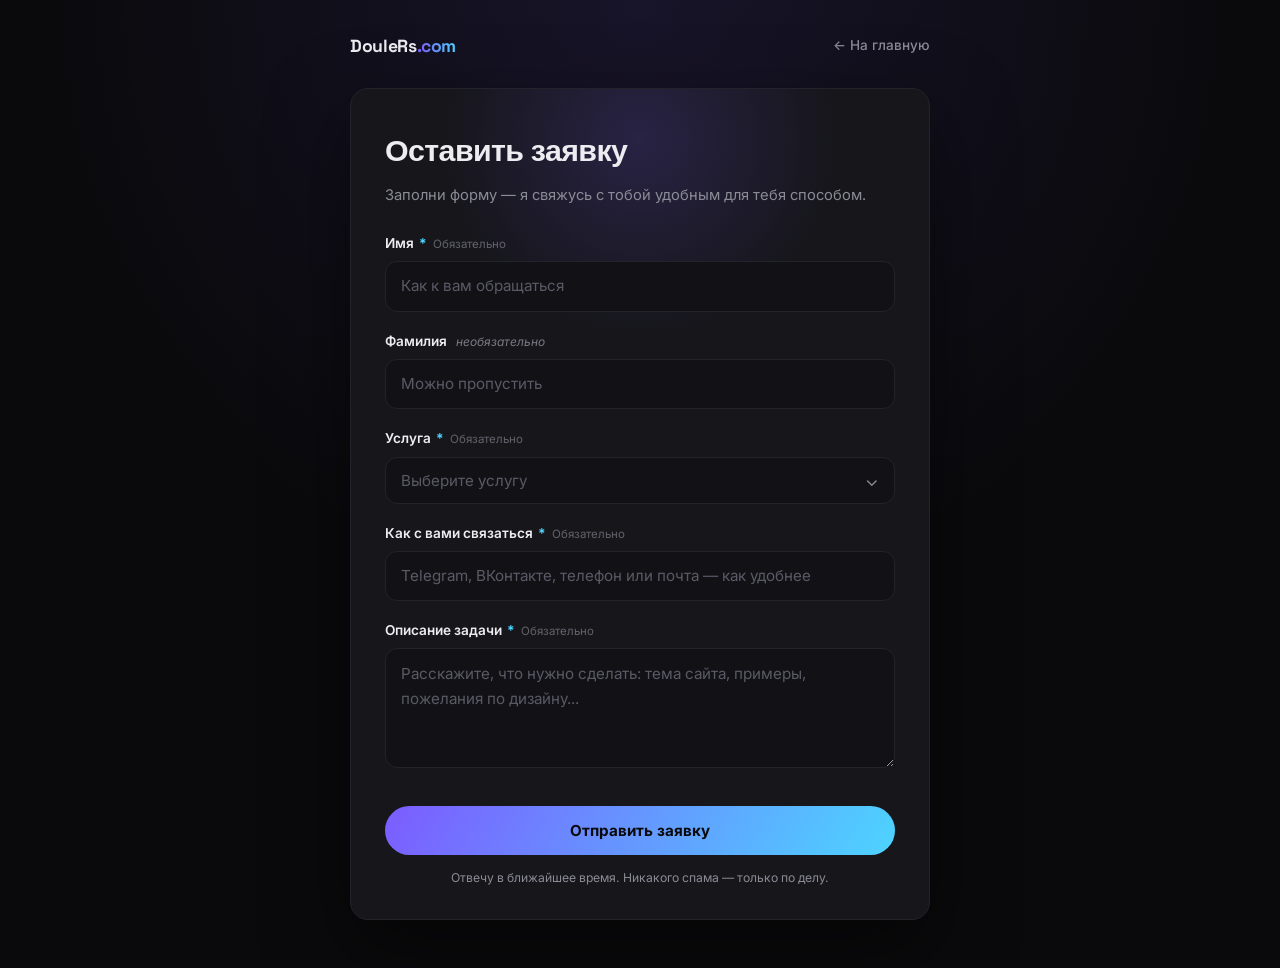
<file: zayavka.html>
<!DOCTYPE html>
<html lang="ru">
<head>
<meta charset="UTF-8">
<meta name="viewport" content="width=device-width, initial-scale=1.0">
<title>Заявка — DouleRs.com</title>
<link rel="preconnect" href="https://fonts.googleapis.com">
<link rel="preconnect" href="https://fonts.gstatic.com" crossorigin>
<link href="https://fonts.googleapis.com/css2?family=Inter:wght@300;400;600;800&family=Space+Grotesk:wght@500;700&display=swap" rel="stylesheet">
<style>
  :root{
    --bg:#0a0a0c;
    --bg-2:#121216;
    --card:#16161b;
    --text:#ececf1;
    --muted:#8b8b96;
    --accent:#7c5cff;
    --accent-2:#4dd4ff;
    --orange:#ff8c42;
    --green:#4ade80;
    --border:#23232b;
    --radius:18px;
  }
  *{margin:0;padding:0;box-sizing:border-box}
  html{scroll-behavior:smooth}
  body{
    font-family:'Inter',system-ui,sans-serif;
    background:radial-gradient(circle at 50% 0%, rgba(124,92,255,.12), transparent 55%), var(--bg);
    background-attachment:fixed;
    color:var(--text);line-height:1.6;
    min-height:100vh;
    padding:32px 20px 48px;
    -webkit-font-smoothing:antialiased;
  }
  a{color:inherit;text-decoration:none}

  .container{
    max-width:580px;margin:0 auto;
    position:relative;z-index:1;
  }
  .topbar{
    display:flex;justify-content:space-between;align-items:center;
    margin-bottom:28px;
  }
  .logo{
    font-family:'Space Grotesk',sans-serif;
    font-weight:700;font-size:1.1rem;letter-spacing:-.02em;
  }
  .logo span{
    background:linear-gradient(90deg,var(--accent),var(--accent-2));
    -webkit-background-clip:text;background-clip:text;color:transparent;
  }
  .back-link{
    display:inline-flex;align-items:center;gap:6px;
    color:var(--muted);font-size:.85rem;font-weight:500;
    transition:.2s;
  }
  .back-link:hover{color:var(--text)}

  .form-card{
    background:var(--card);
    border:1px solid var(--border);
    border-radius:var(--radius);
    padding:38px 34px 32px;
    box-shadow:0 30px 80px rgba(0,0,0,.5);
    position:relative;
    overflow:hidden;
  }
  .form-card::before{
    content:'';
    position:absolute;top:-150px;left:50%;transform:translateX(-50%);
    width:400px;height:400px;border-radius:50%;
    background:radial-gradient(circle,rgba(124,92,255,.18),transparent 70%);
    pointer-events:none;
    z-index:0;
  }
  .form-head{position:relative;z-index:1;margin-bottom:28px}
  .form-title{
    font-family:'Space Grotesk',sans-serif;
    font-size:clamp(1.5rem,4vw,1.9rem);
    font-weight:700;letter-spacing:-.02em;
    margin-bottom:8px;
  }
  .form-subtitle{
    color:var(--muted);font-size:.92rem;line-height:1.5;
  }

  form{position:relative;z-index:1}

  .form-group{margin-bottom:20px;position:relative}
  .form-label{
    display:block;
    font-size:.85rem;font-weight:600;
    margin-bottom:8px;
    color:var(--text);
    line-height:1.4;
  }
  .req{
    color:var(--accent-2);
    font-weight:700;
    margin-left:2px;
  }
  .req-text{
    color:var(--muted);
    font-weight:400;
    font-size:.72rem;
    margin-left:6px;
    opacity:.65;
  }
  .optional-text{
    color:var(--muted);
    font-weight:400;
    font-size:.75rem;
    margin-left:6px;
    font-style:italic;
    opacity:.85;
  }

  .form-input, .form-textarea{
    width:100%;
    padding:13px 15px;
    border-radius:12px;
    background:var(--bg-2);
    border:1px solid var(--border);
    color:var(--text);
    font-family:inherit;
    font-size:.95rem;
    line-height:1.5;
    transition:.25s;
    outline:none;
  }
  .form-input::placeholder,
  .form-textarea::placeholder{color:#5a5a66}
  .form-input:focus, .form-textarea:focus{
    border-color:var(--accent);
    box-shadow:0 0 0 3px rgba(124,92,255,.15);
  }
  .form-textarea{
    min-height:120px;
    resize:vertical;
    line-height:1.6;
  }

  /* Custom select */
  .custom-select{position:relative;user-select:none}
  .select-trigger{
    width:100%;
    padding:13px 15px;
    border-radius:12px;
    background:var(--bg-2);
    border:1px solid var(--border);
    color:var(--text);
    font-family:inherit;
    font-size:.95rem;
    text-align:left;
    cursor:pointer;
    transition:.25s;
    display:flex;
    justify-content:space-between;
    align-items:center;
    gap:12px;
  }
  .select-trigger:hover{border-color:#3a3a45}
  .custom-select.open .select-trigger{
    border-color:var(--accent);
    box-shadow:0 0 0 3px rgba(124,92,255,.15);
  }
  .select-trigger .placeholder{color:#5a5a66}
  .select-trigger .selected-value{color:var(--text);font-weight:500}
  .select-arrow{
    transition:transform .3s;
    color:var(--muted);
    font-size:1.1rem;
    line-height:1;
    flex-shrink:0;
  }
  .custom-select.open .select-arrow{transform:rotate(180deg)}
  .select-options{
    position:absolute;
    top:calc(100% + 8px);
    left:0;right:0;
    background:var(--bg-2);
    border:1px solid var(--border);
    border-radius:12px;
    padding:6px;
    list-style:none;
    opacity:0;
    visibility:hidden;
    transform:translateY(-8px);
    transition:.25s;
    z-index:20;
    max-height:300px;
    overflow-y:auto;
    box-shadow:0 20px 40px rgba(0,0,0,.5);
  }
  .custom-select.open .select-options{
    opacity:1;
    visibility:visible;
    transform:translateY(0);
  }
  .select-options li{
    padding:12px 14px;
    border-radius:8px;
    cursor:pointer;
    font-size:.9rem;
    transition:.2s;
    display:flex;
    justify-content:space-between;
    align-items:center;
    gap:10px;
  }
  .select-options li:hover{background:rgba(124,92,255,.1)}
  .select-options li.selected{
    background:rgba(124,92,255,.15);
    color:var(--accent-2);
  }

  .service-tag{
    font-size:.66rem;
    padding:3px 9px;
    border-radius:999px;
    font-weight:600;
    letter-spacing:.03em;
    white-space:nowrap;
    text-transform:uppercase;
    flex-shrink:0;
  }
  .service-tag.free{
    background:rgba(74,222,128,.12);
    color:#4ade80;
    border:1px solid rgba(74,222,128,.3);
  }
  .service-tag.discount{
    background:rgba(255,140,66,.12);
    color:#ff8c42;
    border:1px solid rgba(255,140,66,.3);
  }

  /* Спец. поле для бесплатной услуги */
  .free-notice {
    display: none;
    align-items: center;
    gap: 8px;
    padding: 14px 16px;
    background: rgba(255, 255, 255, 0.03);
    border: 1px dashed rgba(255, 255, 255, 0.2);
    border-radius: 12px;
    color: var(--text);
    font-size: 0.9rem;
    font-weight: 500;
    line-height: 1.4;
    animation: fadeIn 0.3s ease;
  }
  .free-heart {
    color: #ffffff;
    font-size: 1.1rem;
    line-height: 1;
  }

  .form-submit{
    width:100%;
    padding:15px 28px;
    border-radius:999px;
    background:linear-gradient(120deg,var(--accent),var(--accent-2));
    color:#0a0a0c;
    font-family:inherit;
    font-weight:700;
    font-size:.95rem;
    border:none;
    cursor:pointer;
    transition:.25s;
    margin-top:10px;
    position:relative;
    z-index:1;
  }
  .form-submit:hover{
    transform:translateY(-2px);
    box-shadow:0 12px 32px rgba(124,92,255,.35);
  }
  .form-submit:disabled{
    opacity:.6;
    cursor:not-allowed;
    transform:none;
    box-shadow:none;
  }

  .form-note{
    color:var(--muted);
    font-size:.76rem;
    text-align:center;
    margin-top:14px;
    line-height:1.5;
    position:relative;
    z-index:1;
  }

  /* Текст обработки */
  .form-processing {
    display: none;
    color: var(--orange);
    font-size: 0.8rem;
    text-align: center;
    margin-top: 8px;
    line-height: 1.4;
    position: relative;
    z-index: 1;
    animation: fadeIn 0.3s;
  }

  /* Success state */
  .form-success{
    display:none;
    text-align:center;
    padding:20px 10px 40px;
    position:relative;
    z-index:1;
  }
  .form-success.show{display:block;animation:fadeIn .5s}
  .success-icon{
    width:64px;height:64px;
    margin:0 auto 18px;
    border-radius:50%;
    background:rgba(74,222,128,.15);
    border:1px solid rgba(74,222,128,.35);
    display:grid;place-items:center;
    font-size:2rem;
    color:#4ade80;
  }
  .success-title{
    font-family:'Space Grotesk',sans-serif;
    font-size:1.4rem;font-weight:700;
    margin-bottom:10px;
  }
  .success-text{
    color:var(--muted);
    font-size:.92rem;
    line-height:1.6;
    max-width:360px;
    margin:0 auto 22px;
  }
  .success-back{
    display:inline-flex;
    align-items:center;
    gap:6px;
    padding:11px 22px;
    border-radius:999px;
    border:1px solid var(--border);
    color:var(--text);
    font-size:.85rem;
    font-weight:500;
    transition:.25s;
  }
  .success-back:hover{border-color:var(--accent);color:var(--accent-2)}
  @keyframes fadeIn{from{opacity:0;transform:translateY(10px)}to{opacity:1;transform:none}}

  @media(max-width:600px){
    body{padding:20px 14px 40px}
    .form-card{padding:28px 20px 26px}
    .form-title{font-size:1.45rem}
  }
</style>
</head>
<body>
  <div class="container">
    <div class="topbar">
      <a href="index.html" class="logo">DouleRs<span>.com</span></a>
      <a href="index.html" class="back-link">← На главную</a>
    </div>

    <div class="form-card">
      <div class="form-head" id="formHead">
        <h1 class="form-title">Оставить заявку</h1>
        <p class="form-subtitle">Заполни форму — я свяжусь с тобой удобным для тебя способом.</p>
      </div>

      <form id="requestForm" action="https://api.web3forms.com/submit" method="POST">
        
        <input type="hidden" name="access_key" value="58d02f0a-4a48-488d-83a8-b841c841bd9d">
        <input type="hidden" name="subject" value="Новая заявка с DouleRs.com">
        <input type="hidden" name="from_name" value="DouleRs Portfolio">
        <input type="checkbox" name="botcheck" class="hidden" style="display:none">

        <div class="form-group">
          <label class="form-label" for="name">Имя <span class="req">*</span><span class="req-text">Обязательно</span></label>
          <input class="form-input" type="text" id="name" name="Имя" placeholder="Как к вам обращаться" required autocomplete="given-name">
        </div>

        <div class="form-group">
          <label class="form-label" for="surname">Фамилия <span class="optional-text">необязательно</span></label>
          <input class="form-input" type="text" id="surname" name="Фамилия" placeholder="Можно пропустить" autocomplete="family-name">
        </div>

        <!-- ВЫБОР УСЛУГИ -->
        <div class="form-group">
          <label class="form-label">Услуга <span class="req">*</span><span class="req-text">Обязательно</span></label>
          <div class="custom-select" id="serviceSelect">
            <button type="button" class="select-trigger" id="selectTrigger" aria-haspopup="listbox" aria-expanded="false">
              <span class="placeholder" id="selectValue">Выберите услугу</span>
              <span class="select-arrow">⌄</span>
            </button>
            <ul class="select-options" id="selectOptions" role="listbox">
              <!-- Добавлен data-type, чтобы JS понимал, платная услуга или нет -->
              <li data-value="Сайт-визитка" data-type="free" role="option">Сайт-визитка <span class="service-tag free">За отзыв</span></li>
              <li data-value="Адаптив под мобильные" data-type="free" role="option">Адаптив под мобильные <span class="service-tag free">За отзыв</span></li>
              <li data-value="Многостраничный сайт" data-type="paid" role="option">Многостраничный сайт <span class="service-tag discount">299–499 ₽</span></li>
              <li data-value="Редизайн существующего" data-type="free" role="option">Редизайн существующего <span class="service-tag free">За отзыв</span></li>
            </ul>
            <input type="hidden" name="Услуга" id="serviceInput" required>
          </div>
        </div>

        <!-- БЛОК ОПЛАТЫ (появляется только для платных услуг) -->
        <div class="form-group" id="paymentWrapper" style="display: none;">
          <label class="form-label">Способ оплаты <span class="req">*</span><span class="req-text">Обязательно</span></label>
          <div class="custom-select" id="paymentSelect">
            <button type="button" class="select-trigger" id="payTrigger" aria-haspopup="listbox" aria-expanded="false">
              <span class="placeholder" id="payValue">Выберите способ</span>
              <span class="select-arrow">⌄</span>
            </button>
            <ul class="select-options" id="payOptions" role="listbox">
              <li data-value="СБП (по номеру телефона)" role="option">СБП (по номеру телефона)</li>
              <li data-value="Перевод на карту" role="option">Перевод на карту</li>
              <li data-value="ЮMoney" role="option">ЮMoney</li>
              <li data-value="Криптовалюта (USDT)" role="option">Криптовалюта (USDT)</li>
            </ul>
            <input type="hidden" name="Способ оплаты" id="payInput">
          </div>
        </div>

        <!-- БЛОК ДЛЯ БЕСПЛАТНОЙ УСЛУГИ -->
        <div class="form-group free-notice" id="freeNotice">
          <span class="free-heart">🤍</span>
          <span>Бесплатно, взамен попросим только ваш отзыв</span>
        </div>

        <div class="form-group">
          <label class="form-label" for="contact">Как с вами связаться <span class="req">*</span><span class="req-text">Обязательно</span></label>
          <input class="form-input" type="text" id="contact" name="Контакт" placeholder="Telegram, ВКонтакте, телефон или почта — как удобнее" required autocomplete="off">
        </div>

        <div class="form-group">
          <label class="form-label" for="task">Описание задачи <span class="req">*</span><span class="req-text">Обязательно</span></label>
          <textarea class="form-textarea" id="task" name="Задача" placeholder="Расскажите, что нужно сделать: тема сайта, примеры, пожелания по дизайну..." required></textarea>
        </div>

        <button type="submit" class="form-submit" id="submitBtn">Отправить заявку</button>
        
        <p class="form-processing" id="formProcessing">Запрос обрабатывается, ожидайте...</p>
        <p class="form-note">Отвечу в ближайшее время. Никакого спама — только по делу.</p>
      </form>

      <div class="form-success" id="formSuccess">
        <div class="success-icon">✓</div>
        <h2 class="success-title">Заявка отправлена</h2>
        <p class="success-text">Спасибо! Я получил вашу заявку и свяжусь с вами в ближайшее время.</p>
        <a href="index.html" class="success-back">← Вернуться на сайт</a>
      </div>
    </div>
  </div>

  <script>
    /* ===== Логика для выбора услуги ===== */
    const serviceSelect = document.getElementById('serviceSelect');
    const selectTrigger = document.getElementById('selectTrigger');
    const selectOptions = document.getElementById('selectOptions');
    const selectValue = document.getElementById('selectValue');
    const serviceInput = document.getElementById('serviceInput');
    
    // Блоки оплаты и уведомления
    const paymentWrapper = document.getElementById('paymentWrapper');
    const freeNotice = document.getElementById('freeNotice');
    const payInput = document.getElementById('payInput');

    selectTrigger.addEventListener('click', ()=>{
      const isOpen = serviceSelect.classList.toggle('open');
      selectTrigger.setAttribute('aria-expanded', isOpen ? 'true' : 'false');
    });

    selectOptions.querySelectorAll('li').forEach(li=>{
      li.addEventListener('click', ()=>{
        const value = li.dataset.value;
        const type = li.dataset.type; // 'free' или 'paid'
        
        // Обновляем текст в кнопке
        selectValue.textContent = value;
        selectValue.classList.remove('placeholder');
        selectValue.classList.add('selected-value');
        serviceInput.value = value;
        
        // Подсветка выбранного
        selectOptions.querySelectorAll('li').forEach(l=>l.classList.remove('selected'));
        li.classList.add('selected');
        
        // Логика переключения оплаты
        if (type === 'free') {
          paymentWrapper.style.display = 'none';
          freeNotice.style.display = 'flex';
          payInput.value = 'Бесплатно';
          payInput.required = false;
        } else {
          paymentWrapper.style.display = 'block';
          freeNotice.style.display = 'none';
          payInput.value = ''; // сбрасываем выбор
          payInput.required = true;
        }

        serviceSelect.classList.remove('open');
        selectTrigger.setAttribute('aria-expanded', 'false');
      });
    });

    /* ===== Логика для выбора оплаты ===== */
    const paymentSelect = document.getElementById('paymentSelect');
    const payTrigger = document.getElementById('payTrigger');
    const payOptions = document.getElementById('payOptions');
    const payValue = document.getElementById('payValue');

    payTrigger.addEventListener('click', ()=>{
      const isOpen = paymentSelect.classList.toggle('open');
      payTrigger.setAttribute('aria-expanded', isOpen ? 'true' : 'false');
    });

    payOptions.querySelectorAll('li').forEach(li=>{
      li.addEventListener('click', ()=>{
        const value = li.dataset.value;
        payValue.textContent = value;
        payValue.classList.remove('placeholder');
        payValue.classList.add('selected-value');
        payInput.value = value;
        
        payOptions.querySelectorAll('li').forEach(l=>l.classList.remove('selected'));
        li.classList.add('selected');
        paymentSelect.classList.remove('open');
        payTrigger.setAttribute('aria-expanded', 'false');
      });
    });

    /* ===== Закрытие дропдаунов по клику вне ===== */
    document.addEventListener('click', e=>{
      if(!serviceSelect.contains(e.target)){
        serviceSelect.classList.remove('open');
        selectTrigger.setAttribute('aria-expanded', 'false');
      }
      if(!paymentSelect.contains(e.target)){
        paymentSelect.classList.remove('open');
        payTrigger.setAttribute('aria-expanded', 'false');
      }
    });

    document.addEventListener('keydown', e=>{
      if(e.key === 'Escape'){
        serviceSelect.classList.remove('open');
        paymentSelect.classList.remove('open');
      }
    });

    /* ===== Отправка формы ===== */
    const form = document.getElementById('requestForm');
    const formSuccess = document.getElementById('formSuccess');
    const submitBtn = document.getElementById('submitBtn');
    const formHead = document.getElementById('formHead');
    const formProcessing = document.getElementById('formProcessing');

    form.addEventListener('submit', function(e){
      e.preventDefault();

      // Проверка, выбрана ли услуга
      if(!serviceInput.value){
        serviceSelect.classList.add('open');
        selectTrigger.focus();
        return;
      }

      // Проверка, выбран ли способ оплаты (если услуга платная)
      if (payInput.required && !payInput.value) {
        paymentSelect.classList.add('open');
        payTrigger.focus();
        return;
      }

      submitBtn.disabled = true;
      submitBtn.textContent = 'Отправка...';
      formProcessing.style.display = 'block';

      const formData = new FormData(form);
      const object = Object.fromEntries(formData);
      const json = JSON.stringify(object);

      fetch(form.action, {
        method: 'POST',
        headers: {
          'Content-Type': 'application/json',
          'Accept': 'application/json'
        },
        body: json
      })
      .then(async (response) => {
        const json = await response.json();
        if (response.status === 200 && json.success) {
          formHead.style.display = 'none';
          form.style.display = 'none';
          formProcessing.style.display = 'none'; 
          formSuccess.classList.add('show');
          window.scrollTo({top:0, behavior:'smooth'});
        } else {
          throw new Error(json.message || 'Ошибка сервера');
        }
      })
      .catch(function(error){
        console.error(error);
        submitBtn.disabled = false;
        submitBtn.textContent = 'Отправить заявку';
        formProcessing.style.display = 'none';
        alert('Не удалось отправить заявку. Проверьте интернет и попробуйте снова, или напишите в Telegram: @moliy23');
      });
    });
  </script>
</body>
</html>
</file>
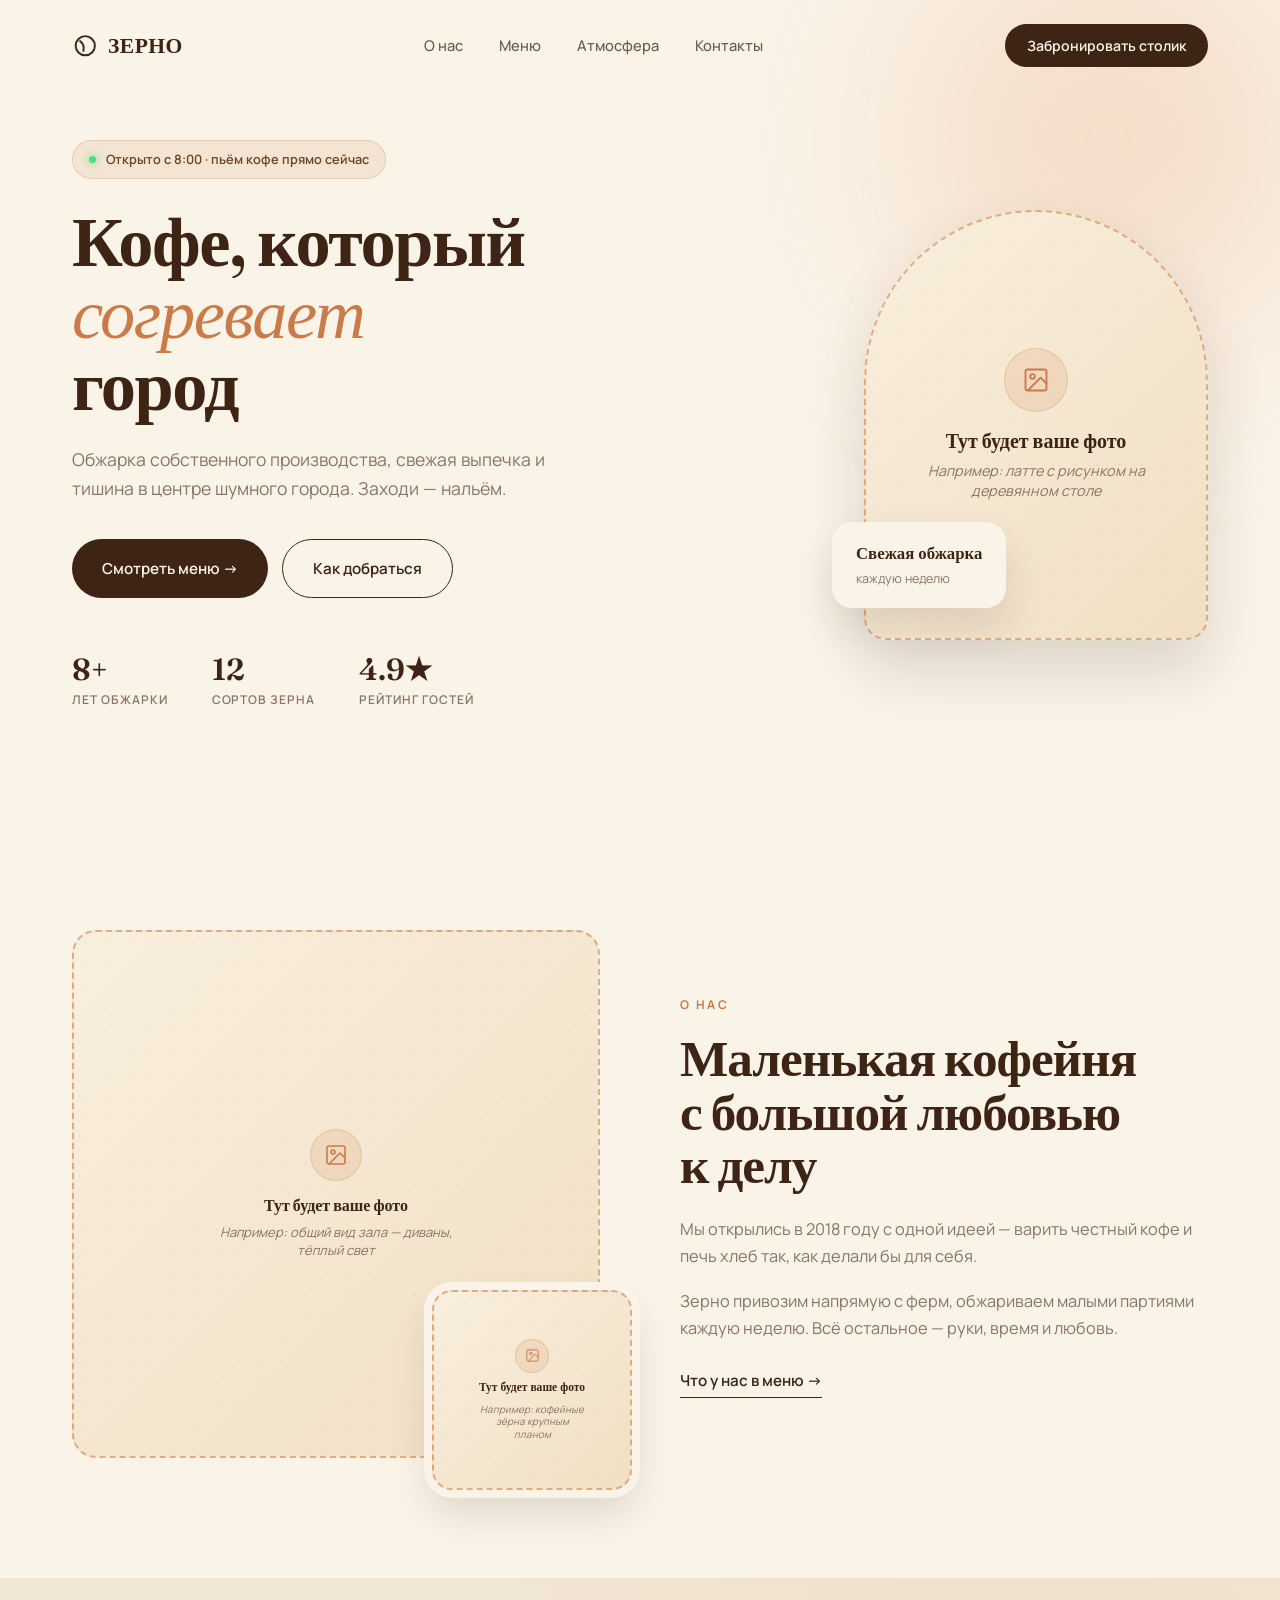
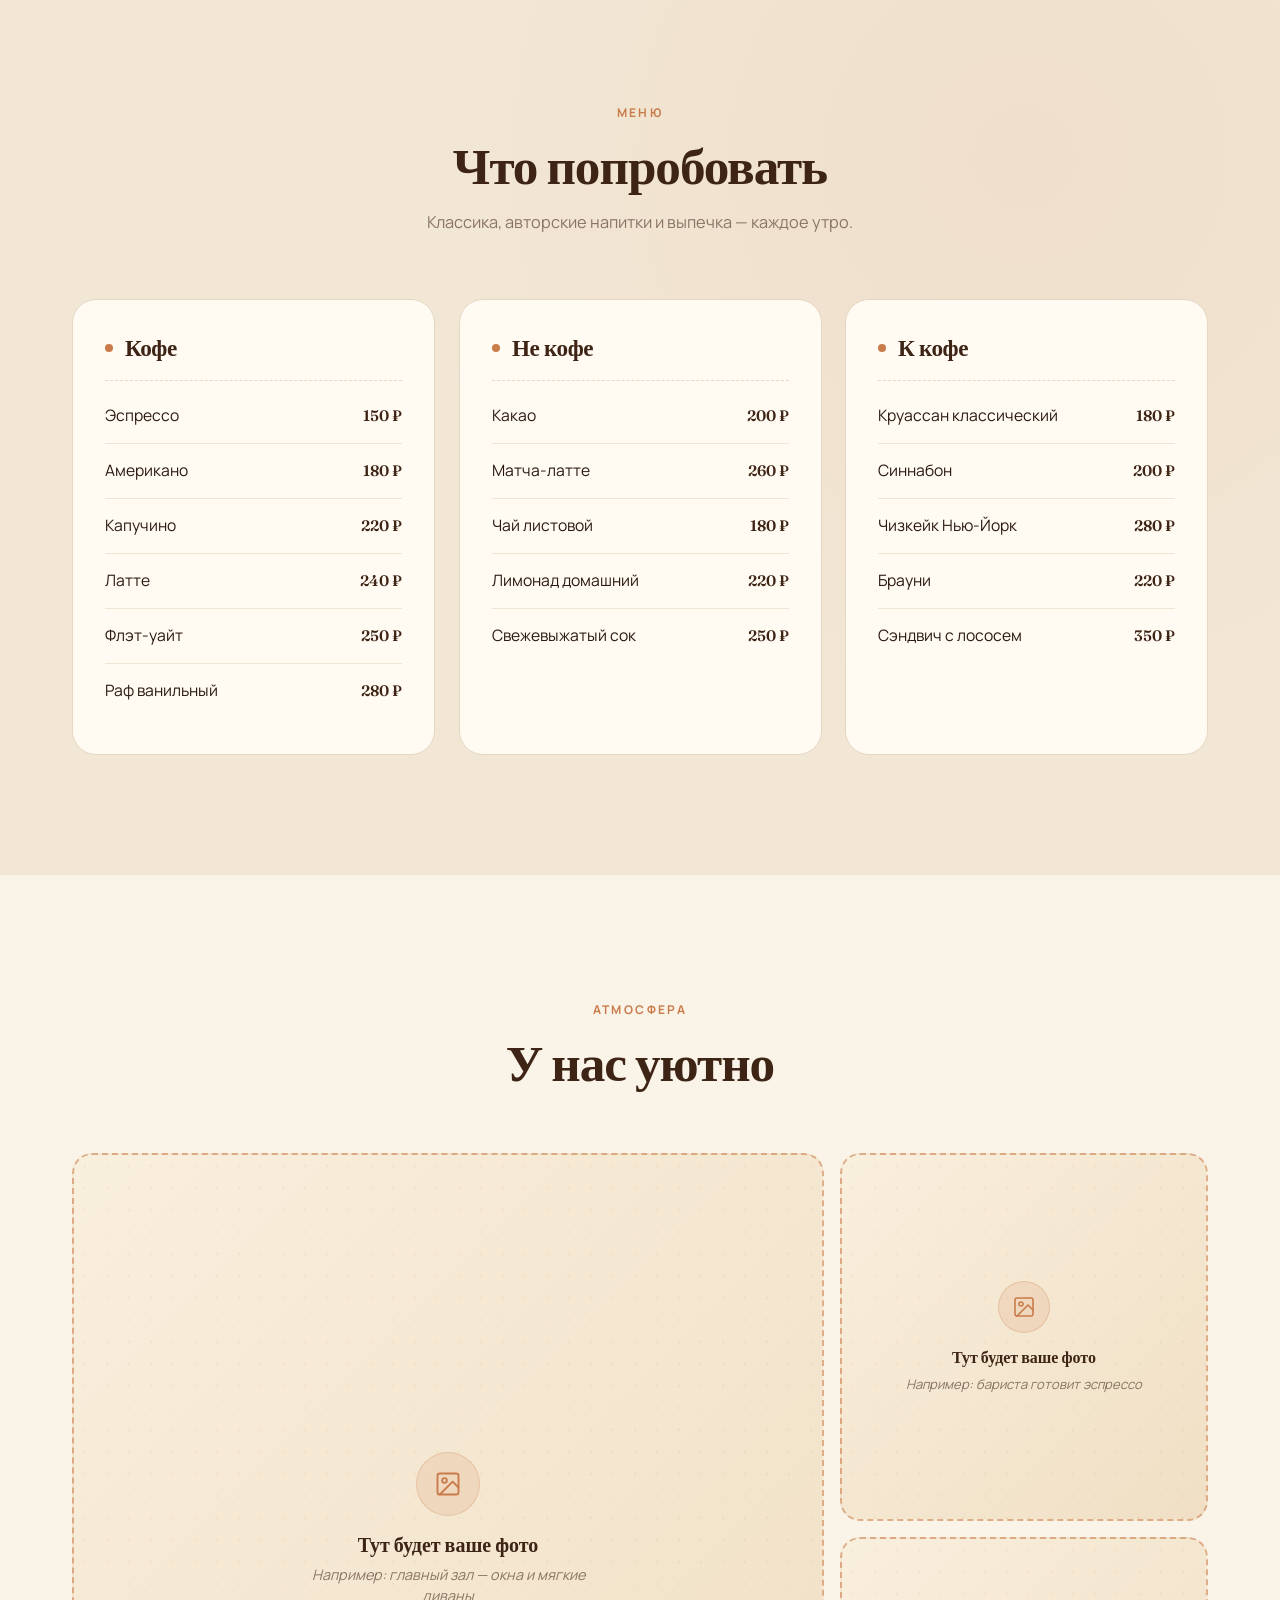
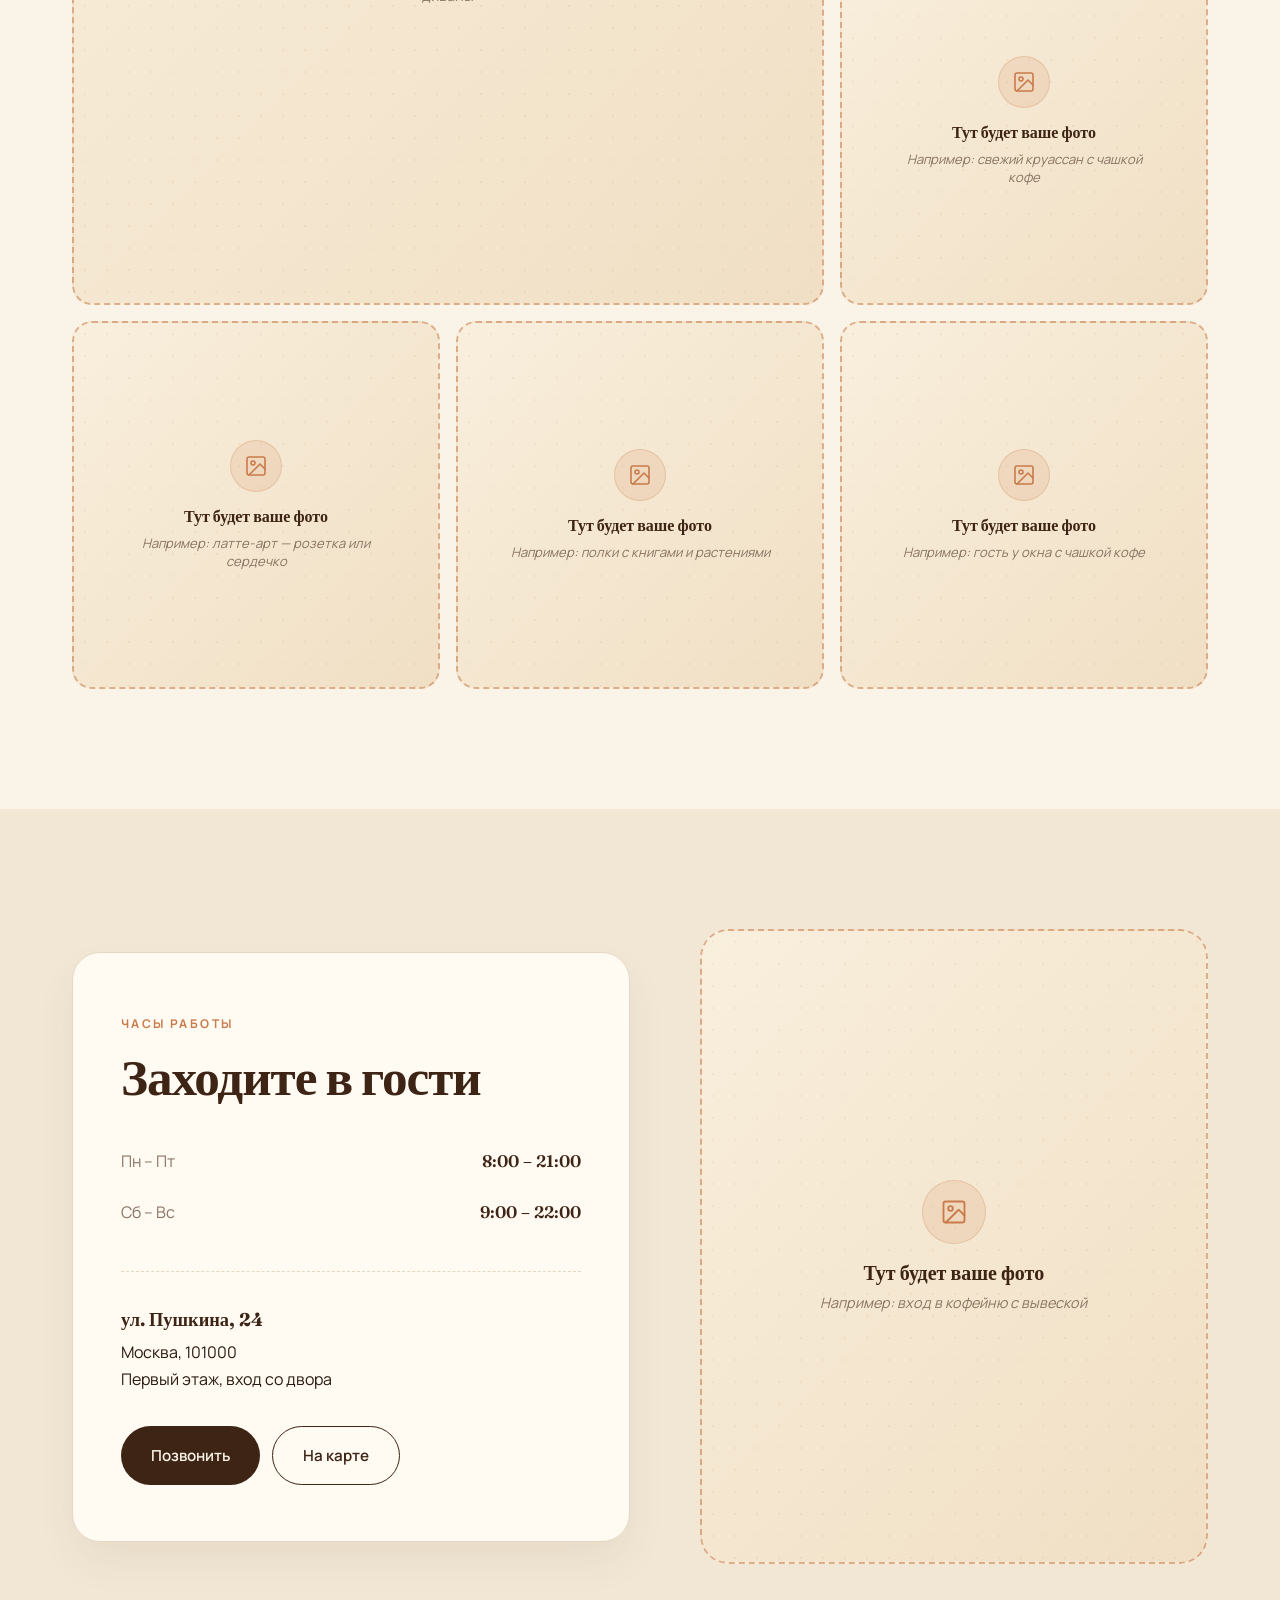
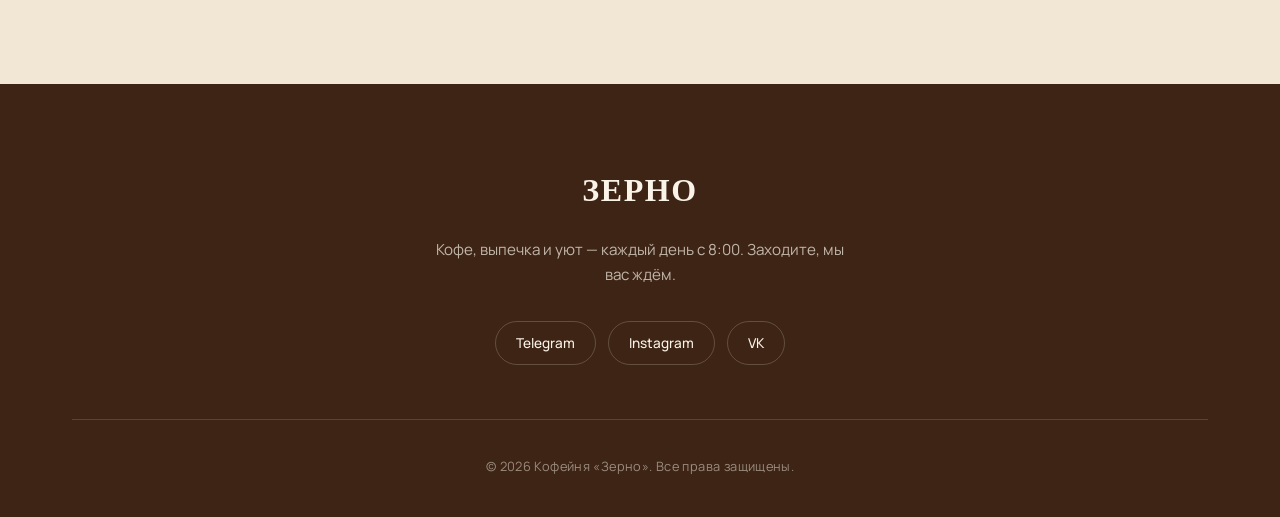
<file: zerno.html>
<!DOCTYPE html>
<html lang="ru">
<head>
<meta charset="UTF-8">
<meta name="viewport" content="width=device-width, initial-scale=1.0">
<title>ЗЕРНО — кофейня в центре города</title>
<link rel="preconnect" href="https://fonts.googleapis.com">
<link rel="preconnect" href="https://fonts.gstatic.com" crossorigin>
<link href="https://fonts.googleapis.com/css2?family=Fraunces:opsz,wght@9..144,400;9..144,500;9..144,600;9..144,700&family=Manrope:wght@400;500;600;700&display=swap" rel="stylesheet">
<style>
  :root{
    --cream:#faf3e8;
    --cream-2:#f2e7d5;
    --paper:#fffaf2;
    --brown:#3d2415;
    --brown-2:#6b4423;
    --text:#2b1a10;
    --muted:#8a7565;
    --accent:#c97b4a;
    --accent-2:#e8a87c;
    --line:#e5d7c3;
  }
  *,*::before,*::after{box-sizing:border-box;margin:0;padding:0}
  html{scroll-behavior:smooth}
  body{
    font-family:'Manrope',system-ui,-apple-system,sans-serif;
    font-size:16px;line-height:1.65;
    background:var(--cream);color:var(--text);
    overflow-x:hidden;-webkit-font-smoothing:antialiased;
  }
  a{color:inherit;text-decoration:none}
  img{display:block;max-width:100%}
  .wrap{max-width:1200px;margin:0 auto;padding:0 32px}

  h1,h2,h3{font-family:'Fraunces',Georgia,serif;font-weight:600;line-height:1.05;letter-spacing:-.02em;color:var(--brown)}
  h1{font-size:clamp(2.4rem,5.5vw,4.4rem);line-height:1.02}
  h2{font-size:clamp(2rem,4vw,3.2rem)}
  h3{font-size:1.3rem}

  .eyebrow{
    display:inline-block;
    font-size:.75rem;letter-spacing:.2em;text-transform:uppercase;
    font-weight:700;color:var(--accent);margin-bottom:16px;
  }

  /* ---------- BUTTONS ---------- */
  .btn{
    display:inline-flex;align-items:center;gap:10px;
    padding:16px 30px;border-radius:999px;
    font-weight:600;font-size:.95rem;font-family:inherit;
    transition:.3s cubic-bezier(.2,.8,.2,1);
    cursor:pointer;border:none;
  }
  .btn-dark{background:var(--brown);color:var(--cream)}
  .btn-dark:hover{background:var(--brown-2);transform:translateY(-2px);box-shadow:0 12px 28px rgba(61,36,21,.25)}
  .btn-outline{background:transparent;color:var(--brown);border:1.5px solid var(--brown)}
  .btn-outline:hover{background:var(--brown);color:var(--cream)}

  /* ---------- NAV ---------- */
  .nav{
    position:fixed;top:0;left:0;right:0;z-index:100;
    transition:.35s;padding:24px 0;
  }
  .nav.scrolled{
    padding:14px 0;
    background:rgba(250,243,232,.9);
    backdrop-filter:blur(14px);-webkit-backdrop-filter:blur(14px);
    border-bottom:1px solid rgba(229,215,195,.7);
    box-shadow:0 6px 24px rgba(61,36,21,.04);
  }
  .nav-inner{
    max-width:1200px;margin:0 auto;padding:0 32px;
    display:flex;align-items:center;justify-content:space-between;gap:20px;
  }
  .logo{
    display:flex;align-items:center;gap:10px;
    font-family:'Fraunces',serif;font-size:1.35rem;font-weight:700;
    color:var(--brown);letter-spacing:.02em;
  }
  .logo svg{width:26px;height:26px;color:var(--brown)}
  .nav-links{display:flex;gap:36px;list-style:none}
  .nav-links a{
    font-size:.92rem;font-weight:500;color:var(--brown);
    opacity:.75;transition:.2s;position:relative;
  }
  .nav-links a:hover{opacity:1}
  .nav-links a::after{
    content:'';position:absolute;left:0;right:0;bottom:-6px;height:2px;
    background:var(--accent);border-radius:2px;
    transform:scaleX(0);transform-origin:left;transition:.3s;
  }
  .nav-links a:hover::after{transform:scaleX(1)}
  .nav-cta{
    padding:10px 22px;border-radius:999px;
    background:var(--brown);color:var(--cream);
    font-size:.88rem;font-weight:600;transition:.3s;
  }
  .nav-cta:hover{background:var(--brown-2);transform:translateY(-1px)}
  .burger{display:none;background:none;border:none;cursor:pointer;padding:8px}
  .burger span{display:block;width:24px;height:2px;background:var(--brown);margin:5px 0;border-radius:2px;transition:.3s}

  /* ---------- HERO ---------- */
  .hero{padding:140px 0 100px;position:relative;overflow:hidden}
  .hero::before{
    content:'';position:absolute;top:-20%;right:-10%;
    width:600px;height:600px;border-radius:50%;
    background:radial-gradient(circle,rgba(232,168,124,.4),transparent 70%);
    filter:blur(80px);pointer-events:none;z-index:0;
  }
  .hero-inner{
    max-width:1200px;margin:0 auto;padding:0 32px;
    display:grid;grid-template-columns:1.05fr 1fr;gap:70px;align-items:center;
    position:relative;z-index:1;
  }
  .hero-badge{
    display:inline-flex;align-items:center;gap:10px;
    padding:8px 16px;border-radius:999px;
    background:rgba(201,123,74,.12);
    border:1px solid rgba(201,123,74,.25);
    font-size:.8rem;font-weight:600;color:var(--brown-2);
    margin-bottom:26px;
  }
  .hero-badge::before{
    content:'';width:7px;height:7px;border-radius:50%;
    background:#4ade80;box-shadow:0 0 8px #4ade80;
    animation:pulse 2s infinite;
  }
  @keyframes pulse{0%,100%{opacity:1}50%{opacity:.5}}
  .hero h1{margin-bottom:24px}
  .hero h1 em{font-style:italic;color:var(--accent);font-weight:500}
  .hero p{font-size:1.1rem;color:var(--muted);max-width:480px;margin-bottom:36px}
  .hero-cta{display:flex;gap:14px;flex-wrap:wrap;margin-bottom:56px}
  .hero-stats{display:flex;gap:44px;flex-wrap:wrap}
  .hero-stats div{display:flex;flex-direction:column}
  .hero-stats strong{font-family:'Fraunces',serif;font-size:1.9rem;color:var(--brown);line-height:1;font-weight:600}
  .hero-stats span{font-size:.75rem;color:var(--muted);margin-top:6px;text-transform:uppercase;letter-spacing:.08em;font-weight:600}
  .hero-media{position:relative;aspect-ratio:4/5;max-width:520px;margin-left:auto}
  .hero-tag{
    position:absolute;bottom:32px;left:-32px;
    background:var(--cream);padding:18px 24px;border-radius:20px;
    box-shadow:0 20px 40px rgba(61,36,21,.12);
    display:flex;flex-direction:column;gap:2px;
    z-index:2;
  }
  .hero-tag strong{font-family:'Fraunces',serif;font-size:1.05rem;color:var(--brown)}
  .hero-tag span{font-size:.78rem;color:var(--muted)}

  /* ---------- PHOTO PLACEHOLDERS ---------- */
  .photo-slot{
    position:relative;
    width:100%;height:100%;
    background:linear-gradient(135deg, #f9efdd 0%, #f0dfc4 100%);
    border:2px dashed rgba(201,123,74,.55);
    border-radius:24px;
    display:flex;align-items:center;justify-content:center;
    overflow:hidden;
    color:var(--brown);
    padding:20px;
    transition:background .4s, border-color .4s;
  }
  .photo-slot::before{
    content:'';position:absolute;inset:0;
    background-image:radial-gradient(circle, rgba(201,123,74,.09) 1px, transparent 1px);
    background-size:22px 22px;
    pointer-events:none;
  }
  .photo-slot-inner{
    position:relative;z-index:1;
    display:flex;flex-direction:column;align-items:center;
    text-align:center;gap:8px;
    padding:0;
    max-width:100%;
  }
  .photo-slot-icon{
    width:52px;height:52px;border-radius:50%;
    background:rgba(201,123,74,.14);
    color:var(--accent);
    display:grid;place-items:center;
    margin-bottom:6px;
    border:1px solid rgba(201,123,74,.25);
    flex-shrink:0;
  }
  .photo-slot-icon svg{width:24px;height:24px}
  .photo-slot strong{
    font-family:'Fraunces',serif;font-weight:600;
    font-size:1rem;color:var(--brown);line-height:1.25;
    display:block;
    word-break:break-word;
  }
  .photo-slot span{
    font-size:.82rem;color:var(--muted);
    font-style:italic;line-height:1.4;
    max-width:260px;
    word-break:break-word;
  }

  /* Large variant (hero, big blocks) */
  .photo-slot-lg .photo-slot-icon{width:64px;height:64px;margin-bottom:8px}
  .photo-slot-lg .photo-slot-icon svg{width:28px;height:28px}
  .photo-slot-lg strong{font-size:1.25rem}
  .photo-slot-lg span{font-size:.9rem;max-width:300px}

  /* Small variant (tiny blocks) */
  .photo-slot-sm{padding:10px}
  .photo-slot-sm .photo-slot-icon{width:34px;height:34px;margin-bottom:0;border-width:1px}
  .photo-slot-sm .photo-slot-icon svg{width:15px;height:15px}
  .photo-slot-sm strong{font-size:.72rem;line-height:1.2}
  .photo-slot-sm span{font-size:.62rem;line-height:1.3;max-width:110px}

  /* Contextual radius */
  .hero-media .photo-slot{
    border-radius:220px 220px 28px 28px;
    border-width:2.5px;
    box-shadow:0 30px 60px rgba(61,36,21,.15);
  }

  /* ---------- ABOUT ---------- */
  .about{padding:120px 0;position:relative}
  .about-grid{display:grid;grid-template-columns:1fr 1fr;gap:80px;align-items:center}
  .about-media{position:relative;aspect-ratio:1;max-width:560px}
  .about-media > .photo-slot{border-radius:24px}
  .about-photo-small{
    position:absolute;bottom:-32px;right:-32px;
    width:200px;height:200px;
    border-radius:20px;
    box-shadow:0 0 0 8px var(--cream), 0 20px 40px rgba(61,36,21,.15);
    z-index:2;
  }
  .about-photo-small .photo-slot{border-radius:20px}
  .about-copy .eyebrow{color:var(--accent)}
  .about-copy h2{margin-bottom:24px}
  .about-copy p{color:var(--muted);margin-bottom:18px;font-size:1.02rem}
  .link-arrow{
    display:inline-flex;align-items:center;gap:8px;
    color:var(--brown);font-weight:600;font-size:.95rem;
    margin-top:8px;padding-bottom:4px;
    border-bottom:1.5px solid var(--brown);
    transition:.3s;
  }
  .link-arrow:hover{gap:14px;color:var(--accent);border-color:var(--accent)}

  /* ---------- MENU ---------- */
  .menu{padding:120px 0;background:var(--cream-2);position:relative}
  .menu::before{
    content:'';position:absolute;inset:0;
    background:radial-gradient(circle at 80% 20%,rgba(201,123,74,.08),transparent 50%);
    pointer-events:none;
  }
  .sec-head{text-align:center;margin-bottom:64px;position:relative}
  .sec-head h2{margin-bottom:16px}
  .sec-head p{color:var(--muted);max-width:520px;margin:0 auto;font-size:1.02rem}
  .menu-grid{display:grid;grid-template-columns:repeat(3,1fr);gap:24px;position:relative}
  .menu-col{
    background:var(--paper);border-radius:24px;padding:36px 32px;
    border:1px solid var(--line);
    transition:.4s cubic-bezier(.2,.8,.2,1);
  }
  .menu-col:hover{transform:translateY(-6px);box-shadow:0 24px 48px rgba(61,36,21,.1)}
  .menu-col h3{
    font-family:'Fraunces',serif;font-size:1.45rem;color:var(--brown);
    padding-bottom:20px;border-bottom:1.5px dashed var(--line);
    display:flex;align-items:center;gap:12px;
  }
  .menu-col h3::before{
    content:'';width:8px;height:8px;border-radius:50%;background:var(--accent);
    flex-shrink:0;
  }
  .menu-col ul{list-style:none;margin-top:8px}
  .menu-col li{
    display:flex;justify-content:space-between;align-items:baseline;gap:16px;
    padding:14px 0;font-size:.98rem;
  }
  .menu-col li + li{border-top:1px solid rgba(229,215,195,.6)}
  .menu-col li span{color:var(--text)}
  .menu-col li em{
    font-family:'Fraunces',serif;font-style:normal;font-weight:600;
    color:var(--brown);font-size:.95rem;white-space:nowrap;
  }

  /* ---------- GALLERY ---------- */
  .gallery{padding:120px 0}
  .gallery-grid{display:grid;grid-template-columns:repeat(3,1fr);gap:16px}
  .gallery-item{
    position:relative;overflow:hidden;border-radius:20px;
    background:var(--cream-2);aspect-ratio:1;
  }
  .gallery-item:nth-child(1){
    grid-column:span 2;grid-row:span 2;aspect-ratio:auto;
  }
  .gallery-item .photo-slot{border-radius:20px}
  .gallery-item:hover .photo-slot{
    background:linear-gradient(135deg, #f5e6cc 0%, #ecd6b3 100%);
    border-color:rgba(201,123,74,.85);
  }

  /* ---------- HOURS ---------- */
  .hours{padding:120px 0;background:var(--cream-2)}
  .hours-grid{display:grid;grid-template-columns:1.1fr 1fr;gap:70px;align-items:center}
  .hours-card{
    background:var(--paper);padding:56px 48px;border-radius:28px;
    border:1px solid var(--line);
    box-shadow:0 20px 40px rgba(61,36,21,.06);
  }
  .hours-card h2{margin-bottom:32px}
  .hours-list{list-style:none;margin-bottom:32px;padding-bottom:32px;border-bottom:1px dashed var(--line)}
  .hours-list li{
    display:flex;justify-content:space-between;align-items:baseline;
    padding:12px 0;font-size:1rem;gap:16px;
  }
  .hours-list li span{color:var(--muted)}
  .hours-list li em{
    font-style:normal;font-weight:600;color:var(--brown);
    font-family:'Fraunces',serif;font-size:1.05rem;
  }
  .hours-address{margin-bottom:32px;line-height:1.7}
  .hours-address strong{
    display:block;color:var(--brown);
    font-family:'Fraunces',serif;font-size:1.15rem;margin-bottom:4px;
  }
  .hours-actions{display:flex;gap:12px;flex-wrap:wrap}
  .hours-media{aspect-ratio:4/5;border-radius:28px;overflow:hidden}
  .hours-media .photo-slot{border-radius:28px}

  /* ---------- FOOTER ---------- */
  footer{background:var(--brown);color:var(--cream);padding:80px 0 40px}
  .footer-inner{display:flex;flex-direction:column;align-items:center;text-align:center;gap:14px}
  .footer-logo{
    font-family:'Fraunces',serif;font-size:2rem;font-weight:700;
    letter-spacing:.05em;color:var(--cream);margin-bottom:6px;
  }
  .footer-inner > p{color:rgba(250,243,232,.7);max-width:420px;font-size:.95rem}
  .footer-socials{display:flex;gap:12px;margin-top:20px;flex-wrap:wrap;justify-content:center}
  .footer-socials a{
    padding:10px 20px;border-radius:999px;
    border:1px solid rgba(250,243,232,.2);color:var(--cream);
    font-size:.85rem;transition:.3s;font-weight:500;
  }
  .footer-socials a:hover{background:var(--cream);color:var(--brown);border-color:var(--cream)}
  .footer-small{
    margin-top:40px;padding-top:36px;
    border-top:1px solid rgba(250,243,232,.15);
    width:100%;font-size:.8rem;color:rgba(250,243,232,.5);
    letter-spacing:.03em;text-align:center;
  }

  /* ---------- REVEAL ---------- */
  .reveal{
    opacity:0;transform:translateY(28px);
    transition:opacity .9s cubic-bezier(.2,.8,.2,1),transform .9s cubic-bezier(.2,.8,.2,1);
    transition-delay:var(--d,0s);will-change:opacity,transform;
  }
  .reveal.in{opacity:1;transform:none}

  /* ---------- RESPONSIVE ---------- */
  @media(max-width:900px){
    .nav-links,.nav-cta{display:none}
    .burger{display:block}
    .nav-links.open{
      display:flex;flex-direction:column;
      position:absolute;top:100%;left:0;right:0;
      background:var(--cream);padding:24px 32px;gap:20px;
      border-bottom:1px solid var(--line);
    }
    .hero-inner{grid-template-columns:1fr;gap:50px;text-align:center}
    .hero-badge{margin-left:auto;margin-right:auto}
    .hero p{margin-left:auto;margin-right:auto}
    .hero-cta{justify-content:center}
    .hero-stats{justify-content:center}
    .hero-media{max-width:440px;margin:0 auto;aspect-ratio:1}
    .hero-media .photo-slot{border-radius:28px}
    .hero-tag{left:auto;right:16px;bottom:16px}
    .about-grid{grid-template-columns:1fr;gap:60px}
    .about-photo-small{width:150px;height:150px;right:16px;bottom:16px;box-shadow:0 0 0 6px var(--cream), 0 20px 40px rgba(61,36,21,.15)}
    .about-photo-small .photo-slot{padding:6px}
    .about-photo-small .photo-slot-icon{width:26px;height:26px}
    .about-photo-small .photo-slot-icon svg{width:12px;height:12px}
    .about-photo-small .photo-slot strong{font-size:.65rem}
    .about-photo-small .photo-slot span{display:none}
    .menu-grid{grid-template-columns:1fr;gap:20px}
    .gallery-grid{grid-template-columns:repeat(2,1fr)}
    .gallery-item:nth-child(1){grid-column:span 2;grid-row:span 1;aspect-ratio:2/1}
    .hours-grid{grid-template-columns:1fr;gap:40px}
    .hours-media{aspect-ratio:4/3;order:-1}
    .hours-card{padding:40px 28px}
    .wrap,.hero-inner,.nav-inner{padding-left:20px;padding-right:20px}
    section{padding:80px 0}
    .hero{padding:120px 0 80px}
  }
  @media(max-width:500px){
    .hero-stats{gap:24px}
    .gallery-grid{grid-template-columns:1fr}
    .gallery-item:nth-child(1){grid-column:span 1;grid-row:span 1;aspect-ratio:1}
  }
</style>
</head>
<body>

<!-- NAV -->
<nav class="nav" id="nav">
  <div class="nav-inner">
    <a href="#" class="logo">
      <svg viewBox="0 0 24 24" fill="none" stroke="currentColor" stroke-width="1.8" stroke-linecap="round" aria-hidden="true">
        <path d="M18.5 5.5c-3.5-3.5-9-3.5-12.5 0s-3.5 9 0 12.5 9 3.5 12.5 0 3.5-9 0-12.5z"/>
        <path d="M7.5 7.5c3 2 4 6 3 9"/>
      </svg>
      <span>ЗЕРНО</span>
    </a>
    <ul class="nav-links" id="navLinks">
      <li><a href="#about">О нас</a></li>
      <li><a href="#menu">Меню</a></li>
      <li><a href="#gallery">Атмосфера</a></li>
      <li><a href="#hours">Контакты</a></li>
    </ul>
    <a href="#hours" class="nav-cta">Забронировать столик</a>
    <button class="burger" id="burger" aria-label="Меню">
      <span></span><span></span><span></span>
    </button>
  </div>
</nav>

<!-- HERO -->
<header class="hero">
  <div class="hero-inner">
    <div class="hero-copy">
      <span class="hero-badge">Открыто с 8:00 · пьём кофе прямо сейчас</span>
      <h1>Кофе, который<br><em>согревает</em><br>город</h1>
      <p>Обжарка собственного производства, свежая выпечка и тишина в центре шумного города. Заходи — нальём.</p>
      <div class="hero-cta">
        <a href="#menu" class="btn btn-dark">Смотреть меню →</a>
        <a href="#hours" class="btn btn-outline">Как добраться</a>
      </div>
      <div class="hero-stats">
        <div><strong>8+</strong><span>лет обжарки</span></div>
        <div><strong>12</strong><span>сортов зерна</span></div>
        <div><strong>4.9★</strong><span>рейтинг гостей</span></div>
      </div>
    </div>
    <div class="hero-media">
      <div class="photo-slot photo-slot-lg">
        <div class="photo-slot-inner">
          <div class="photo-slot-icon">
            <svg viewBox="0 0 24 24" fill="none" stroke="currentColor" stroke-width="1.6" stroke-linecap="round" stroke-linejoin="round">
              <rect x="3" y="3" width="18" height="18" rx="2"/>
              <circle cx="9" cy="9" r="2"/>
              <path d="M21 15l-5-5L5 21"/>
            </svg>
          </div>
          <strong>Тут будет ваше фото</strong>
          <span>Например: латте с рисунком на деревянном столе</span>
        </div>
      </div>
      <div class="hero-tag">
        <strong>Свежая обжарка</strong>
        <span>каждую неделю</span>
      </div>
    </div>
  </div>
</header>

<!-- ABOUT -->
<section class="about" id="about">
  <div class="wrap about-grid">
    <div class="about-media reveal">
      <div class="photo-slot">
        <div class="photo-slot-inner">
          <div class="photo-slot-icon">
            <svg viewBox="0 0 24 24" fill="none" stroke="currentColor" stroke-width="1.6" stroke-linecap="round" stroke-linejoin="round">
              <rect x="3" y="3" width="18" height="18" rx="2"/>
              <circle cx="9" cy="9" r="2"/>
              <path d="M21 15l-5-5L5 21"/>
            </svg>
          </div>
          <strong>Тут будет ваше фото</strong>
          <span>Например: общий вид зала — диваны, тёплый свет</span>
        </div>
      </div>
      <div class="about-photo-small">
        <div class="photo-slot photo-slot-sm">
          <div class="photo-slot-inner">
            <div class="photo-slot-icon">
              <svg viewBox="0 0 24 24" fill="none" stroke="currentColor" stroke-width="1.6" stroke-linecap="round" stroke-linejoin="round">
                <rect x="3" y="3" width="18" height="18" rx="2"/>
                <circle cx="9" cy="9" r="2"/>
                <path d="M21 15l-5-5L5 21"/>
              </svg>
            </div>
            <strong>Тут будет ваше фото</strong>
            <span>Например: кофейные зёрна крупным планом</span>
          </div>
        </div>
      </div>
    </div>
    <div class="about-copy reveal" style="--d:.1s">
      <span class="eyebrow">О нас</span>
      <h2>Маленькая кофейня<br>с большой любовью<br>к делу</h2>
      <p>Мы открылись в 2018 году с одной идеей — варить честный кофе и печь хлеб так, как делали бы для себя.</p>
      <p>Зерно привозим напрямую с ферм, обжариваем малыми партиями каждую неделю. Всё остальное — руки, время и любовь.</p>
      <a href="#menu" class="link-arrow">Что у нас в меню →</a>
    </div>
  </div>
</section>

<!-- MENU -->
<section class="menu" id="menu">
  <div class="wrap">
    <div class="sec-head reveal">
      <span class="eyebrow">Меню</span>
      <h2>Что попробовать</h2>
      <p>Классика, авторские напитки и выпечка — каждое утро.</p>
    </div>
    <div class="menu-grid">
      <div class="menu-col reveal">
        <h3>Кофе</h3>
        <ul>
          <li><span>Эспрессо</span><em>150 ₽</em></li>
          <li><span>Американо</span><em>180 ₽</em></li>
          <li><span>Капучино</span><em>220 ₽</em></li>
          <li><span>Латте</span><em>240 ₽</em></li>
          <li><span>Флэт-уайт</span><em>250 ₽</em></li>
          <li><span>Раф ванильный</span><em>280 ₽</em></li>
        </ul>
      </div>
      <div class="menu-col reveal" style="--d:.1s">
        <h3>Не кофе</h3>
        <ul>
          <li><span>Какао</span><em>200 ₽</em></li>
          <li><span>Матча-латте</span><em>260 ₽</em></li>
          <li><span>Чай листовой</span><em>180 ₽</em></li>
          <li><span>Лимонад домашний</span><em>220 ₽</em></li>
          <li><span>Свежевыжатый сок</span><em>250 ₽</em></li>
        </ul>
      </div>
      <div class="menu-col reveal" style="--d:.2s">
        <h3>К кофе</h3>
        <ul>
          <li><span>Круассан классический</span><em>180 ₽</em></li>
          <li><span>Синнабон</span><em>200 ₽</em></li>
          <li><span>Чизкейк Нью-Йорк</span><em>280 ₽</em></li>
          <li><span>Брауни</span><em>220 ₽</em></li>
          <li><span>Сэндвич с лососем</span><em>350 ₽</em></li>
        </ul>
      </div>
    </div>
  </div>
</section>

<!-- GALLERY -->
<section class="gallery" id="gallery">
  <div class="wrap">
    <div class="sec-head reveal">
      <span class="eyebrow">Атмосфера</span>
      <h2>У нас уютно</h2>
    </div>
    <div class="gallery-grid">
      <div class="gallery-item reveal">
        <div class="photo-slot photo-slot-lg">
          <div class="photo-slot-inner">
            <div class="photo-slot-icon">
              <svg viewBox="0 0 24 24" fill="none" stroke="currentColor" stroke-width="1.6" stroke-linecap="round" stroke-linejoin="round">
                <rect x="3" y="3" width="18" height="18" rx="2"/>
                <circle cx="9" cy="9" r="2"/>
                <path d="M21 15l-5-5L5 21"/>
              </svg>
            </div>
            <strong>Тут будет ваше фото</strong>
            <span>Например: главный зал — окна и мягкие диваны</span>
          </div>
        </div>
      </div>
      <div class="gallery-item reveal" style="--d:.05s">
        <div class="photo-slot">
          <div class="photo-slot-inner">
            <div class="photo-slot-icon">
              <svg viewBox="0 0 24 24" fill="none" stroke="currentColor" stroke-width="1.6" stroke-linecap="round" stroke-linejoin="round">
                <rect x="3" y="3" width="18" height="18" rx="2"/>
                <circle cx="9" cy="9" r="2"/>
                <path d="M21 15l-5-5L5 21"/>
              </svg>
            </div>
            <strong>Тут будет ваше фото</strong>
            <span>Например: бариста готовит эспрессо</span>
          </div>
        </div>
      </div>
      <div class="gallery-item reveal" style="--d:.1s">
        <div class="photo-slot">
          <div class="photo-slot-inner">
            <div class="photo-slot-icon">
              <svg viewBox="0 0 24 24" fill="none" stroke="currentColor" stroke-width="1.6" stroke-linecap="round" stroke-linejoin="round">
                <rect x="3" y="3" width="18" height="18" rx="2"/>
                <circle cx="9" cy="9" r="2"/>
                <path d="M21 15l-5-5L5 21"/>
              </svg>
            </div>
            <strong>Тут будет ваше фото</strong>
            <span>Например: свежий круассан с чашкой кофе</span>
          </div>
        </div>
      </div>
      <div class="gallery-item reveal" style="--d:.15s">
        <div class="photo-slot">
          <div class="photo-slot-inner">
            <div class="photo-slot-icon">
              <svg viewBox="0 0 24 24" fill="none" stroke="currentColor" stroke-width="1.6" stroke-linecap="round" stroke-linejoin="round">
                <rect x="3" y="3" width="18" height="18" rx="2"/>
                <circle cx="9" cy="9" r="2"/>
                <path d="M21 15l-5-5L5 21"/>
              </svg>
            </div>
            <strong>Тут будет ваше фото</strong>
            <span>Например: латте-арт — розетка или сердечко</span>
          </div>
        </div>
      </div>
      <div class="gallery-item reveal" style="--d:.2s">
        <div class="photo-slot">
          <div class="photo-slot-inner">
            <div class="photo-slot-icon">
              <svg viewBox="0 0 24 24" fill="none" stroke="currentColor" stroke-width="1.6" stroke-linecap="round" stroke-linejoin="round">
                <rect x="3" y="3" width="18" height="18" rx="2"/>
                <circle cx="9" cy="9" r="2"/>
                <path d="M21 15l-5-5L5 21"/>
              </svg>
            </div>
            <strong>Тут будет ваше фото</strong>
            <span>Например: полки с книгами и растениями</span>
          </div>
        </div>
      </div>
      <div class="gallery-item reveal" style="--d:.25s">
        <div class="photo-slot">
          <div class="photo-slot-inner">
            <div class="photo-slot-icon">
              <svg viewBox="0 0 24 24" fill="none" stroke="currentColor" stroke-width="1.6" stroke-linecap="round" stroke-linejoin="round">
                <rect x="3" y="3" width="18" height="18" rx="2"/>
                <circle cx="9" cy="9" r="2"/>
                <path d="M21 15l-5-5L5 21"/>
              </svg>
            </div>
            <strong>Тут будет ваше фото</strong>
            <span>Например: гость у окна с чашкой кофе</span>
          </div>
        </div>
      </div>
    </div>
  </div>
</section>

<!-- HOURS -->
<section class="hours" id="hours">
  <div class="wrap hours-grid">
    <div class="hours-card reveal">
      <span class="eyebrow">Часы работы</span>
      <h2>Заходите в гости</h2>
      <ul class="hours-list">
        <li><span>Пн – Пт</span><em>8:00 – 21:00</em></li>
        <li><span>Сб – Вс</span><em>9:00 – 22:00</em></li>
      </ul>
      <div class="hours-address">
        <strong>ул. Пушкина, 24</strong>
        Москва, 101000<br>
        Первый этаж, вход со двора
      </div>
      <div class="hours-actions">
        <a href="tel:+70000000000" class="btn btn-dark">Позвонить</a>
        <a href="#" class="btn btn-outline">На карте</a>
      </div>
    </div>
    <div class="hours-media reveal" style="--d:.1s">
      <div class="photo-slot photo-slot-lg">
        <div class="photo-slot-inner">
          <div class="photo-slot-icon">
            <svg viewBox="0 0 24 24" fill="none" stroke="currentColor" stroke-width="1.6" stroke-linecap="round" stroke-linejoin="round">
              <rect x="3" y="3" width="18" height="18" rx="2"/>
              <circle cx="9" cy="9" r="2"/>
              <path d="M21 15l-5-5L5 21"/>
            </svg>
          </div>
          <strong>Тут будет ваше фото</strong>
          <span>Например: вход в кофейню с вывеской</span>
        </div>
      </div>
    </div>
  </div>
</section>

<!-- FOOTER -->
<footer>
  <div class="wrap footer-inner">
    <div class="footer-logo">ЗЕРНО</div>
    <p>Кофе, выпечка и уют — каждый день с 8:00. Заходите, мы вас ждём.</p>
    <div class="footer-socials">
      <a href="#">Telegram</a>
      <a href="#">Instagram</a>
      <a href="#">VK</a>
    </div>
    <div class="footer-small">© 2026 Кофейня «Зерно». Все права защищены.</div>
  </div>
</footer>

<script>
  /* NAV — фон при скролле */
  const nav = document.getElementById('nav');
  window.addEventListener('scroll', () => {
    nav.classList.toggle('scrolled', window.scrollY > 20);
  }, { passive:true });

  /* Бургер */
  const burger = document.getElementById('burger');
  const navLinks = document.getElementById('navLinks');
  burger.addEventListener('click', () => {
    navLinks.classList.toggle('open');
  });
  navLinks.querySelectorAll('a').forEach(a => {
    a.addEventListener('click', () => navLinks.classList.remove('open'));
  });

  /* Плавное появление */
  const io = new IntersectionObserver((entries) => {
    entries.forEach(en => {
      if(en.isIntersecting){
        en.target.classList.add('in');
        io.unobserve(en.target);
      }
    });
  }, { threshold:0.15, rootMargin:'0px 0px -60px 0px' });
  document.querySelectorAll('.reveal').forEach(el => io.observe(el));
</script>
</body>
</html>
</file>
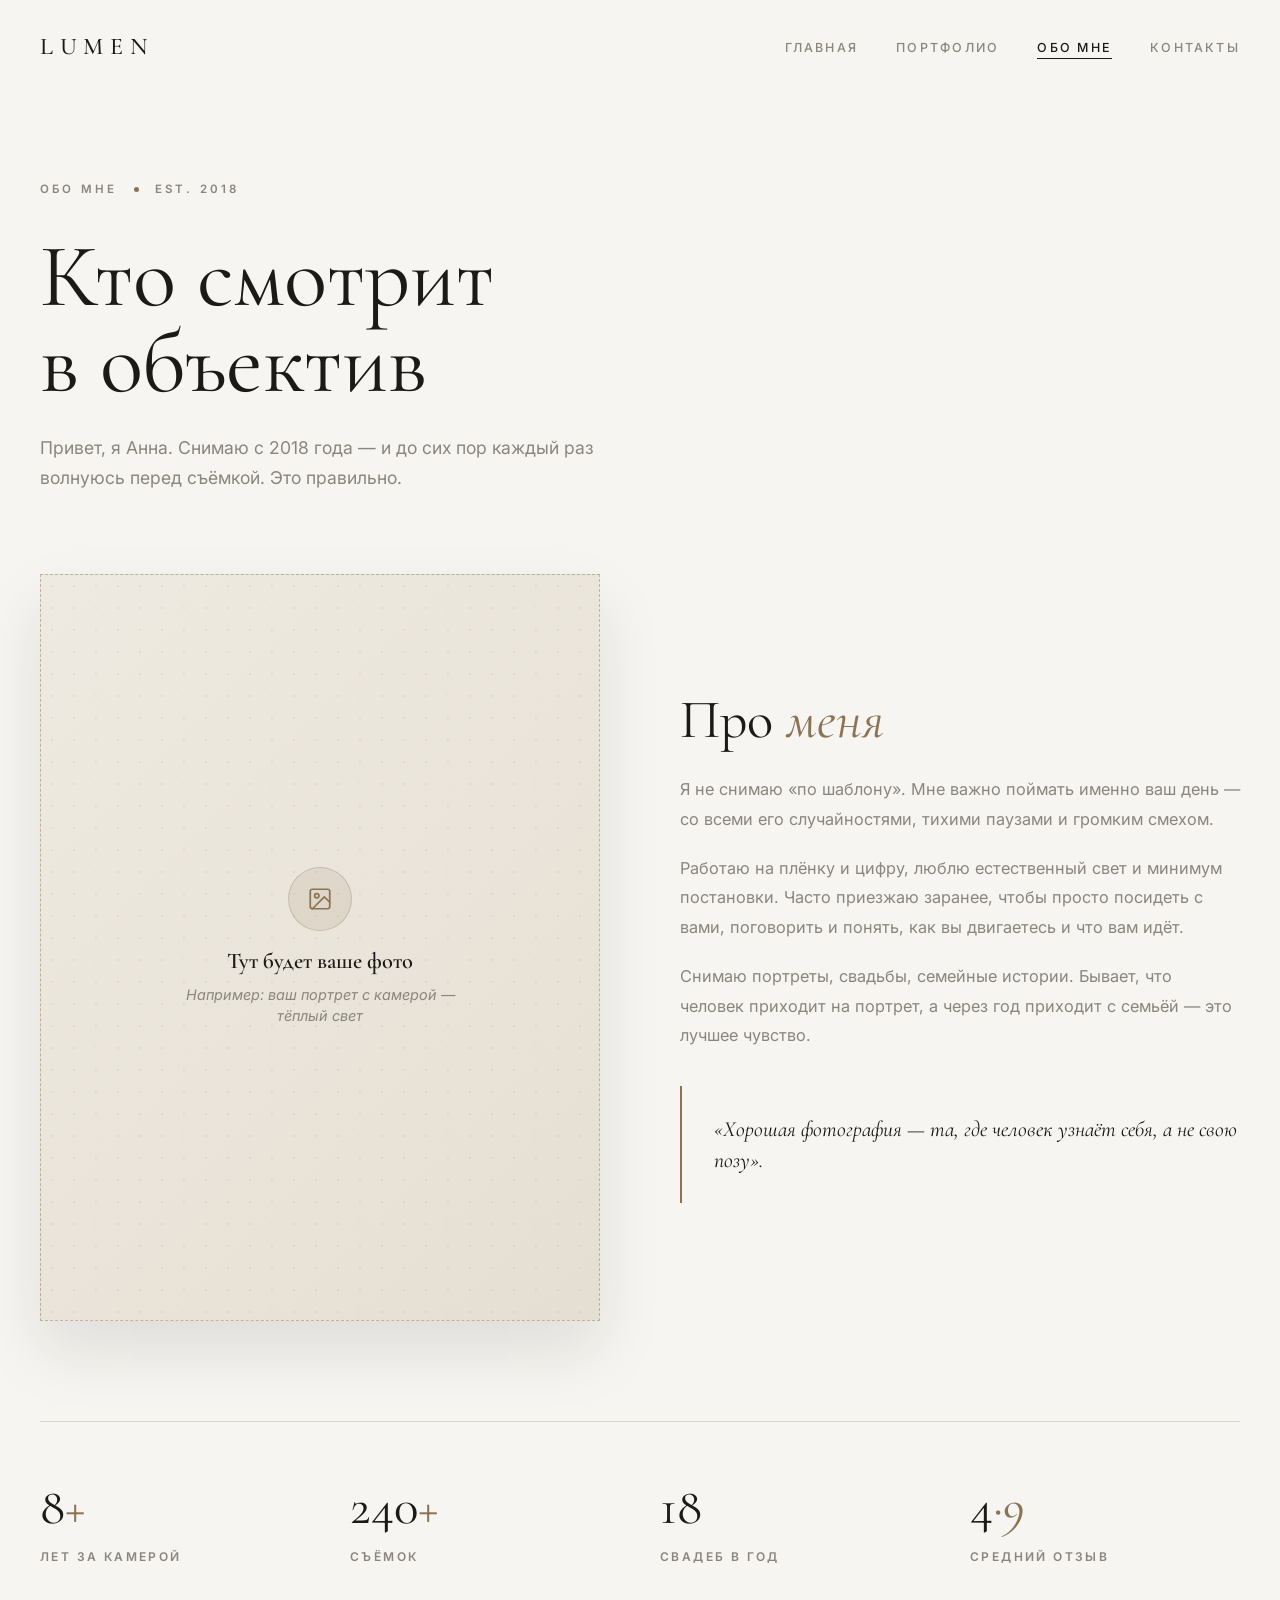
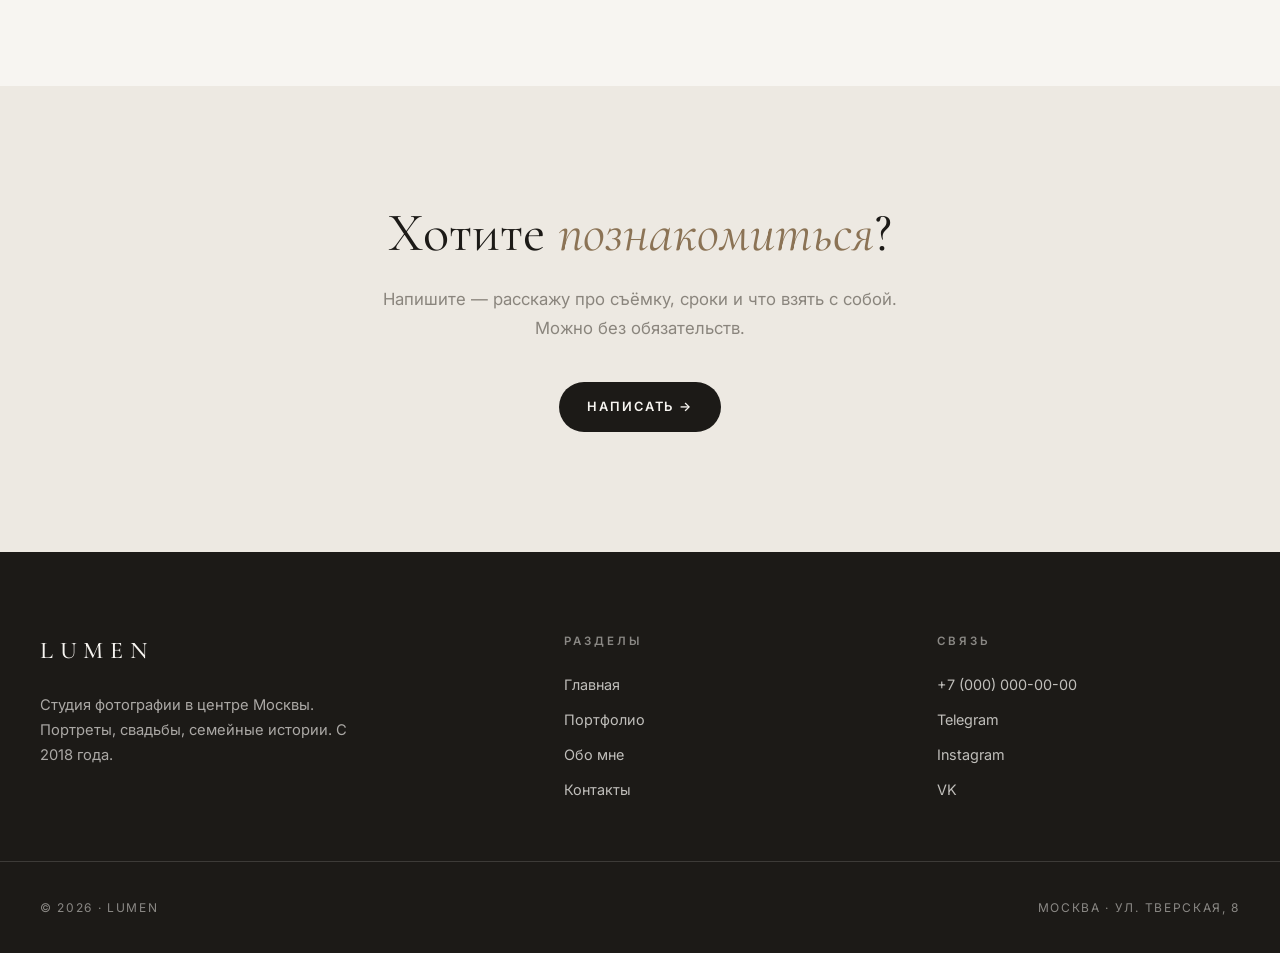
<file: photographer/about.html>
<!DOCTYPE html>
<html lang="ru">
<head>
<meta charset="UTF-8">
<meta name="viewport" content="width=device-width, initial-scale=1.0">
<title>Обо мне — LUMEN</title>
<link rel="preconnect" href="https://fonts.googleapis.com">
<link rel="preconnect" href="https://fonts.gstatic.com" crossorigin>
<link href="https://fonts.googleapis.com/css2?family=Cormorant+Garamond:ital,wght@0,400;0,500;0,600;1,400;1,500&family=Inter:wght@400;500;600;700&display=swap" rel="stylesheet">
<link rel="stylesheet" href="style.css">
</head>
<body>

<nav class="nav" id="nav">
  <div class="nav-inner">
    <a href="index.html" class="logo">LUMEN</a>
    <ul class="nav-links" id="navLinks">
      <li><a href="index.html">Главная</a></li>
      <li><a href="portfolio.html">Портфолио</a></li>
      <li><a href="about.html" class="active">Обо мне</a></li>
      <li><a href="contact.html">Контакты</a></li>
    </ul>
    <button class="burger" id="burger" aria-label="Меню">
      <span></span><span></span><span></span>
    </button>
  </div>
</nav>

<header class="page-hero">
  <div class="wrap">
    <div class="hero-meta">
      <span>Обо мне</span>
      <span class="dot"></span>
      <span>Est. 2018</span>
    </div>
    <h1>Кто смотрит<br>в объектив</h1>
    <p>Привет, я Анна. Снимаю с 2018 года — и до сих пор каждый раз волнуюсь перед съёмкой. Это правильно.</p>
  </div>
</header>

<section style="padding-top:0">
  <div class="wrap">
    <div class="about-grid">
      <div class="about-photo rv">
        <div class="photo-slot photo-slot-lg">
          <div class="photo-slot-inner">
            <div class="photo-slot-icon"><svg viewBox="0 0 24 24" fill="none" stroke="currentColor" stroke-width="1.6" stroke-linecap="round" stroke-linejoin="round"><rect x="3" y="3" width="18" height="18" rx="2"/><circle cx="9" cy="9" r="2"/><path d="M21 15l-5-5L5 21"/></svg></div>
            <strong>Тут будет ваше фото</strong>
            <span>Например: ваш портрет с камерой — тёплый свет</span>
          </div>
        </div>
      </div>
      <div class="about-copy rv" style="--d:.1s">
        <h2>Про <em>меня</em></h2>
        <p>Я не снимаю «по шаблону». Мне важно поймать именно ваш день — со всеми его случайностями, тихими паузами и громким смехом.</p>
        <p>Работаю на плёнку и цифру, люблю естественный свет и минимум постановки. Часто приезжаю заранее, чтобы просто посидеть с вами, поговорить и понять, как вы двигаетесь и что вам идёт.</p>
        <p>Снимаю портреты, свадьбы, семейные истории. Бывает, что человек приходит на портрет, а через год приходит с семьёй — это лучшее чувство.</p>
        <div class="about-quote">«Хорошая фотография — та, где человек узнаёт себя, а не свою позу».</div>
      </div>
    </div>

    <div class="facts">
      <div class="fact rv">
        <div class="num">8<em>+</em></div>
        <div class="lbl">лет за камерой</div>
      </div>
      <div class="fact rv" style="--d:.05s">
        <div class="num">240<em>+</em></div>
        <div class="lbl">съёмок</div>
      </div>
      <div class="fact rv" style="--d:.1s">
        <div class="num">18</div>
        <div class="lbl">свадеб в год</div>
      </div>
      <div class="fact rv" style="--d:.15s">
        <div class="num">4<em>·9</em></div>
        <div class="lbl">средний отзыв</div>
      </div>
    </div>
  </div>
</section>

<section class="cta-block">
  <div class="wrap">
    <h2 class="rv">Хотите <em>познакомиться</em>?</h2>
    <p class="rv" style="--d:.1s">Напишите — расскажу про съёмку, сроки и что взять с собой. Можно без обязательств.</p>
    <a href="contact.html" class="btn btn-dark rv" style="--d:.2s">Написать →</a>
  </div>
</section>

<footer>
  <div class="footer-inner">
    <div class="footer-brand">
      <div class="logo">LUMEN</div>
      <p>Студия фотографии в центре Москвы. Портреты, свадьбы, семейные истории. С 2018 года.</p>
    </div>
    <div class="footer-col">
      <h4>Разделы</h4>
      <ul>
        <li><a href="index.html">Главная</a></li>
        <li><a href="portfolio.html">Портфолио</a></li>
        <li><a href="about.html">Обо мне</a></li>
        <li><a href="contact.html">Контакты</a></li>
      </ul>
    </div>
    <div class="footer-col">
      <h4>Связь</h4>
      <ul>
        <li><a href="tel:+70000000000">+7 (000) 000-00-00</a></li>
        <li><a href="https://t.me/" target="_blank" rel="noopener">Telegram</a></li>
        <li><a href="#">Instagram</a></li>
        <li><a href="#">VK</a></li>
      </ul>
    </div>
  </div>
  <div class="footer-bottom">
    <span>© 2026 · LUMEN</span>
    <span>Москва · ул. Тверская, 8</span>
  </div>
</footer>

<script src="script.js"></script>
</body>
</html>
</file>
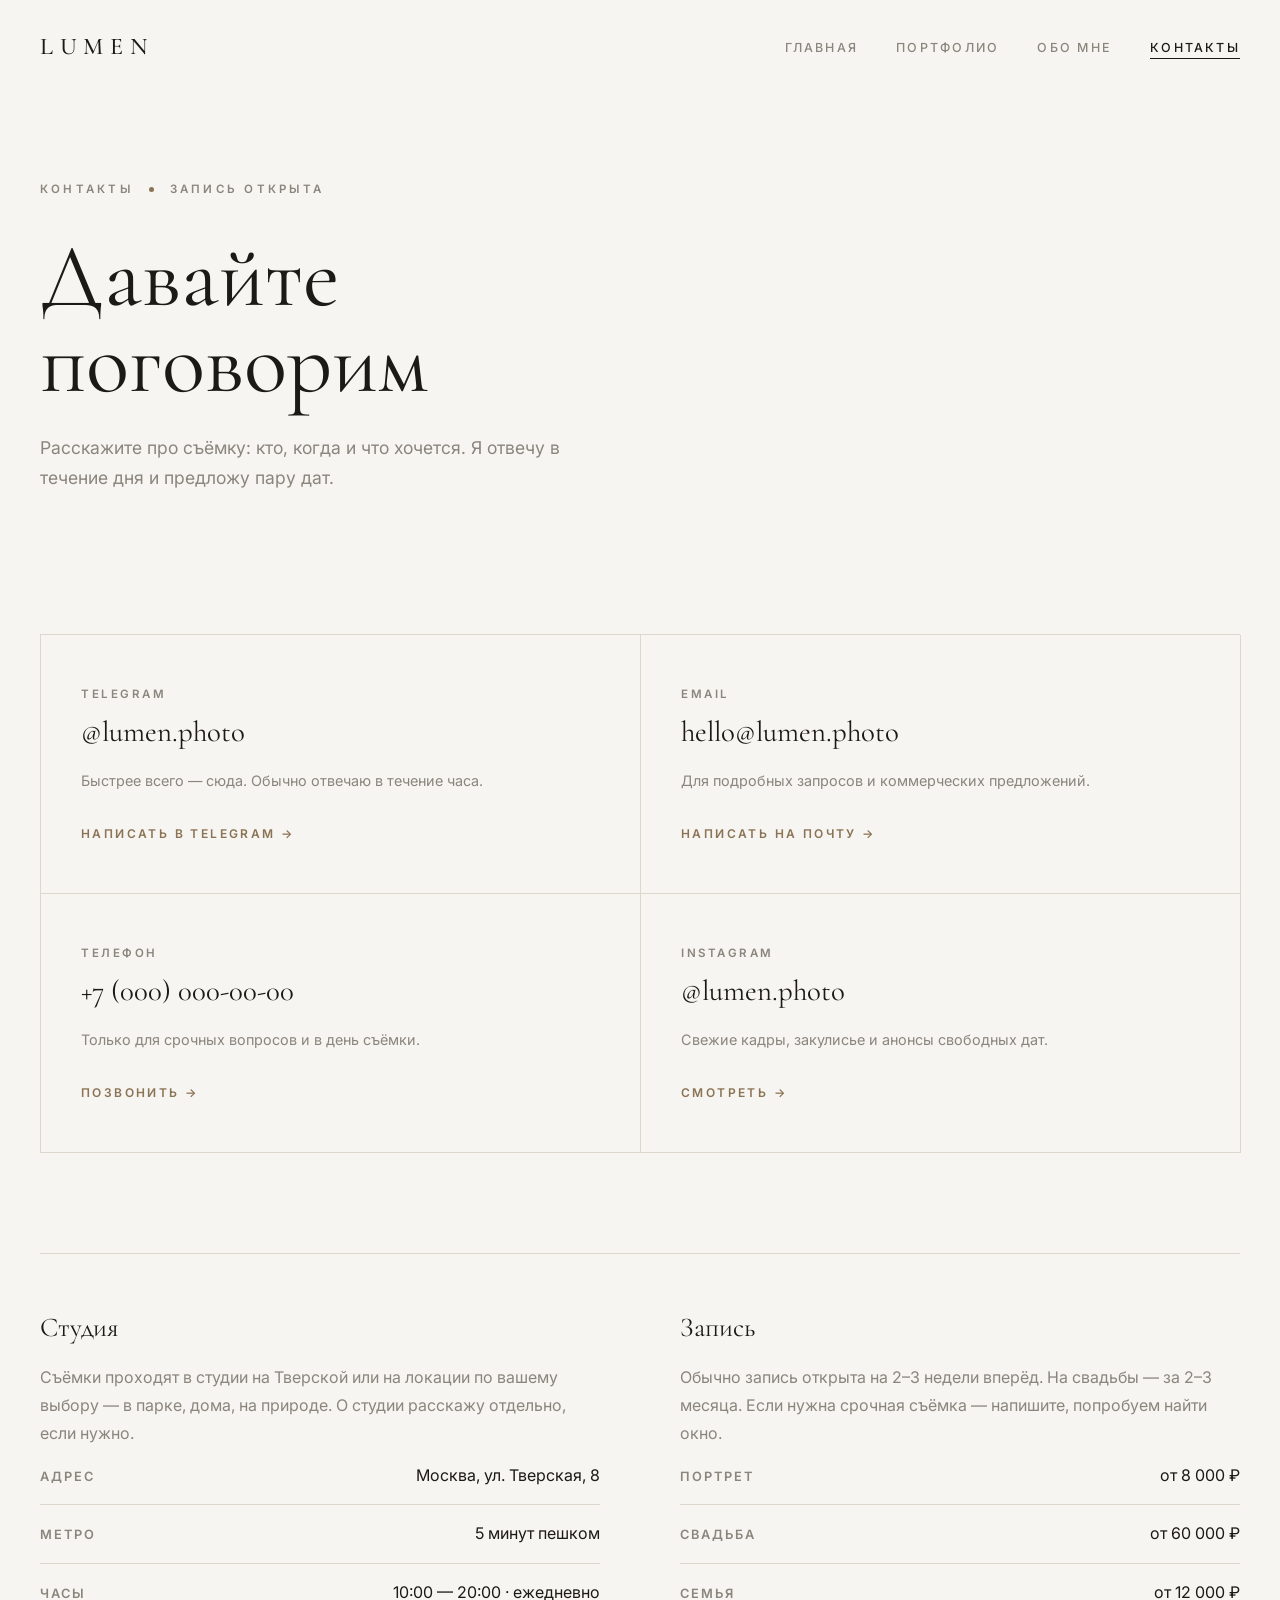
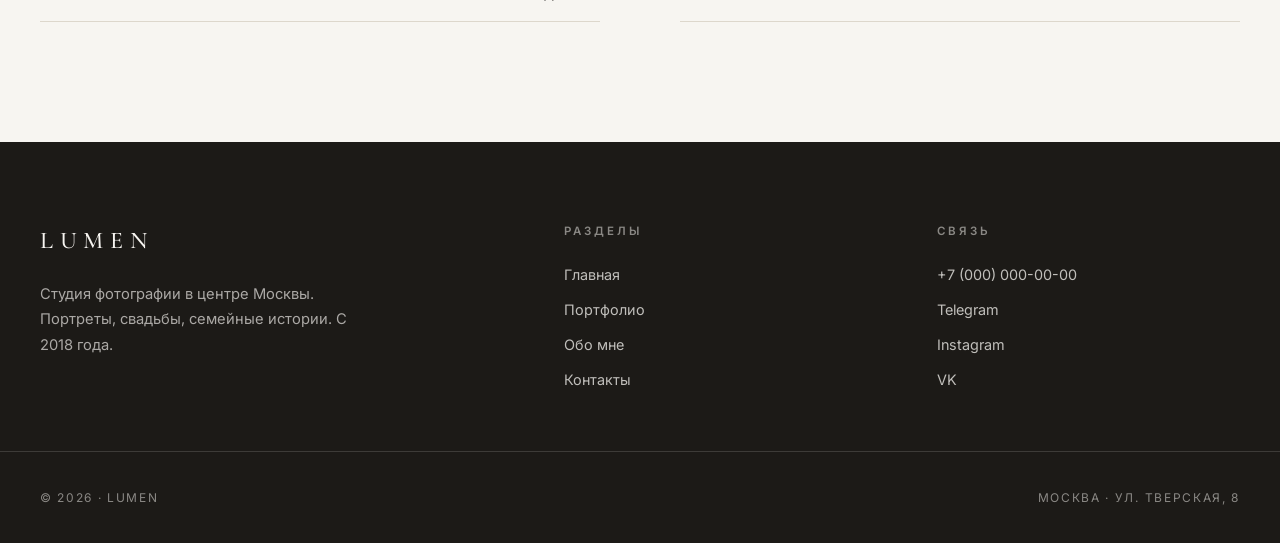
<file: photographer/contact.html>
<!DOCTYPE html>
<html lang="ru">
<head>
<meta charset="UTF-8">
<meta name="viewport" content="width=device-width, initial-scale=1.0">
<title>Контакты — LUMEN</title>
<link rel="preconnect" href="https://fonts.googleapis.com">
<link rel="preconnect" href="https://fonts.gstatic.com" crossorigin>
<link href="https://fonts.googleapis.com/css2?family=Cormorant+Garamond:ital,wght@0,400;0,500;0,600;1,400;1,500&family=Inter:wght@400;500;600;700&display=swap" rel="stylesheet">
<link rel="stylesheet" href="style.css">
</head>
<body>

<nav class="nav" id="nav">
  <div class="nav-inner">
    <a href="index.html" class="logo">LUMEN</a>
    <ul class="nav-links" id="navLinks">
      <li><a href="index.html">Главная</a></li>
      <li><a href="portfolio.html">Портфолио</a></li>
      <li><a href="about.html">Обо мне</a></li>
      <li><a href="contact.html" class="active">Контакты</a></li>
    </ul>
    <button class="burger" id="burger" aria-label="Меню">
      <span></span><span></span><span></span>
    </button>
  </div>
</nav>

<header class="page-hero">
  <div class="wrap">
    <div class="hero-meta">
      <span>Контакты</span>
      <span class="dot"></span>
      <span>Запись открыта</span>
    </div>
    <h1>Давайте<br>поговорим</h1>
    <p>Расскажите про съёмку: кто, когда и что хочется. Я отвечу в течение дня и предложу пару дат.</p>
  </div>
</header>

<section style="padding-top:0">
  <div class="wrap">
    <div class="contact-grid">
      <a href="https://t.me/" target="_blank" rel="noopener" class="contact-item rv">
        <span class="lbl">Telegram</span>
        <span class="val">@lumen.photo</span>
        <span class="desc">Быстрее всего — сюда. Обычно отвечаю в течение часа.</span>
        <span class="arrow">Написать в Telegram →</span>
      </a>
      <a href="mailto:hello@lumen.photo" class="contact-item rv" style="--d:.05s">
        <span class="lbl">Email</span>
        <span class="val">hello@lumen.photo</span>
        <span class="desc">Для подробных запросов и коммерческих предложений.</span>
        <span class="arrow">Написать на почту →</span>
      </a>
      <a href="tel:+70000000000" class="contact-item rv" style="--d:.1s">
        <span class="lbl">Телефон</span>
        <span class="val">+7 (000) 000-00-00</span>
        <span class="desc">Только для срочных вопросов и в день съёмки.</span>
        <span class="arrow">Позвонить →</span>
      </a>
      <a href="https://instagram.com/" target="_blank" rel="noopener" class="contact-item rv" style="--d:.15s">
        <span class="lbl">Instagram</span>
        <span class="val">@lumen.photo</span>
        <span class="desc">Свежие кадры, закулисье и анонсы свободных дат.</span>
        <span class="arrow">Смотреть →</span>
      </a>
    </div>

    <div class="contact-info-block">
      <div class="contact-info-col rv">
        <h3>Студия</h3>
        <p>Съёмки проходят в студии на Тверской или на локации по вашему выбору — в парке, дома, на природе. О студии расскажу отдельно, если нужно.</p>
        <ul>
          <li><span>Адрес</span><em>Москва, ул. Тверская, 8</em></li>
          <li><span>Метро</span><em>5 минут пешком</em></li>
          <li><span>Часы</span><em>10:00 — 20:00 · ежедневно</em></li>
        </ul>
      </div>
      <div class="contact-info-col rv" style="--d:.1s">
        <h3>Запись</h3>
        <p>Обычно запись открыта на 2–3 недели вперёд. На свадьбы — за 2–3 месяца. Если нужна срочная съёмка — напишите, попробуем найти окно.</p>
        <ul>
          <li><span>Портрет</span><em>от 8 000 ₽</em></li>
          <li><span>Свадьба</span><em>от 60 000 ₽</em></li>
          <li><span>Семья</span><em>от 12 000 ₽</em></li>
        </ul>
      </div>
    </div>
  </div>
</section>

<footer>
  <div class="footer-inner">
    <div class="footer-brand">
      <div class="logo">LUMEN</div>
      <p>Студия фотографии в центре Москвы. Портреты, свадьбы, семейные истории. С 2018 года.</p>
    </div>
    <div class="footer-col">
      <h4>Разделы</h4>
      <ul>
        <li><a href="index.html">Главная</a></li>
        <li><a href="portfolio.html">Портфолио</a></li>
        <li><a href="about.html">Обо мне</a></li>
        <li><a href="contact.html">Контакты</a></li>
      </ul>
    </div>
    <div class="footer-col">
      <h4>Связь</h4>
      <ul>
        <li><a href="tel:+70000000000">+7 (000) 000-00-00</a></li>
        <li><a href="https://t.me/" target="_blank" rel="noopener">Telegram</a></li>
        <li><a href="#">Instagram</a></li>
        <li><a href="#">VK</a></li>
      </ul>
    </div>
  </div>
  <div class="footer-bottom">
    <span>© 2026 · LUMEN</span>
    <span>Москва · ул. Тверская, 8</span>
  </div>
</footer>

<script src="script.js"></script>
</body>
</html>
</file>
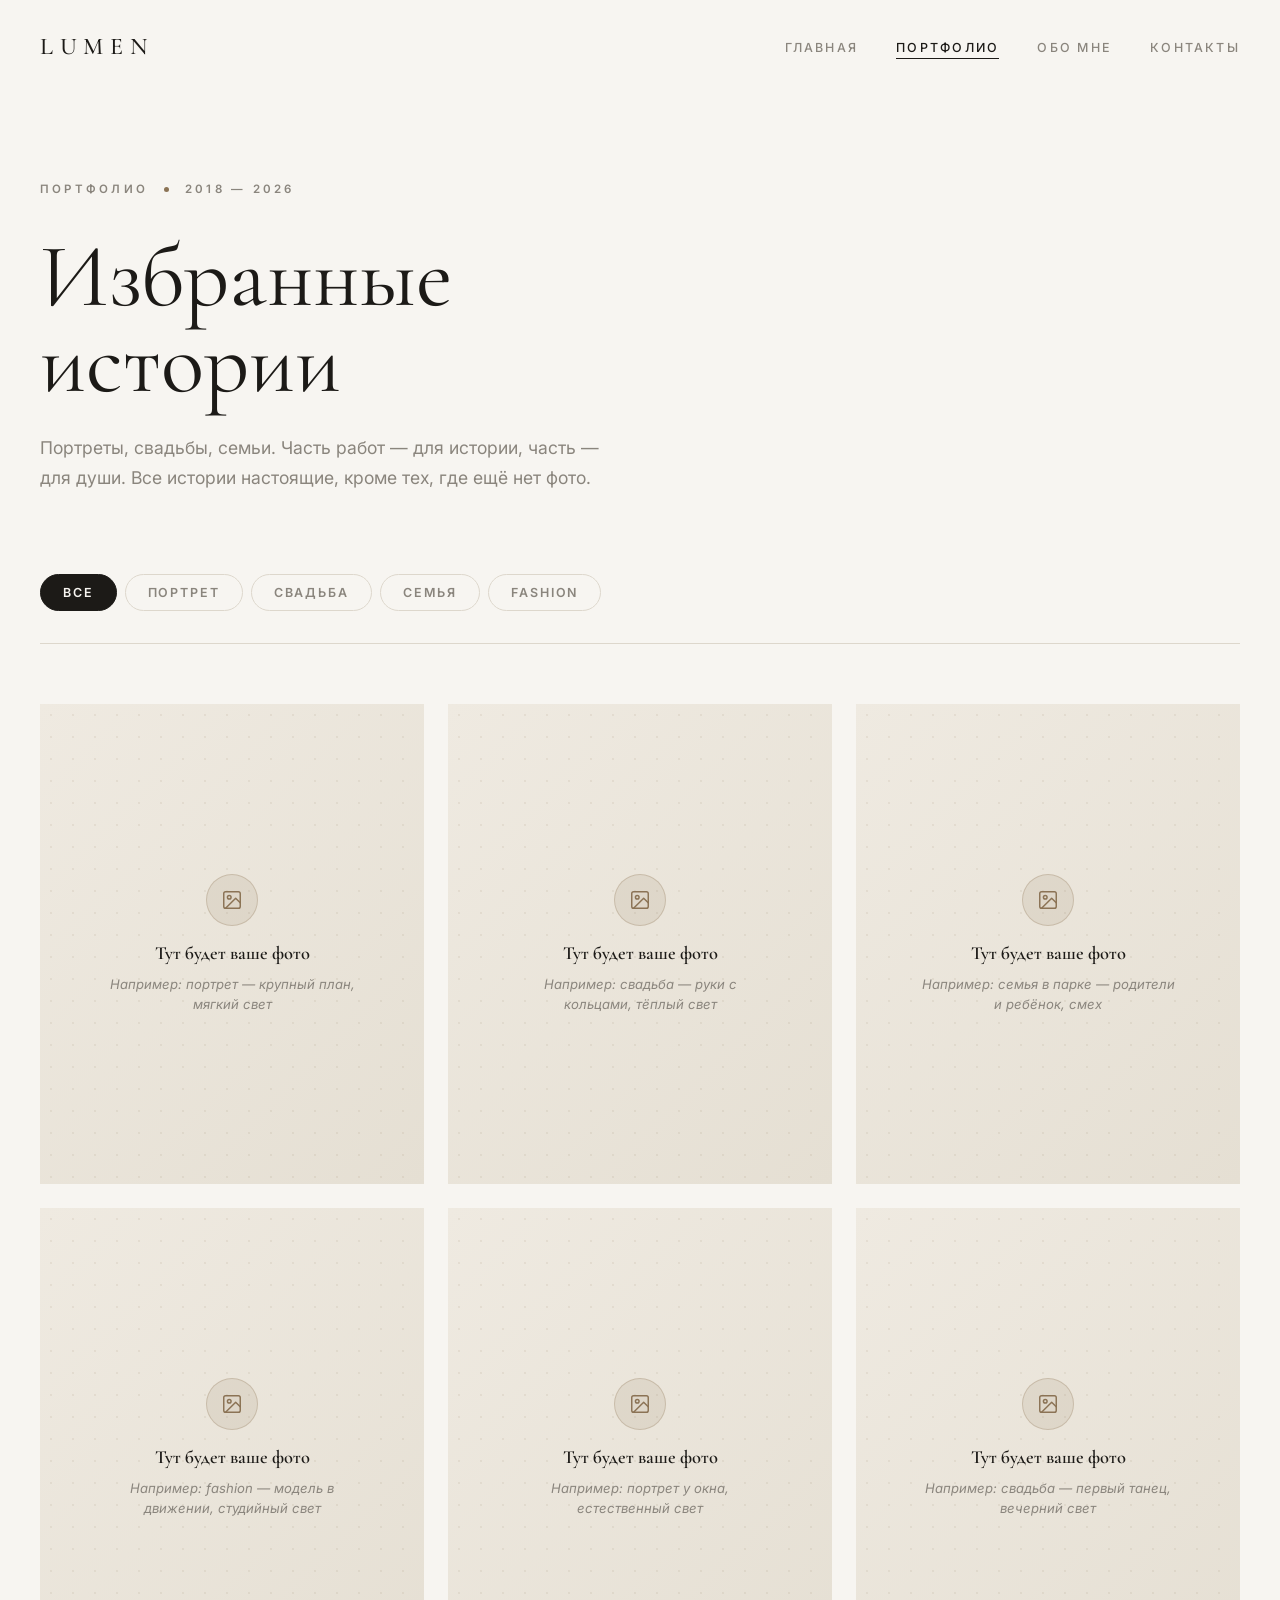
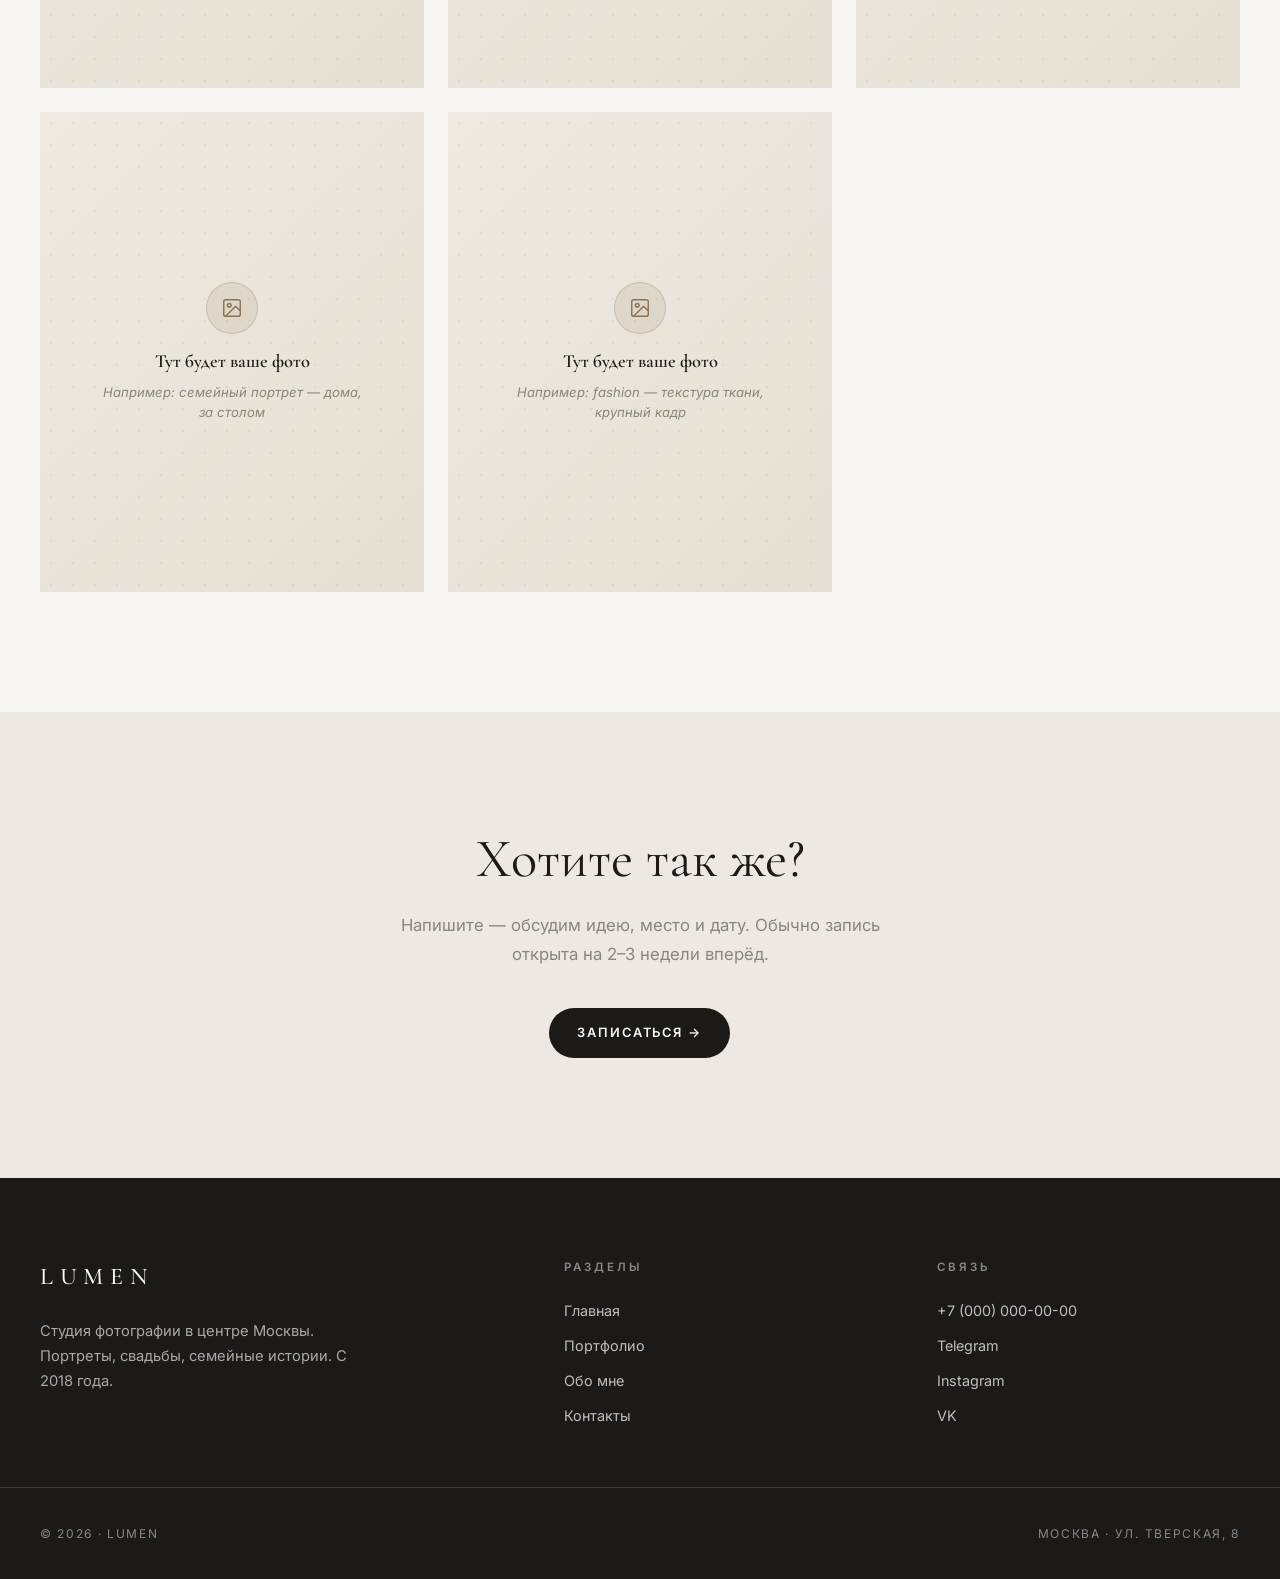
<file: photographer/portfolio.html>
<!DOCTYPE html>
<html lang="ru">
<head>
<meta charset="UTF-8">
<meta name="viewport" content="width=device-width, initial-scale=1.0">
<title>Портфолио — LUMEN</title>
<link rel="preconnect" href="https://fonts.googleapis.com">
<link rel="preconnect" href="https://fonts.gstatic.com" crossorigin>
<link href="https://fonts.googleapis.com/css2?family=Cormorant+Garamond:ital,wght@0,400;0,500;0,600;1,400;1,500&family=Inter:wght@400;500;600;700&display=swap" rel="stylesheet">
<link rel="stylesheet" href="style.css">
</head>
<body>

<nav class="nav" id="nav">
  <div class="nav-inner">
    <a href="index.html" class="logo">LUMEN</a>
    <ul class="nav-links" id="navLinks">
      <li><a href="index.html">Главная</a></li>
      <li><a href="portfolio.html" class="active">Портфолио</a></li>
      <li><a href="about.html">Обо мне</a></li>
      <li><a href="contact.html">Контакты</a></li>
    </ul>
    <button class="burger" id="burger" aria-label="Меню">
      <span></span><span></span><span></span>
    </button>
  </div>
</nav>

<header class="page-hero">
  <div class="wrap">
    <div class="hero-meta">
      <span>Портфолио</span>
      <span class="dot"></span>
      <span>2018 — 2026</span>
    </div>
    <h1>Избранные<br>истории</h1>
    <p>Портреты, свадьбы, семьи. Часть работ — для истории, часть — для души. Все истории настоящие, кроме тех, где ещё нет фото.</p>
  </div>
</header>

<section style="padding-top:0">
  <div class="wrap">
    <div class="filters rv" id="filters">
      <button class="filter active" data-cat="all">Все</button>
      <button class="filter" data-cat="portrait">Портрет</button>
      <button class="filter" data-cat="wedding">Свадьба</button>
      <button class="filter" data-cat="family">Семья</button>
      <button class="filter" data-cat="fashion">Fashion</button>
    </div>

    <div class="works-grid">
      <a href="#" class="work-card rv" data-cat="portrait">
        <div class="photo-slot">
          <div class="photo-slot-inner">
            <div class="photo-slot-icon"><svg viewBox="0 0 24 24" fill="none" stroke="currentColor" stroke-width="1.6" stroke-linecap="round" stroke-linejoin="round"><rect x="3" y="3" width="18" height="18" rx="2"/><circle cx="9" cy="9" r="2"/><path d="M21 15l-5-5L5 21"/></svg></div>
            <strong>Тут будет ваше фото</strong>
            <span>Например: портрет — крупный план, мягкий свет</span>
          </div>
        </div>
        <div class="work-meta"><span class="cat">Портрет</span><span class="title">Тихая комната</span></div>
      </a>
      <a href="#" class="work-card rv" data-cat="wedding" style="--d:.05s">
        <div class="photo-slot">
          <div class="photo-slot-inner">
            <div class="photo-slot-icon"><svg viewBox="0 0 24 24" fill="none" stroke="currentColor" stroke-width="1.6" stroke-linecap="round" stroke-linejoin="round"><rect x="3" y="3" width="18" height="18" rx="2"/><circle cx="9" cy="9" r="2"/><path d="M21 15l-5-5L5 21"/></svg></div>
            <strong>Тут будет ваше фото</strong>
            <span>Например: свадьба — руки с кольцами, тёплый свет</span>
          </div>
        </div>
        <div class="work-meta"><span class="cat">Свадьба</span><span class="title">Марина и Павел</span></div>
      </a>
      <a href="#" class="work-card rv" data-cat="family" style="--d:.1s">
        <div class="photo-slot">
          <div class="photo-slot-inner">
            <div class="photo-slot-icon"><svg viewBox="0 0 24 24" fill="none" stroke="currentColor" stroke-width="1.6" stroke-linecap="round" stroke-linejoin="round"><rect x="3" y="3" width="18" height="18" rx="2"/><circle cx="9" cy="9" r="2"/><path d="M21 15l-5-5L5 21"/></svg></div>
            <strong>Тут будет ваше фото</strong>
            <span>Например: семья в парке — родители и ребёнок, смех</span>
          </div>
        </div>
        <div class="work-meta"><span class="cat">Семья</span><span class="title">Утро в парке</span></div>
      </a>
      <a href="#" class="work-card rv" data-cat="fashion" style="--d:.15s">
        <div class="photo-slot">
          <div class="photo-slot-inner">
            <div class="photo-slot-icon"><svg viewBox="0 0 24 24" fill="none" stroke="currentColor" stroke-width="1.6" stroke-linecap="round" stroke-linejoin="round"><rect x="3" y="3" width="18" height="18" rx="2"/><circle cx="9" cy="9" r="2"/><path d="M21 15l-5-5L5 21"/></svg></div>
            <strong>Тут будет ваше фото</strong>
            <span>Например: fashion — модель в движении, студийный свет</span>
          </div>
        </div>
        <div class="work-meta"><span class="cat">Fashion</span><span class="title">Чёрное и белое</span></div>
      </a>
      <a href="#" class="work-card rv" data-cat="portrait" style="--d:.2s">
        <div class="photo-slot">
          <div class="photo-slot-inner">
            <div class="photo-slot-icon"><svg viewBox="0 0 24 24" fill="none" stroke="currentColor" stroke-width="1.6" stroke-linecap="round" stroke-linejoin="round"><rect x="3" y="3" width="18" height="18" rx="2"/><circle cx="9" cy="9" r="2"/><path d="M21 15l-5-5L5 21"/></svg></div>
            <strong>Тут будет ваше фото</strong>
            <span>Например: портрет у окна, естественный свет</span>
          </div>
        </div>
        <div class="work-meta"><span class="cat">Портрет</span><span class="title">День рождения</span></div>
      </a>
      <a href="#" class="work-card rv" data-cat="wedding" style="--d:.25s">
        <div class="photo-slot">
          <div class="photo-slot-inner">
            <div class="photo-slot-icon"><svg viewBox="0 0 24 24" fill="none" stroke="currentColor" stroke-width="1.6" stroke-linecap="round" stroke-linejoin="round"><rect x="3" y="3" width="18" height="18" rx="2"/><circle cx="9" cy="9" r="2"/><path d="M21 15l-5-5L5 21"/></svg></div>
            <strong>Тут будет ваше фото</strong>
            <span>Например: свадьба — первый танец, вечерний свет</span>
          </div>
        </div>
        <div class="work-meta"><span class="cat">Свадьба</span><span class="title">Первый танец</span></div>
      </a>
      <a href="#" class="work-card rv" data-cat="family" style="--d:.3s">
        <div class="photo-slot">
          <div class="photo-slot-inner">
            <div class="photo-slot-icon"><svg viewBox="0 0 24 24" fill="none" stroke="currentColor" stroke-width="1.6" stroke-linecap="round" stroke-linejoin="round"><rect x="3" y="3" width="18" height="18" rx="2"/><circle cx="9" cy="9" r="2"/><path d="M21 15l-5-5L5 21"/></svg></div>
            <strong>Тут будет ваше фото</strong>
            <span>Например: семейный портрет — дома, за столом</span>
          </div>
        </div>
        <div class="work-meta"><span class="cat">Семья</span><span class="title">Воскресный обед</span></div>
      </a>
      <a href="#" class="work-card rv" data-cat="fashion" style="--d:.35s">
        <div class="photo-slot">
          <div class="photo-slot-inner">
            <div class="photo-slot-icon"><svg viewBox="0 0 24 24" fill="none" stroke="currentColor" stroke-width="1.6" stroke-linecap="round" stroke-linejoin="round"><rect x="3" y="3" width="18" height="18" rx="2"/><circle cx="9" cy="9" r="2"/><path d="M21 15l-5-5L5 21"/></svg></div>
            <strong>Тут будет ваше фото</strong>
            <span>Например: fashion — текстура ткани, крупный кадр</span>
          </div>
        </div>
        <div class="work-meta"><span class="cat">Fashion</span><span class="title">Ткань и свет</span></div>
      </a>
    </div>
  </div>
</section>

<section class="cta-block">
  <div class="wrap">
    <h2 class="rv">Хотите так же?</h2>
    <p class="rv" style="--d:.1s">Напишите — обсудим идею, место и дату. Обычно запись открыта на 2–3 недели вперёд.</p>
    <a href="contact.html" class="btn btn-dark rv" style="--d:.2s">Записаться →</a>
  </div>
</section>

<footer>
  <div class="footer-inner">
    <div class="footer-brand">
      <div class="logo">LUMEN</div>
      <p>Студия фотографии в центре Москвы. Портреты, свадьбы, семейные истории. С 2018 года.</p>
    </div>
    <div class="footer-col">
      <h4>Разделы</h4>
      <ul>
        <li><a href="index.html">Главная</a></li>
        <li><a href="portfolio.html">Портфолио</a></li>
        <li><a href="about.html">Обо мне</a></li>
        <li><a href="contact.html">Контакты</a></li>
      </ul>
    </div>
    <div class="footer-col">
      <h4>Связь</h4>
      <ul>
        <li><a href="tel:+70000000000">+7 (000) 000-00-00</a></li>
        <li><a href="https://t.me/" target="_blank" rel="noopener">Telegram</a></li>
        <li><a href="#">Instagram</a></li>
        <li><a href="#">VK</a></li>
      </ul>
    </div>
  </div>
  <div class="footer-bottom">
    <span>© 2026 · LUMEN</span>
    <span>Москва · ул. Тверская, 8</span>
  </div>
</footer>

<script src="script.js"></script>
</body>
</html>
</file>
<file: photographer/style.css>
:root{
  --bg:#f7f5f1;
  --bg-2:#ede9e2;
  --text:#1c1a17;
  --muted:#8a857d;
  --accent:#8b7355;
  --accent-2:#a8896c;
  --line:#ddd7cc;
}
*{margin:0;padding:0;box-sizing:border-box}
html{scroll-behavior:smooth}
body{
  font-family:'Inter',system-ui,sans-serif;
  background:var(--bg);color:var(--text);
  line-height:1.6;overflow-x:hidden;
  -webkit-font-smoothing:antialiased;
}
a{color:inherit;text-decoration:none}
img{display:block;max-width:100%}
.wrap{max-width:1300px;margin:0 auto;padding:0 40px}

h1,h2,h3{
  font-family:'Cormorant Garamond',Georgia,serif;
  font-weight:400;line-height:1.05;
}
h1{font-size:clamp(3rem,7vw,6rem);line-height:.95}
h2{font-size:clamp(2rem,4.5vw,3.4rem);line-height:1}
h3{font-size:1.5rem}

/* ---------- NAV ---------- */
.nav{
  position:fixed;top:0;left:0;right:0;z-index:100;
  padding:28px 0;transition:.35s;
}
.nav.scrolled{
  padding:16px 0;
  background:rgba(247,245,241,.92);
  backdrop-filter:blur(16px);-webkit-backdrop-filter:blur(16px);
  border-bottom:1px solid var(--line);
}
.nav-inner{
  max-width:1300px;margin:0 auto;padding:0 40px;
  display:flex;align-items:center;justify-content:space-between;gap:24px;
}
.logo{
  font-family:'Cormorant Garamond',Georgia,serif;
  font-size:1.5rem;letter-spacing:.28em;
  font-weight:500;text-transform:uppercase;
}
.nav-links{display:flex;gap:38px;list-style:none}
.nav-links a{
  font-size:.78rem;font-weight:500;letter-spacing:.18em;
  text-transform:uppercase;color:var(--muted);transition:.25s;
  position:relative;padding-bottom:4px;
}
.nav-links a:hover,.nav-links a.active{color:var(--text)}
.nav-links a::after{
  content:'';position:absolute;left:0;right:0;bottom:0;height:1px;
  background:var(--text);transform:scaleX(0);transform-origin:left;transition:.35s;
}
.nav-links a:hover::after,.nav-links a.active::after{transform:scaleX(1)}
.burger{display:none;background:none;border:none;cursor:pointer;padding:8px}
.burger span{display:block;width:24px;height:1.5px;background:var(--text);margin:6px 0;transition:.3s}
.burger.open span:nth-child(1){transform:translateY(7.5px) rotate(45deg)}
.burger.open span:nth-child(2){opacity:0}
.burger.open span:nth-child(3){transform:translateY(-7.5px) rotate(-45deg)}

/* ---------- BUTTONS ---------- */
.btn{
  display:inline-flex;align-items:center;gap:10px;
  padding:15px 28px;border-radius:999px;
  font-size:.8rem;font-weight:600;letter-spacing:.15em;
  text-transform:uppercase;transition:.3s;cursor:pointer;border:none;
  font-family:'Inter',sans-serif;
}
.btn-dark{background:var(--text);color:var(--bg)}
.btn-dark:hover{background:var(--accent);transform:translateY(-2px)}
.btn-outline{background:transparent;color:var(--text);border:1px solid var(--text)}
.btn-outline:hover{background:var(--text);color:var(--bg)}

/* ---------- PHOTO PLACEHOLDER ---------- */
.photo-slot{
  position:relative;width:100%;height:100%;
  background:linear-gradient(135deg,#efeae1 0%,#e5dfd3 100%);
  border:1.5px dashed rgba(139,115,85,.45);
  display:flex;align-items:center;justify-content:center;
  overflow:hidden;color:var(--text);padding:20px;
  transition:.4s;
}
.photo-slot::before{
  content:'';position:absolute;inset:0;
  background-image:radial-gradient(circle,rgba(139,115,85,.1) 1px,transparent 1px);
  background-size:22px 22px;pointer-events:none;
}
.photo-slot-inner{
  position:relative;z-index:1;
  display:flex;flex-direction:column;align-items:center;
  text-align:center;gap:10px;max-width:100%;
}
.photo-slot-icon{
  width:52px;height:52px;border-radius:50%;
  background:rgba(139,115,85,.12);color:var(--accent);
  border:1px solid rgba(139,115,85,.28);
  display:grid;place-items:center;margin-bottom:6px;flex-shrink:0;
}
.photo-slot-icon svg{width:22px;height:22px}
.photo-slot strong{
  font-family:'Cormorant Garamond',Georgia,serif;
  font-weight:600;font-size:1.15rem;
  line-height:1.25;color:var(--text);
  word-break:break-word;
}
.photo-slot span{
  font-size:.82rem;color:var(--muted);
  font-style:italic;line-height:1.45;
  max-width:260px;word-break:break-word;
}
.photo-slot-lg .photo-slot-icon{width:64px;height:64px}
.photo-slot-lg .photo-slot-icon svg{width:26px;height:26px}
.photo-slot-lg strong{font-size:1.4rem}
.photo-slot-lg span{font-size:.9rem;max-width:320px}

/* ---------- HERO ---------- */
.hero{padding:180px 0 80px}
.hero-inner{max-width:1300px;margin:0 auto;padding:0 40px}
.hero-meta{
  display:flex;gap:16px;align-items:center;
  font-size:.72rem;letter-spacing:.28em;
  text-transform:uppercase;color:var(--muted);
  font-weight:600;margin-bottom:36px;flex-wrap:wrap;
}
.hero-meta .dot{width:5px;height:5px;border-radius:50%;background:var(--accent)}
.hero h1{margin-bottom:40px}
.hero h1 em{font-style:italic;color:var(--accent)}
.hero-bottom{
  display:grid;grid-template-columns:1fr 1fr;gap:60px;
  align-items:end;padding-top:36px;border-top:1px solid var(--line);
  margin-top:20px;
}
.hero-bottom p{font-size:1.05rem;color:var(--muted);max-width:440px;line-height:1.75}
.hero-cta{display:flex;gap:12px;flex-wrap:wrap;justify-content:flex-end}
.hero-photo{margin-top:80px;aspect-ratio:21/9;position:relative}
.hero-photo .photo-slot{box-shadow:0 30px 80px rgba(28,26,23,.12)}

/* ---------- SECTION BASE ---------- */
section{padding:120px 0}
.sec-head{max-width:700px;margin-bottom:70px}
.sec-label{
  font-size:.72rem;letter-spacing:.3em;
  text-transform:uppercase;color:var(--accent);
  font-weight:600;margin-bottom:20px;display:block;
}
.sec-head h2{margin-bottom:20px}
.sec-head p{color:var(--muted);font-size:1.05rem;line-height:1.75}

/* ---------- WORKS GRID ---------- */
.works-grid{display:grid;grid-template-columns:repeat(3,1fr);gap:24px}
.work-card{
  display:block;position:relative;
  aspect-ratio:4/5;overflow:hidden;
  transition:.4s;
}
.work-card:hover{transform:translateY(-4px)}
.work-card .photo-slot{border:none;transition:.5s}
.work-card:hover .photo-slot{
  background:linear-gradient(135deg,#e8e1d5 0%,#ddd5c6 100%);
}
.work-meta{
  position:absolute;bottom:0;left:0;right:0;
  padding:28px 24px;
  background:linear-gradient(to top,rgba(28,26,23,.85),transparent);
  color:#fff;
  display:flex;flex-direction:column;gap:4px;
  opacity:0;transition:.4s;
  z-index:2;
}
.work-card:hover .work-meta{opacity:1}
.work-meta .cat{
  font-size:.7rem;letter-spacing:.2em;
  text-transform:uppercase;opacity:.8;
  font-weight:600;
}
.work-meta .title{
  font-family:'Cormorant Garamond',Georgia,serif;
  font-size:1.5rem;line-height:1.1;
}

/* ---------- SERVICES BRIEF ---------- */
.services-brief{
  display:grid;grid-template-columns:repeat(3,1fr);gap:40px;
  margin-top:20px;
}
.service-brief{border-top:1px solid var(--line);padding-top:32px}
.service-brief .num{
  font-family:'Cormorant Garamond',Georgia,serif;
  font-style:italic;font-size:1.1rem;
  color:var(--accent);margin-bottom:16px;
}
.service-brief h3{font-size:1.7rem;margin-bottom:12px}
.service-brief p{color:var(--muted);font-size:.92rem;line-height:1.65}
.service-brief .price{
  margin-top:20px;
  font-family:'Cormorant Garamond',Georgia,serif;
  font-size:1.25rem;color:var(--text);
}

/* ---------- CTA BLOCK ---------- */
.cta-block{
  padding:120px 0;
  background:var(--bg-2);
  text-align:center;
}
.cta-block h2{
  margin-bottom:24px;max-width:820px;
  margin-left:auto;margin-right:auto;
}
.cta-block h2 em{font-style:italic;color:var(--accent)}
.cta-block p{
  color:var(--muted);font-size:1.05rem;
  max-width:520px;margin:0 auto 40px;line-height:1.7;
}

/* ---------- PAGE HERO ---------- */
.page-hero{padding:180px 0 80px}
.page-hero h1{margin-bottom:28px}
.page-hero p{color:var(--muted);font-size:1.1rem;max-width:560px;line-height:1.75}

/* ---------- FILTERS ---------- */
.filters{
  display:flex;gap:8px;flex-wrap:wrap;
  margin-bottom:60px;
  padding-bottom:32px;border-bottom:1px solid var(--line);
}
.filter{
  padding:10px 22px;border-radius:999px;
  font-size:.78rem;font-weight:600;
  letter-spacing:.15em;text-transform:uppercase;
  background:transparent;color:var(--muted);
  border:1px solid var(--line);cursor:pointer;
  transition:.3s;font-family:inherit;
}
.filter:hover{color:var(--text);border-color:var(--text)}
.filter.active{background:var(--text);color:var(--bg);border-color:var(--text)}

/* ---------- ABOUT PAGE ---------- */
.about-grid{
  display:grid;grid-template-columns:1fr 1fr;
  gap:80px;align-items:center;
  margin-bottom:100px;
}
.about-photo{aspect-ratio:3/4;position:relative}
.about-photo .photo-slot{box-shadow:0 30px 60px rgba(28,26,23,.1)}
.about-copy h2{margin-bottom:28px}
.about-copy h2 em{font-style:italic;color:var(--accent)}
.about-copy p{color:var(--muted);font-size:1.02rem;line-height:1.8;margin-bottom:20px}
.about-quote{
  margin-top:36px;padding:28px 0 28px 32px;
  border-left:2px solid var(--accent);
  font-family:'Cormorant Garamond',Georgia,serif;
  font-style:italic;font-size:1.35rem;
  line-height:1.4;color:var(--text);
}
.facts{
  display:grid;grid-template-columns:repeat(4,1fr);gap:40px;
  padding-top:60px;border-top:1px solid var(--line);
}
.fact .num{
  font-family:'Cormorant Garamond',Georgia,serif;
  font-size:3.2rem;line-height:1;
  color:var(--text);margin-bottom:14px;
}
.fact .num em{font-style:italic;color:var(--accent)}
.fact .lbl{
  font-size:.75rem;letter-spacing:.2em;
  text-transform:uppercase;color:var(--muted);
  font-weight:600;
}

/* ---------- CONTACTS PAGE ---------- */
.contact-grid{
  display:grid;grid-template-columns:repeat(2,1fr);
  gap:0;
  border-top:1px solid var(--line);border-left:1px solid var(--line);
  margin-top:60px;
}
.contact-item{
  padding:50px 40px;
  border-right:1px solid var(--line);border-bottom:1px solid var(--line);
  transition:.3s;display:flex;flex-direction:column;gap:12px;
}
.contact-item:hover{background:var(--bg-2)}
.contact-item .lbl{
  font-size:.72rem;letter-spacing:.22em;
  text-transform:uppercase;color:var(--muted);
  font-weight:600;
}
.contact-item .val{
  font-family:'Cormorant Garamond',Georgia,serif;
  font-size:1.8rem;color:var(--text);
  line-height:1.2;
}
.contact-item .desc{color:var(--muted);font-size:.9rem;line-height:1.5;margin-top:8px}
.contact-item .arrow{
  margin-top:20px;
  font-size:.75rem;letter-spacing:.2em;
  text-transform:uppercase;color:var(--accent);
  font-weight:600;
  display:inline-flex;align-items:center;gap:8px;
  transition:.3s;
}
.contact-item:hover .arrow{gap:14px;color:var(--text)}

.contact-info-block{
  margin-top:100px;
  padding-top:60px;border-top:1px solid var(--line);
  display:grid;grid-template-columns:1fr 1fr;gap:80px;
}
.contact-info-col h3{font-size:1.7rem;margin-bottom:20px}
.contact-info-col p{color:var(--muted);font-size:1rem;line-height:1.75}
.contact-info-col ul{list-style:none;display:flex;flex-direction:column;gap:16px;margin-top:16px}
.contact-info-col li{
  display:flex;justify-content:space-between;
  align-items:baseline;gap:20px;
  padding-bottom:16px;border-bottom:1px solid var(--line);
}
.contact-info-col li span{
  color:var(--muted);font-size:.8rem;
  text-transform:uppercase;letter-spacing:.15em;
  font-weight:600;
}
.contact-info-col li em{font-style:normal;color:var(--text);font-size:1rem}

/* ---------- FOOTER ---------- */
footer{background:var(--text);color:var(--bg);padding:80px 0 36px}
.footer-inner{
  max-width:1300px;margin:0 auto;padding:0 40px;
  display:grid;grid-template-columns:1.5fr 1fr 1fr;
  gap:70px;margin-bottom:60px;
}
.footer-brand .logo{
  color:var(--bg);font-size:1.5rem;
  letter-spacing:.28em;margin-bottom:22px;display:block;
}
.footer-brand p{color:rgba(247,245,241,.65);font-size:.92rem;max-width:320px;line-height:1.7}
.footer-col h4{
  font-size:.72rem;letter-spacing:.25em;
  text-transform:uppercase;color:rgba(247,245,241,.5);
  margin-bottom:22px;font-weight:600;
}
.footer-col ul{list-style:none;display:flex;flex-direction:column;gap:12px}
.footer-col a,.footer-col li{color:rgba(247,245,241,.75);font-size:.9rem;transition:.2s}
.footer-col a:hover{color:var(--bg)}
.footer-bottom{
  max-width:1300px;margin:0 auto;padding:36px 40px 0;
  border-top:1px solid rgba(247,245,241,.15);
  display:flex;justify-content:space-between;align-items:center;
  gap:20px;flex-wrap:wrap;
  font-size:.75rem;letter-spacing:.14em;
  text-transform:uppercase;color:rgba(247,245,241,.5);
}

/* ---------- REVEAL ---------- */
.rv{
  opacity:0;transform:translateY(30px);
  transition:opacity 1s cubic-bezier(.2,.8,.2,1),transform 1s cubic-bezier(.2,.8,.2,1);
  transition-delay:var(--d,0s);will-change:opacity,transform;
}
.rv.in{opacity:1;transform:none}

/* ---------- RESPONSIVE ---------- */
@media(max-width:1000px){
  .nav-links{display:none}
  .burger{display:block}
  .nav-links.open{
    display:flex;flex-direction:column;
    position:absolute;top:100%;left:0;right:0;
    background:var(--bg);padding:28px 40px;gap:22px;
    border-bottom:1px solid var(--line);
  }
  .hero{padding:140px 0 60px}
  .hero-bottom{grid-template-columns:1fr;gap:28px}
  .hero-cta{justify-content:flex-start}
  .hero-photo{margin-top:50px;aspect-ratio:4/3}
  section{padding:90px 0}
  .works-grid{grid-template-columns:repeat(2,1fr)}
  .services-brief{grid-template-columns:1fr;gap:32px}
  .about-grid{grid-template-columns:1fr;gap:60px}
  .about-photo{max-width:460px;margin:0 auto}
  .facts{grid-template-columns:repeat(2,1fr);gap:32px}
  .contact-grid{grid-template-columns:1fr}
  .contact-info-block{grid-template-columns:1fr;gap:50px}
  .footer-inner{grid-template-columns:1fr 1fr;gap:40px}
  .footer-brand{grid-column:span 2}
  .page-hero{padding:140px 0 60px}
}
@media(max-width:600px){
  .wrap,.hero-inner,.nav-inner,.footer-inner,.footer-bottom,.page-hero{padding-left:20px;padding-right:20px}
  .nav-inner{padding-left:20px;padding-right:20px}
  .hero h1{font-size:clamp(2.2rem,10vw,4rem)}
  .works-grid{grid-template-columns:1fr}
  .facts{grid-template-columns:1fr;gap:24px}
  .contact-item{padding:36px 24px}
  .footer-inner{grid-template-columns:1fr}
  .footer-brand{grid-column:span 1}
}
</file>
